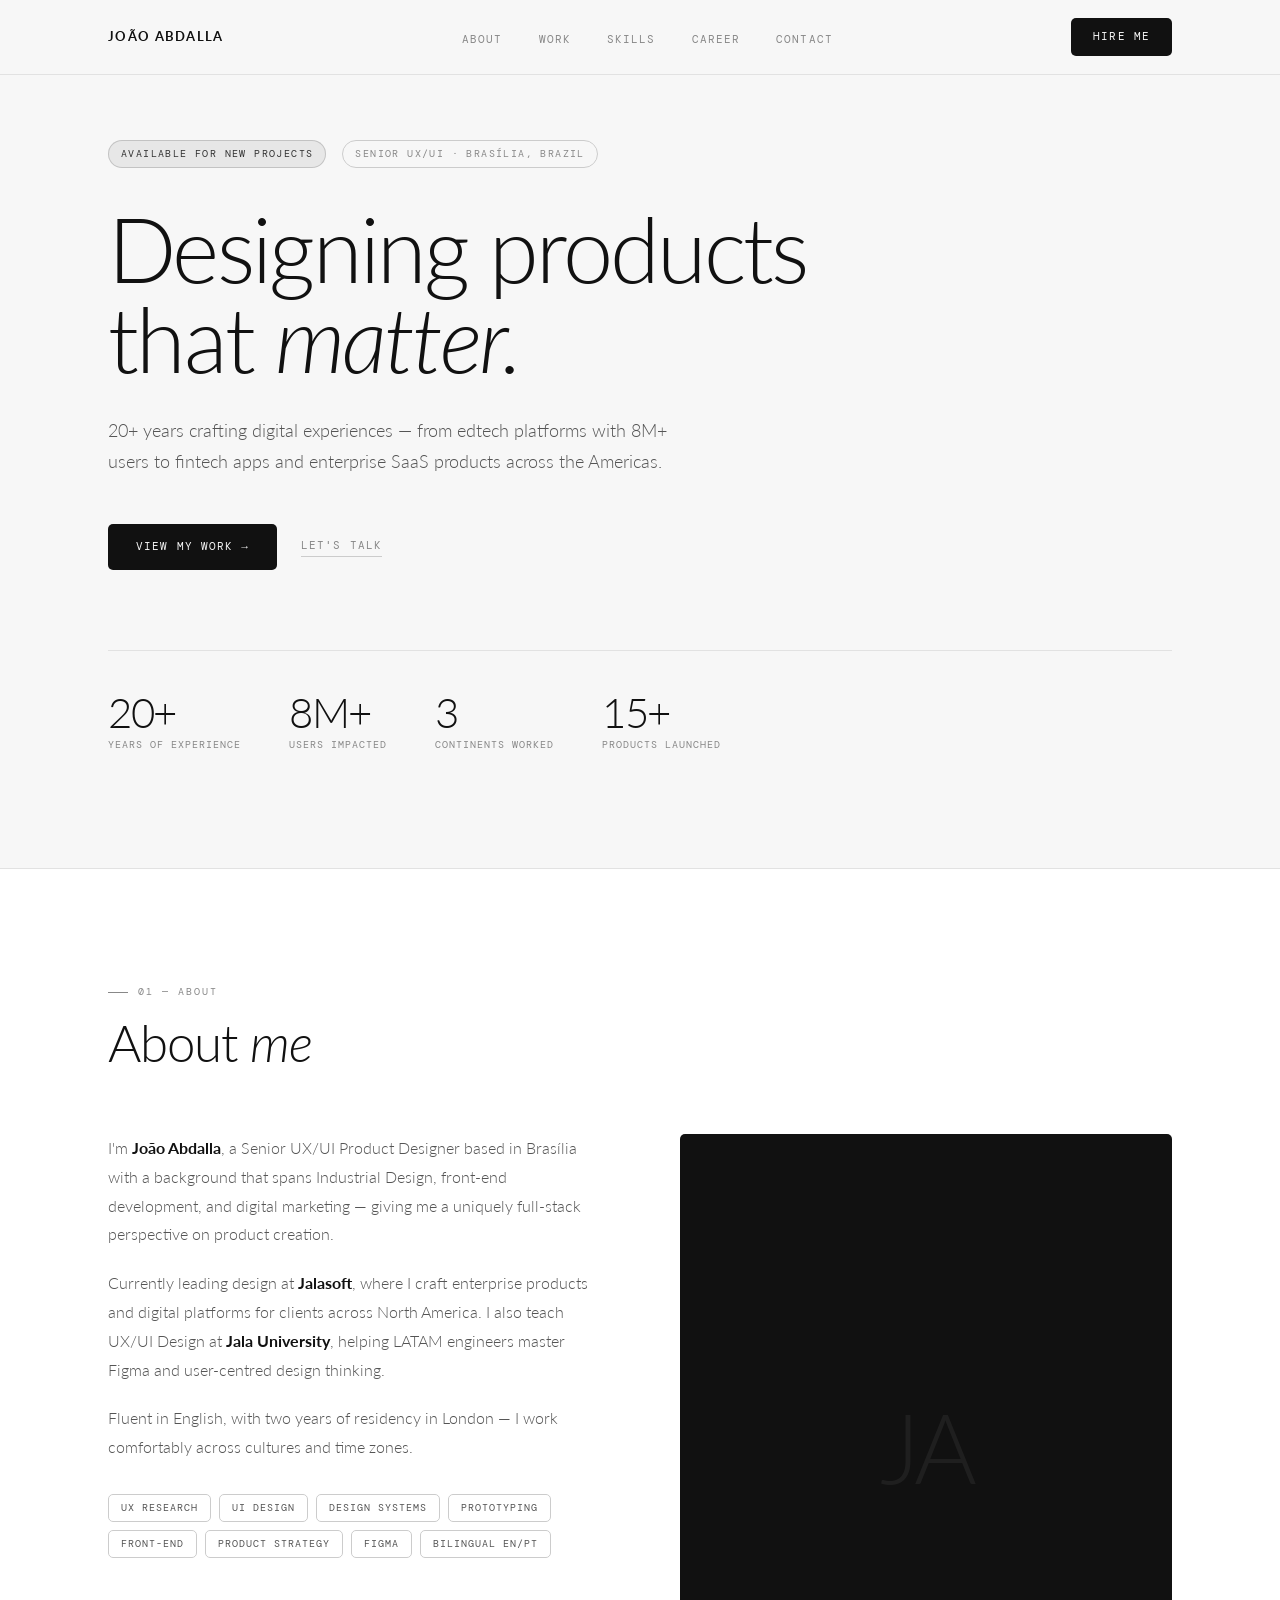
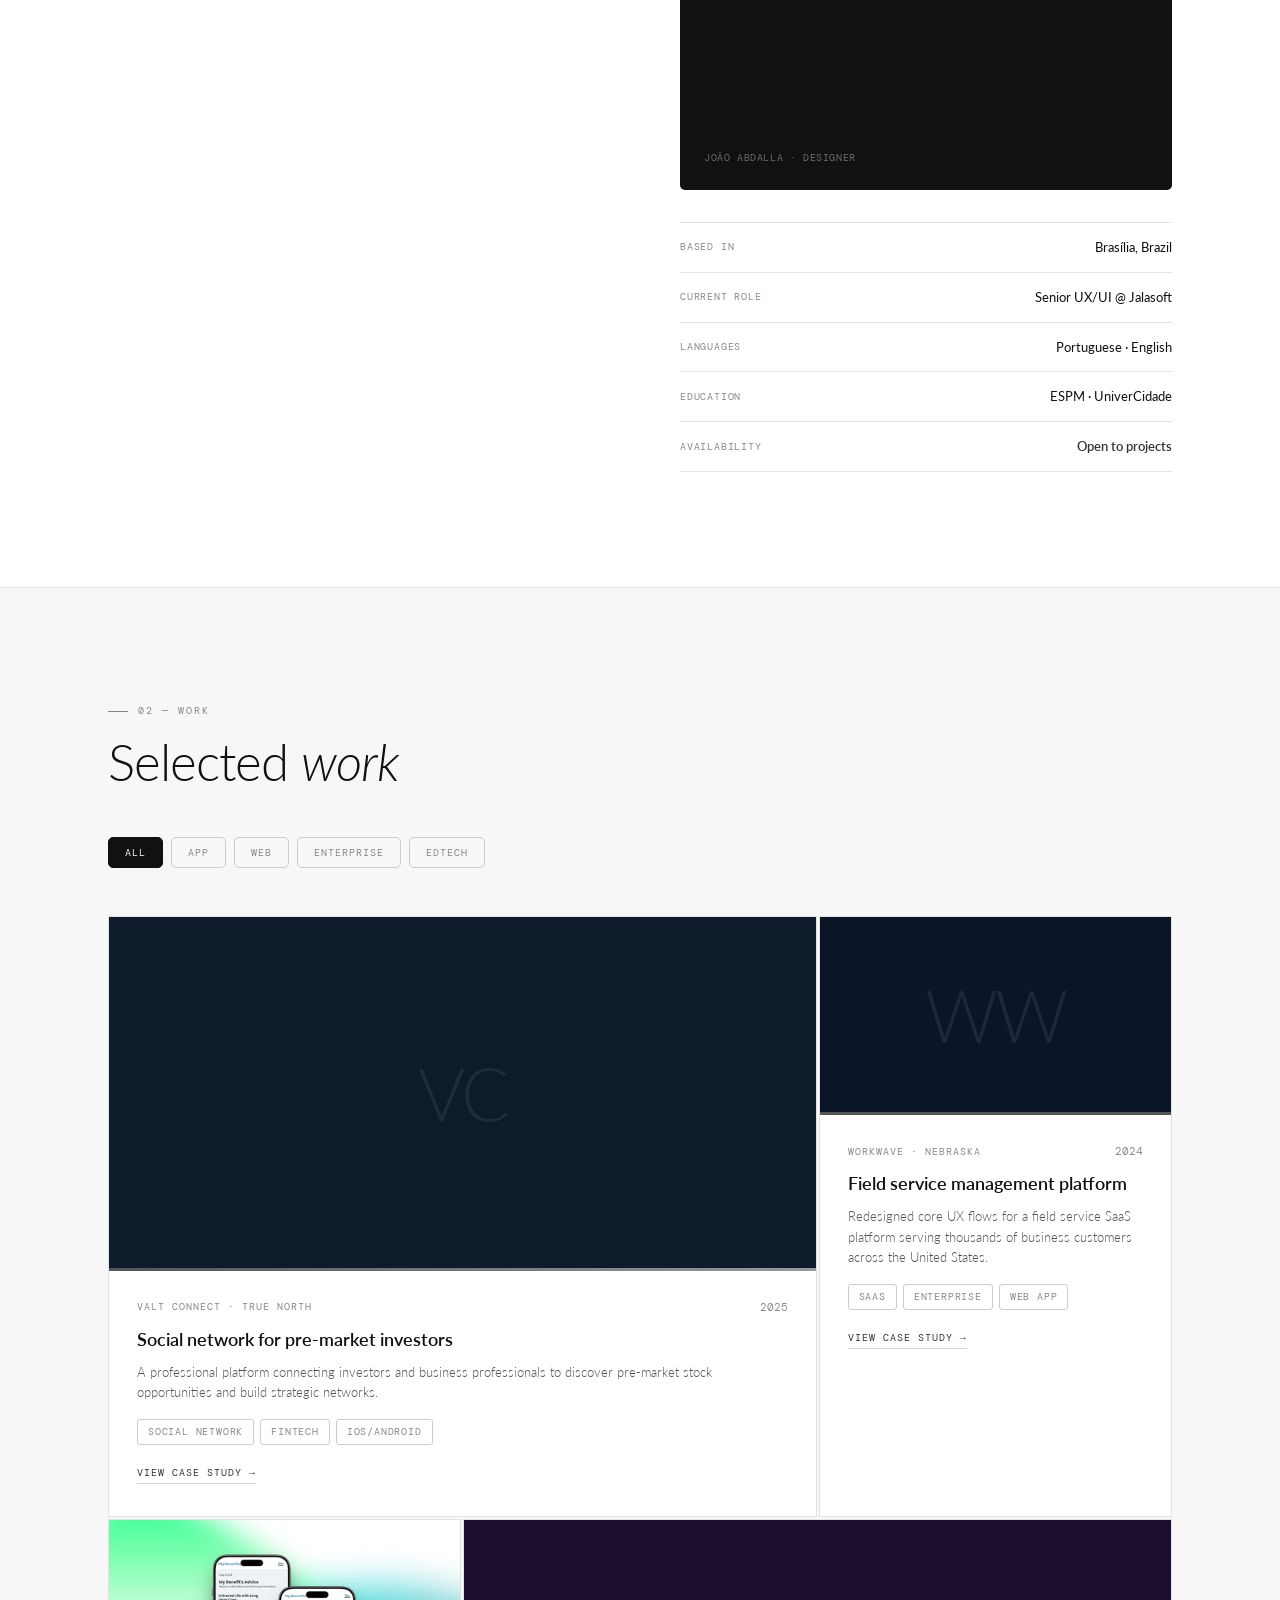
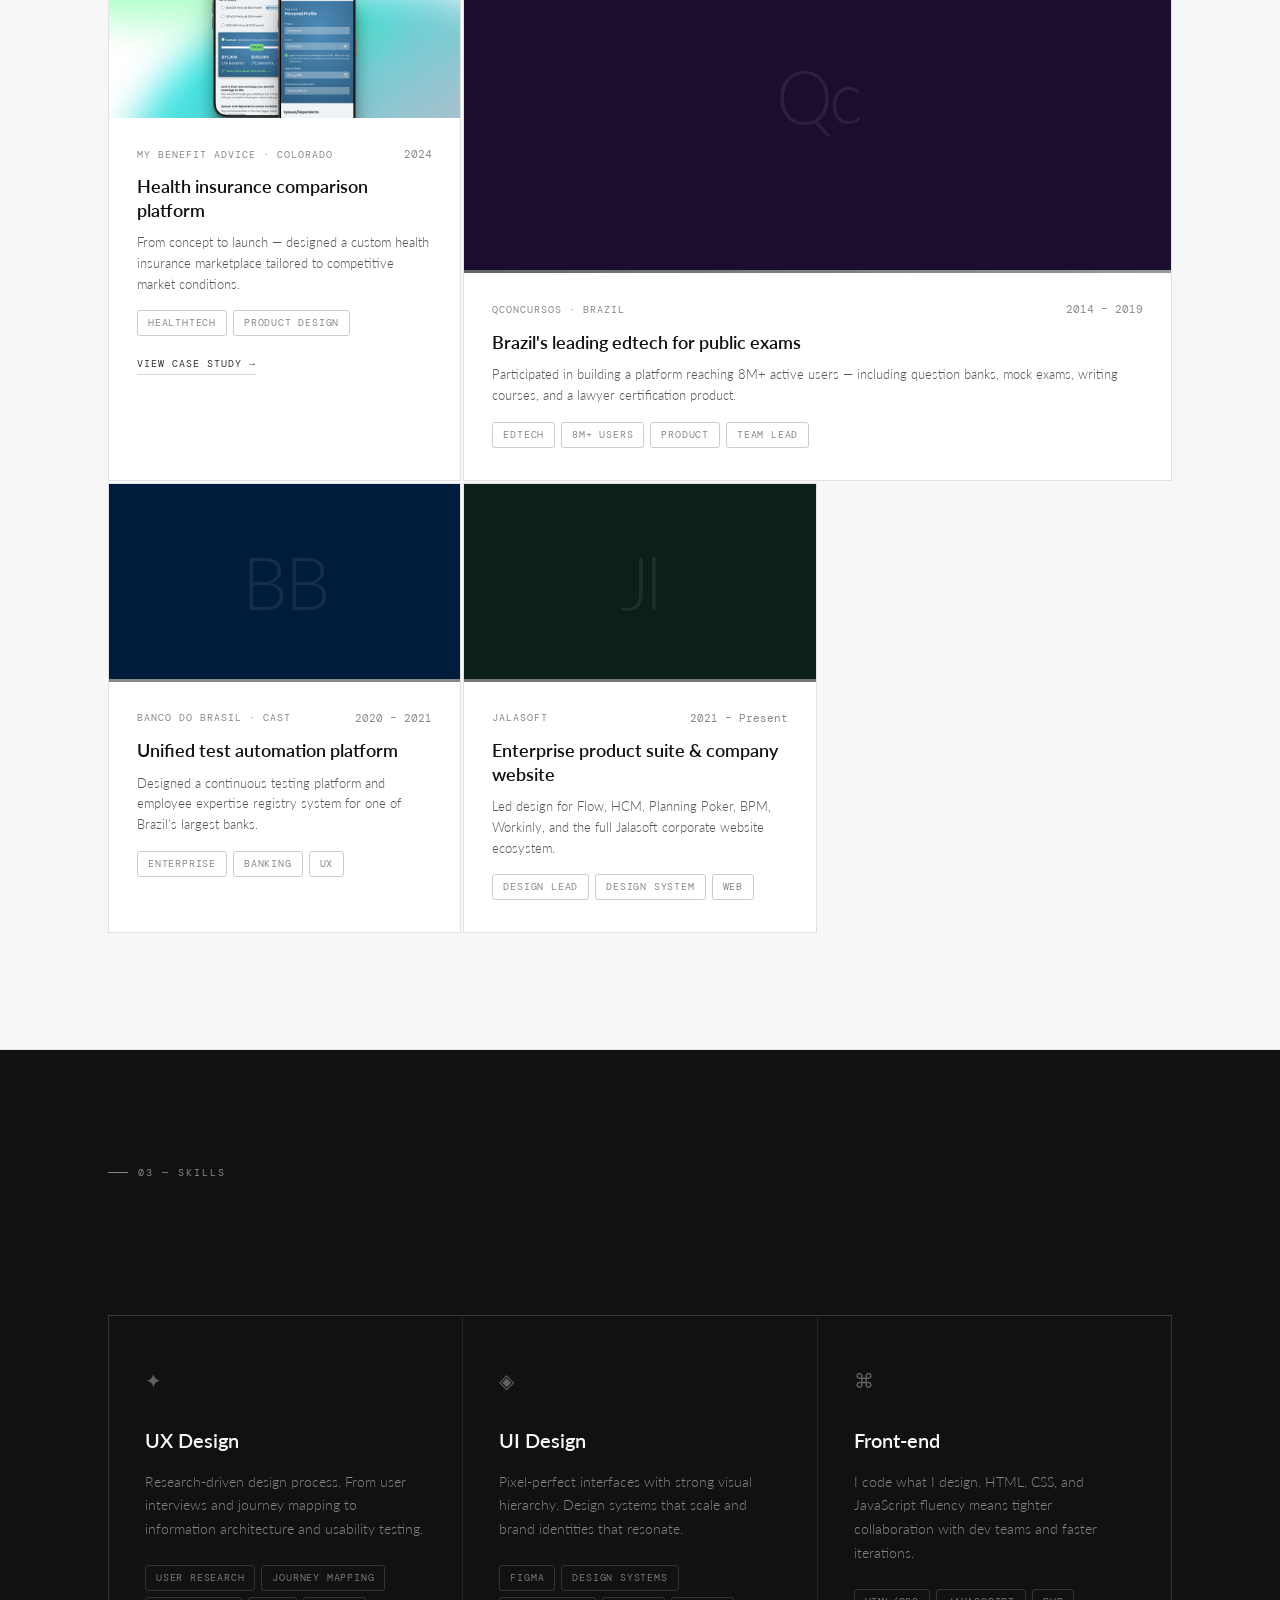
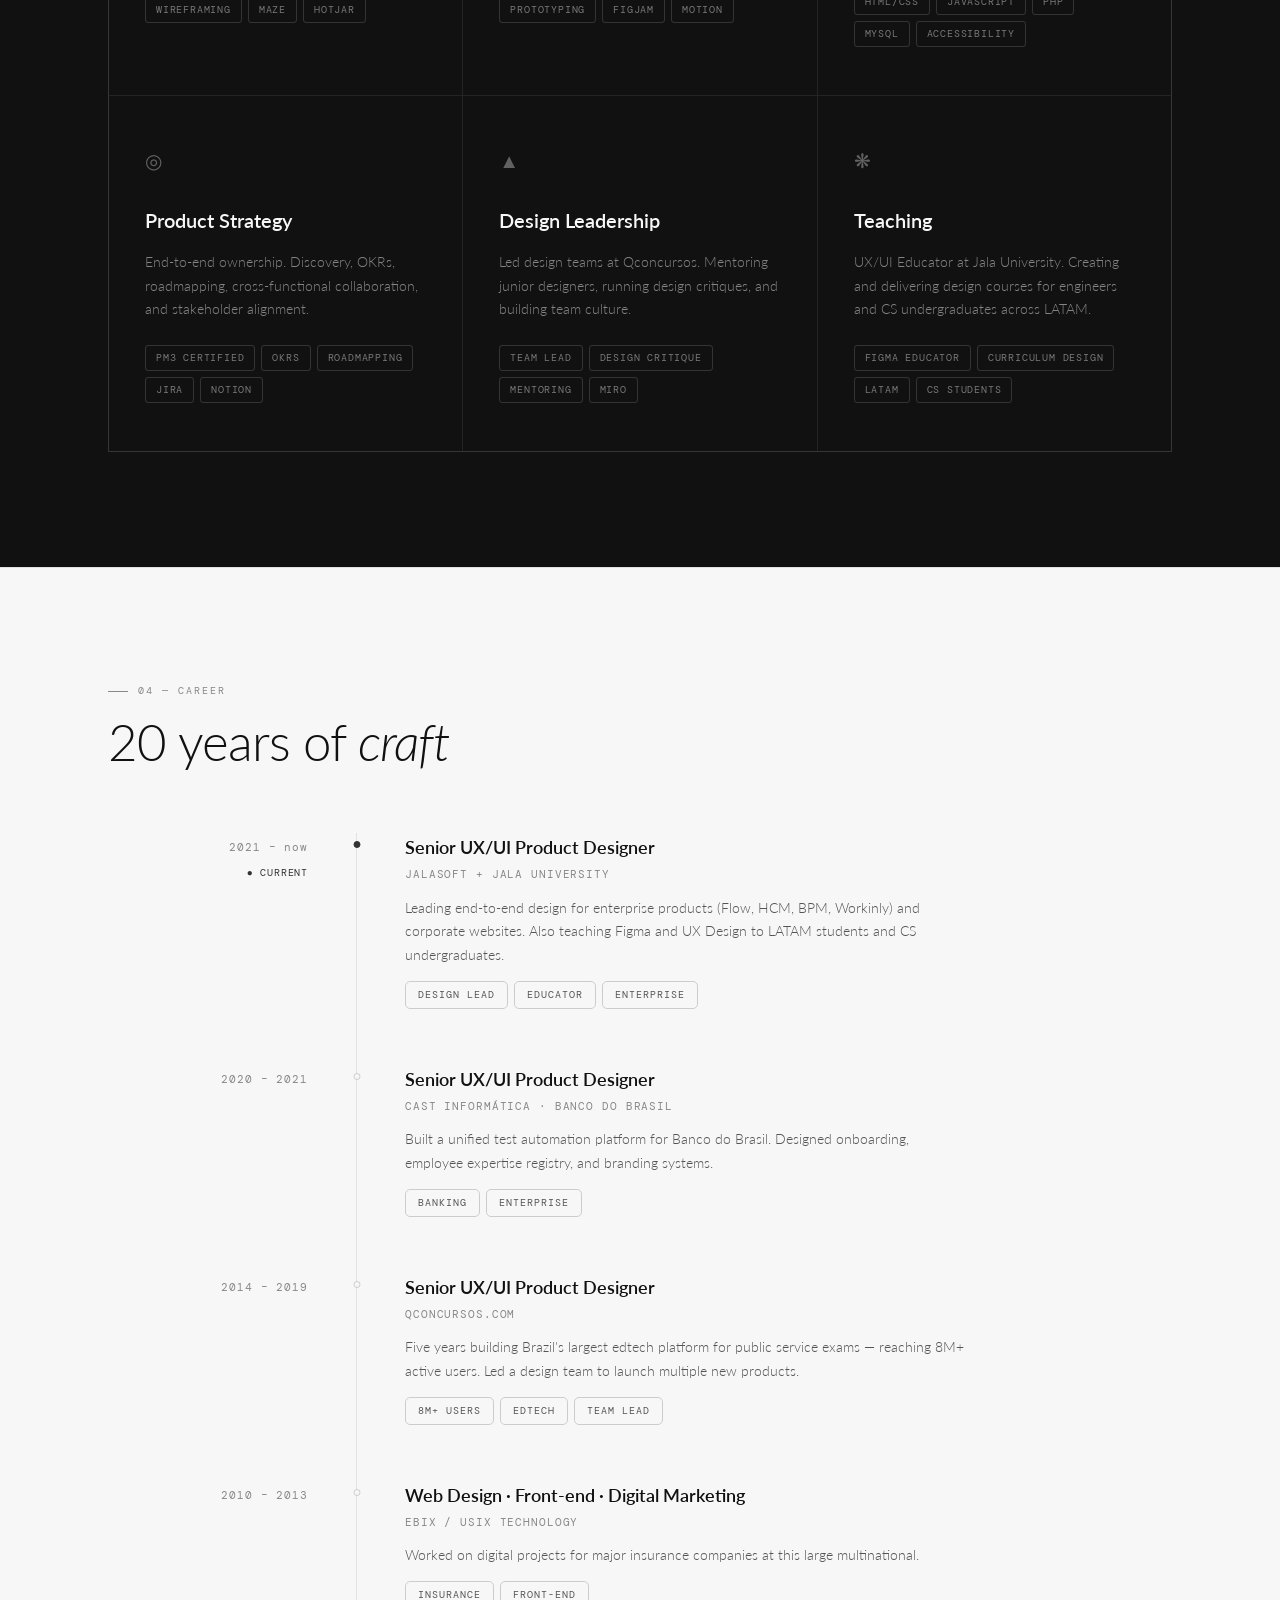
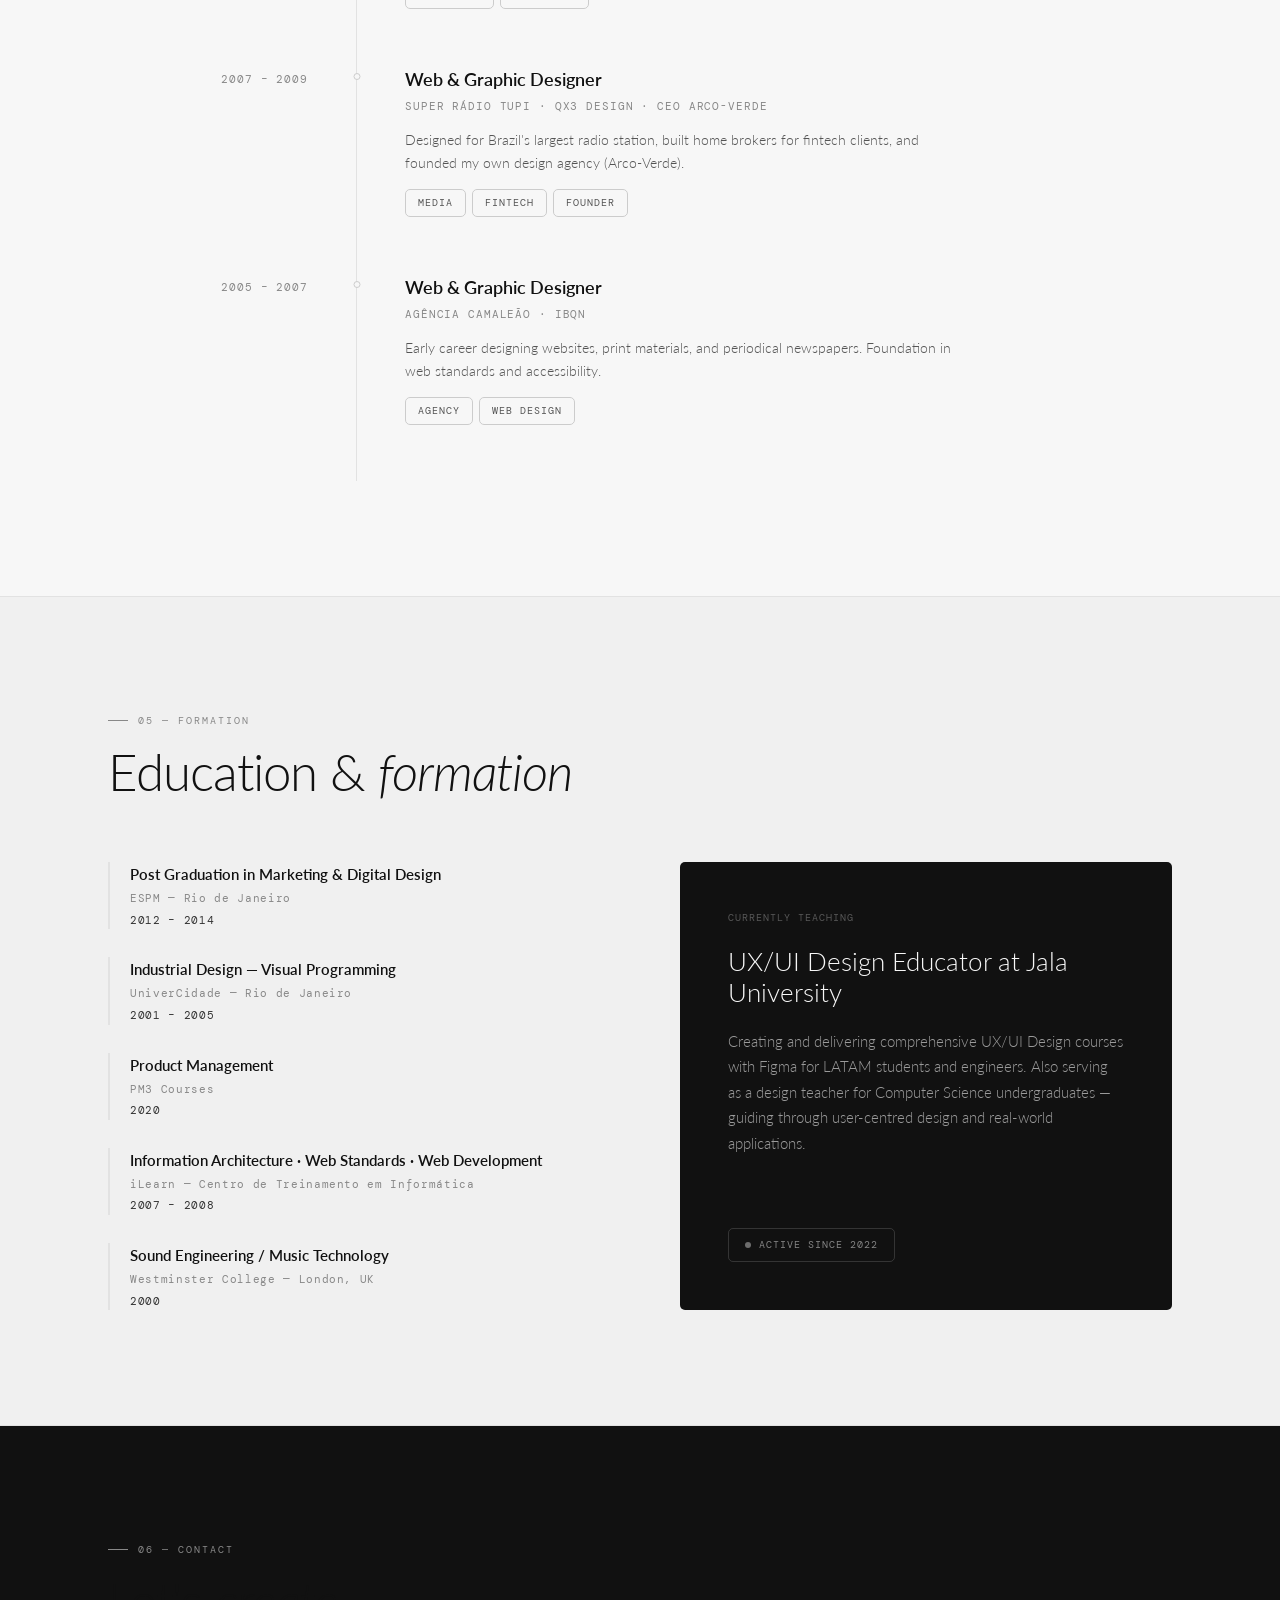
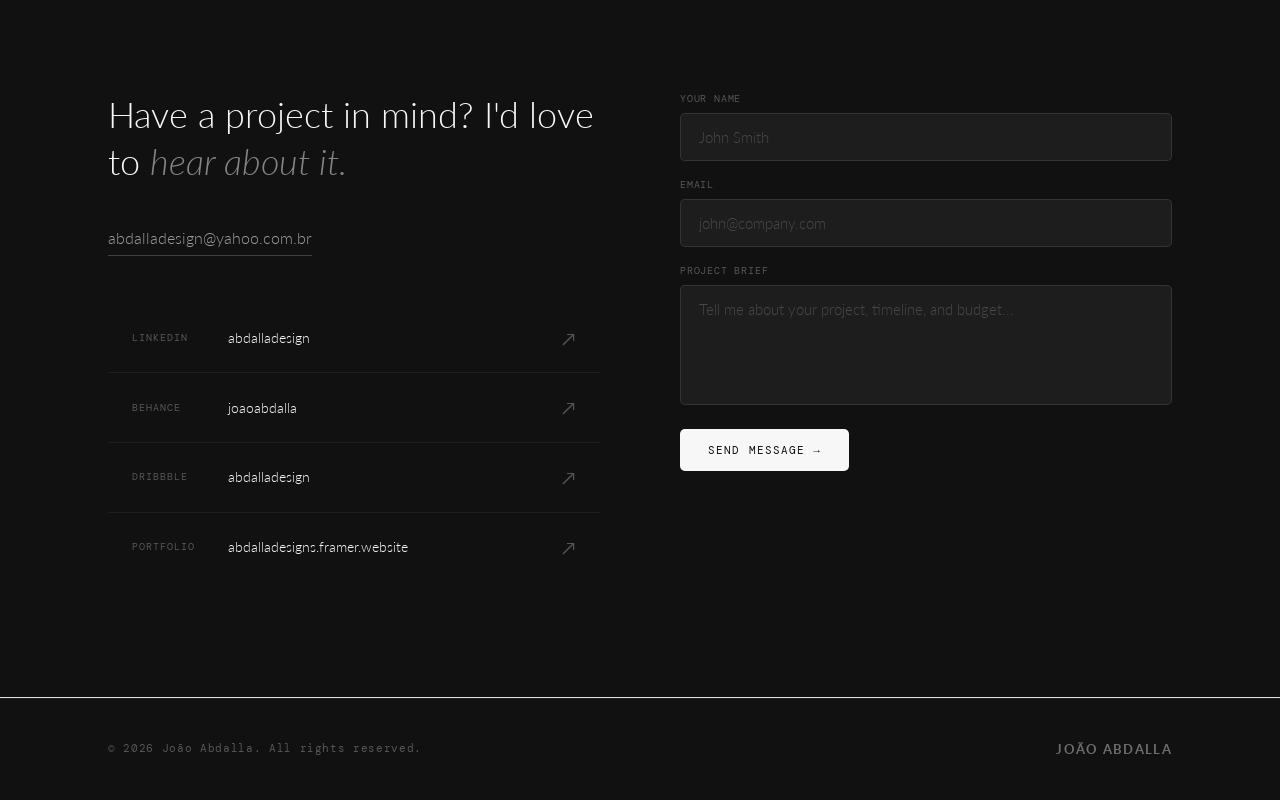
<file: portfolio-v2.html>
<!DOCTYPE html>
<html lang="en">
<head>
<meta charset="UTF-8">
<meta name="viewport" content="width=device-width, initial-scale=1.0">
<title>João Abdalla — Senior UX/UI Product Designer</title>
<link rel="preconnect" href="https://fonts.googleapis.com">
<link rel="preconnect" href="https://fonts.gstatic.com" crossorigin>
<link href="https://fonts.googleapis.com/css2?family=Lato:ital,wght@0,100;0,300;0,400;0,700;0,900;1,100;1,300;1,400;1,700;1,900&family=DM+Mono:wght@300;400&display=swap" rel="stylesheet">
<link rel="stylesheet" href="CSS/main.css">
</head>
<body>

<!-- NAV -->
<nav aria-label="Portfolio navigation">
  <div class="container">
    <a href="#hero" class="nav-logo">João Abdalla</a>
    <ul class="nav-links">
      <li><a href="#about">About</a></li>
      <li><a href="#projects">Work</a></li>
      <li><a href="#expertise">Skills</a></li>
      <li><a href="#timeline">Career</a></li>
      <li><a href="#contact">Contact</a></li>
    </ul>
    <a href="mailto:abdalladesign@yahoo.com.br" class="nav-cta">Hire me</a>
  </div>
</nav>

<!-- HERO -->
<section id="hero">
  <div class="container">
    <div class="hero-eyebrow-row">
      <span class="hero-tag">Available for new projects</span>
      <span class="hero-location">Senior UX/UI · Brasília, Brazil</span>
    </div>

    <h1>Designing products<br>that <em>matter.</em></h1>

    <p class="hero-sub">20+ years crafting digital experiences — from edtech platforms with 8M+ users to fintech apps and enterprise SaaS products across the Americas.</p>

    <div class="hero-actions">
      <a href="#projects" class="btn-primary">View my work →</a>
      <a href="#contact" class="btn-ghost">Let's talk</a>
    </div>

    <div class="hero-stats">
      <div class="stat-item">
        <div class="stat-num">20+</div>
        <div class="stat-desc">Years of experience</div>
      </div>
      <div class="stat-item">
        <div class="stat-num">8M+</div>
        <div class="stat-desc">Users impacted</div>
      </div>
      <div class="stat-item">
        <div class="stat-num">3</div>
        <div class="stat-desc">Continents worked</div>
      </div>
      <div class="stat-item">
        <div class="stat-num">15+</div>
        <div class="stat-desc">Products launched</div>
      </div>
    </div>
  </div>
</section>

<!-- ABOUT -->
<section id="about">
  <div class="container">
    <p class="section-eyebrow">01 — About</p>
    <h2 class="section-title">About <em>me</em></h2>

    <div class="about-grid">
      <div class="about-text reveal">
        <p>I'm <strong>João Abdalla</strong>, a Senior UX/UI Product Designer based in Brasília with a background that spans Industrial Design, front-end development, and digital marketing — giving me a uniquely full-stack perspective on product creation.</p>
        <p>Currently leading design at <strong>Jalasoft</strong>, where I craft enterprise products and digital platforms for clients across North America. I also teach UX/UI Design at <strong>Jala University</strong>, helping LATAM engineers master Figma and user-centred design thinking.</p>
        <p>Fluent in English, with two years of residency in London — I work comfortably across cultures and time zones.</p>

        <div class="about-tags">
          <span class="tag">UX Research</span>
          <span class="tag">UI Design</span>
          <span class="tag">Design Systems</span>
          <span class="tag">Prototyping</span>
          <span class="tag">Front-end</span>
          <span class="tag">Product Strategy</span>
          <span class="tag">Figma</span>
          <span class="tag">Bilingual EN/PT</span>
        </div>
      </div>

      <div class="about-right reveal">
        <div class="about-photo-placeholder">
          <span class="about-photo-caption">João Abdalla · Designer</span>
        </div>

        <div class="info-list">
          <div class="info-row">
            <span class="info-label">Based in</span>
            <span class="info-val">Brasília, Brazil</span>
          </div>
          <div class="info-row">
            <span class="info-label">Current role</span>
            <span class="info-val">Senior UX/UI @ Jalasoft</span>
          </div>
          <div class="info-row">
            <span class="info-label">Languages</span>
            <span class="info-val">Portuguese · English</span>
          </div>
          <div class="info-row">
            <span class="info-label">Education</span>
            <span class="info-val">ESPM · UniverCidade</span>
          </div>
          <div class="info-row">
            <span class="info-label">Availability</span>
            <span class="info-val available">Open to projects</span>
          </div>
        </div>
      </div>
    </div>
  </div>
</section>

<!-- PROJECTS -->
<section id="projects">
  <div class="container">
    <p class="section-eyebrow">02 — Work</p>
    <h2 class="section-title">Selected <em>work</em></h2>

    <div class="filter-bar">
      <button class="filter-btn active" data-filter="all">All</button>
      <button class="filter-btn" data-filter="app">App</button>
      <button class="filter-btn" data-filter="web">Web</button>
      <button class="filter-btn" data-filter="enterprise">Enterprise</button>
      <button class="filter-btn" data-filter="edtech">Edtech</button>
    </div>

    <div class="projects-grid">
      <a href="cases/case-study-vault-network.html" class="project-card reveal" data-tags="app,fintech">
        <div class="project-img" style="background: #0D1B2A;">
          <div class="project-img-inner" style="color: rgba(255,255,255,0.08);">VC</div>
          <div class="project-accent" style="background: linear-gradient(90deg, #555, #999);"></div>
        </div>
        <div class="project-info">
          <div class="project-meta">
            <span class="project-company">Valt Connect · True North</span>
            <span class="project-year">2025</span>
          </div>
          <h3 class="project-title">Social network for pre-market investors</h3>
          <p class="project-desc">A professional platform connecting investors and business professionals to discover pre-market stock opportunities and build strategic networks.</p>
          <div class="project-tags">
            <span class="project-tag">Social Network</span>
            <span class="project-tag">Fintech</span>
            <span class="project-tag">iOS/Android</span>
          </div>
          <span class="project-case-link">View case study →</span>
        </div>
      </a>

      <a href="cases/case-study-winteam-kiosk.html" class="project-card reveal" data-tags="enterprise,web">
        <div class="project-img" style="background: #0A1628;">
          <div class="project-img-inner" style="color: rgba(255,255,255,0.08);">WW</div>
          <div class="project-accent" style="background: #555;"></div>
        </div>
        <div class="project-info">
          <div class="project-meta">
            <span class="project-company">WorkWave · Nebraska</span>
            <span class="project-year">2024</span>
          </div>
          <h3 class="project-title">Field service management platform</h3>
          <p class="project-desc">Redesigned core UX flows for a field service SaaS platform serving thousands of business customers across the United States.</p>
          <div class="project-tags">
            <span class="project-tag">SaaS</span>
            <span class="project-tag">Enterprise</span>
            <span class="project-tag">Web App</span>
          </div>
          <span class="project-case-link">View case study →</span>
        </div>
      </a>

      <a href="cases/case-study-mba-benefits.html" class="project-card reveal" data-tags="app,web">
        <div class="project-img mba-img">
          <img src="img/mba/595shots_so.png" alt="My Benefit Advice — mobile interface" class="mba-mobile">
        </div>
        <div class="project-info">
          <div class="project-meta">
            <span class="project-company">My Benefit Advice · Colorado</span>
            <span class="project-year">2024</span>
          </div>
          <h3 class="project-title">Health insurance comparison platform</h3>
          <p class="project-desc">From concept to launch — designed a custom health insurance marketplace tailored to competitive market conditions.</p>
          <div class="project-tags">
            <span class="project-tag">Healthtech</span>
            <span class="project-tag">Product Design</span>
          </div>
          <span class="project-case-link">View case study →</span>
        </div>
      </a>

      <div class="project-card reveal" data-tags="edtech,web,app">
        <div class="project-img" style="background: #1A0D2E;">
          <div class="project-img-inner" style="color: rgba(255,255,255,0.08);">Qc</div>
          <div class="project-accent" style="background: linear-gradient(90deg, #666, #999);"></div>
        </div>
        <div class="project-info">
          <div class="project-meta">
            <span class="project-company">Qconcursos · Brazil</span>
            <span class="project-year">2014 – 2019</span>
          </div>
          <h3 class="project-title">Brazil's leading edtech for public exams</h3>
          <p class="project-desc">Participated in building a platform reaching 8M+ active users — including question banks, mock exams, writing courses, and a lawyer certification product.</p>
          <div class="project-tags">
            <span class="project-tag">Edtech</span>
            <span class="project-tag">8M+ Users</span>
            <span class="project-tag">Product</span>
            <span class="project-tag">Team Lead</span>
          </div>
        </div>
      </div>

      <div class="project-card reveal" data-tags="enterprise">
        <div class="project-img" style="background: #001C3D;">
          <div class="project-img-inner" style="color: rgba(255,255,255,0.08);">BB</div>
          <div class="project-accent" style="background: #888;"></div>
        </div>
        <div class="project-info">
          <div class="project-meta">
            <span class="project-company">Banco do Brasil · Cast</span>
            <span class="project-year">2020 – 2021</span>
          </div>
          <h3 class="project-title">Unified test automation platform</h3>
          <p class="project-desc">Designed a continuous testing platform and employee expertise registry system for one of Brazil's largest banks.</p>
          <div class="project-tags">
            <span class="project-tag">Enterprise</span>
            <span class="project-tag">Banking</span>
            <span class="project-tag">UX</span>
          </div>
        </div>
      </div>

      <div class="project-card reveal" data-tags="web,enterprise">
        <div class="project-img" style="background: #0D1F1A;">
          <div class="project-img-inner" style="color: rgba(255,255,255,0.08);">Jl</div>
          <div class="project-accent" style="background: #777;"></div>
        </div>
        <div class="project-info">
          <div class="project-meta">
            <span class="project-company">Jalasoft</span>
            <span class="project-year">2021 – Present</span>
          </div>
          <h3 class="project-title">Enterprise product suite & company website</h3>
          <p class="project-desc">Led design for Flow, HCM, Planning Poker, BPM, Workinly, and the full Jalasoft corporate website ecosystem.</p>
          <div class="project-tags">
            <span class="project-tag">Design Lead</span>
            <span class="project-tag">Design System</span>
            <span class="project-tag">Web</span>
          </div>
        </div>
      </div>
    </div>
  </div>
</section>

<!-- EXPERTISE -->
<section id="expertise">
  <div class="container">
    <p class="section-eyebrow">03 — Skills</p>
    <h2 class="section-title">My <em>expertise</em></h2>

    <div class="expertise-grid">
      <div class="expertise-card reveal">
        <span class="expertise-icon">✦</span>
        <h3 class="expertise-title">UX Design</h3>
        <p class="expertise-desc">Research-driven design process. From user interviews and journey mapping to information architecture and usability testing.</p>
        <div class="expertise-tools">
          <span class="tool-tag">User Research</span>
          <span class="tool-tag">Journey Mapping</span>
          <span class="tool-tag">Wireframing</span>
          <span class="tool-tag">Maze</span>
          <span class="tool-tag">Hotjar</span>
        </div>
      </div>

      <div class="expertise-card reveal">
        <span class="expertise-icon">◈</span>
        <h3 class="expertise-title">UI Design</h3>
        <p class="expertise-desc">Pixel-perfect interfaces with strong visual hierarchy. Design systems that scale and brand identities that resonate.</p>
        <div class="expertise-tools">
          <span class="tool-tag">Figma</span>
          <span class="tool-tag">Design Systems</span>
          <span class="tool-tag">Prototyping</span>
          <span class="tool-tag">FigJam</span>
          <span class="tool-tag">Motion</span>
        </div>
      </div>

      <div class="expertise-card reveal">
        <span class="expertise-icon">⌘</span>
        <h3 class="expertise-title">Front-end</h3>
        <p class="expertise-desc">I code what I design. HTML, CSS, and JavaScript fluency means tighter collaboration with dev teams and faster iterations.</p>
        <div class="expertise-tools">
          <span class="tool-tag">HTML/CSS</span>
          <span class="tool-tag">JavaScript</span>
          <span class="tool-tag">PHP</span>
          <span class="tool-tag">MySQL</span>
          <span class="tool-tag">Accessibility</span>
        </div>
      </div>

      <div class="expertise-card reveal">
        <span class="expertise-icon">◎</span>
        <h3 class="expertise-title">Product Strategy</h3>
        <p class="expertise-desc">End-to-end ownership. Discovery, OKRs, roadmapping, cross-functional collaboration, and stakeholder alignment.</p>
        <div class="expertise-tools">
          <span class="tool-tag">PM3 Certified</span>
          <span class="tool-tag">OKRs</span>
          <span class="tool-tag">Roadmapping</span>
          <span class="tool-tag">Jira</span>
          <span class="tool-tag">Notion</span>
        </div>
      </div>

      <div class="expertise-card reveal">
        <span class="expertise-icon">▲</span>
        <h3 class="expertise-title">Design Leadership</h3>
        <p class="expertise-desc">Led design teams at Qconcursos. Mentoring junior designers, running design critiques, and building team culture.</p>
        <div class="expertise-tools">
          <span class="tool-tag">Team Lead</span>
          <span class="tool-tag">Design Critique</span>
          <span class="tool-tag">Mentoring</span>
          <span class="tool-tag">Miro</span>
        </div>
      </div>

      <div class="expertise-card reveal">
        <span class="expertise-icon">❋</span>
        <h3 class="expertise-title">Teaching</h3>
        <p class="expertise-desc">UX/UI Educator at Jala University. Creating and delivering design courses for engineers and CS undergraduates across LATAM.</p>
        <div class="expertise-tools">
          <span class="tool-tag">Figma Educator</span>
          <span class="tool-tag">Curriculum Design</span>
          <span class="tool-tag">LATAM</span>
          <span class="tool-tag">CS Students</span>
        </div>
      </div>
    </div>
  </div>
</section>

<!-- TIMELINE -->
<section id="timeline">
  <div class="container">
    <p class="section-eyebrow">04 — Career</p>
    <h2 class="section-title">20 years of <em>craft</em></h2>

    <div class="timeline-container">
      <div class="tl-item reveal">
        <div class="tl-date-col">
          <span class="tl-period">2021 – now</span>
          <span class="tl-current">● Current</span>
        </div>
        <div class="tl-spine"><div class="tl-dot active"></div></div>
        <div class="tl-content-col">
          <div class="tl-role">Senior UX/UI Product Designer</div>
          <div class="tl-company">Jalasoft + Jala University</div>
          <p class="tl-desc">Leading end-to-end design for enterprise products (Flow, HCM, BPM, Workinly) and corporate websites. Also teaching Figma and UX Design to LATAM students and CS undergraduates.</p>
          <div class="tl-tags">
            <span class="tag">Design Lead</span><span class="tag">Educator</span><span class="tag">Enterprise</span>
          </div>
        </div>
      </div>

      <div class="tl-item reveal">
        <div class="tl-date-col"><span class="tl-period">2020 – 2021</span></div>
        <div class="tl-spine"><div class="tl-dot"></div></div>
        <div class="tl-content-col">
          <div class="tl-role">Senior UX/UI Product Designer</div>
          <div class="tl-company">Cast Informática · Banco do Brasil</div>
          <p class="tl-desc">Built a unified test automation platform for Banco do Brasil. Designed onboarding, employee expertise registry, and branding systems.</p>
          <div class="tl-tags"><span class="tag">Banking</span><span class="tag">Enterprise</span></div>
        </div>
      </div>

      <div class="tl-item reveal">
        <div class="tl-date-col"><span class="tl-period">2014 – 2019</span></div>
        <div class="tl-spine"><div class="tl-dot"></div></div>
        <div class="tl-content-col">
          <div class="tl-role">Senior UX/UI Product Designer</div>
          <div class="tl-company">Qconcursos.com</div>
          <p class="tl-desc">Five years building Brazil's largest edtech platform for public service exams — reaching 8M+ active users. Led a design team to launch multiple new products.</p>
          <div class="tl-tags"><span class="tag">8M+ Users</span><span class="tag">Edtech</span><span class="tag">Team Lead</span></div>
        </div>
      </div>

      <div class="tl-item reveal">
        <div class="tl-date-col"><span class="tl-period">2010 – 2013</span></div>
        <div class="tl-spine"><div class="tl-dot"></div></div>
        <div class="tl-content-col">
          <div class="tl-role">Web Design · Front-end · Digital Marketing</div>
          <div class="tl-company">Ebix / Usix Technology</div>
          <p class="tl-desc">Worked on digital projects for major insurance companies at this large multinational.</p>
          <div class="tl-tags"><span class="tag">Insurance</span><span class="tag">Front-end</span></div>
        </div>
      </div>

      <div class="tl-item reveal">
        <div class="tl-date-col"><span class="tl-period">2007 – 2009</span></div>
        <div class="tl-spine"><div class="tl-dot"></div></div>
        <div class="tl-content-col">
          <div class="tl-role">Web & Graphic Designer</div>
          <div class="tl-company">Super Rádio Tupi · Qx3 Design · CEO Arco-Verde</div>
          <p class="tl-desc">Designed for Brazil's largest radio station, built home brokers for fintech clients, and founded my own design agency (Arco-Verde).</p>
          <div class="tl-tags"><span class="tag">Media</span><span class="tag">Fintech</span><span class="tag">Founder</span></div>
        </div>
      </div>

      <div class="tl-item reveal">
        <div class="tl-date-col"><span class="tl-period">2005 – 2007</span></div>
        <div class="tl-spine"><div class="tl-dot"></div></div>
        <div class="tl-content-col">
          <div class="tl-role">Web & Graphic Designer</div>
          <div class="tl-company">Agência Camaleão · IBQN</div>
          <p class="tl-desc">Early career designing websites, print materials, and periodical newspapers. Foundation in web standards and accessibility.</p>
          <div class="tl-tags"><span class="tag">Agency</span><span class="tag">Web Design</span></div>
        </div>
      </div>
    </div>
  </div>
</section>

<!-- EDUCATION -->
<section id="education">
  <div class="container">
    <p class="section-eyebrow">05 — Formation</p>
    <h2 class="section-title">Education &amp; <em>formation</em></h2>

    <div class="edu-grid">
      <div>
        <div class="edu-list">
          <div class="edu-item reveal">
            <div class="edu-degree">Post Graduation in Marketing &amp; Digital Design</div>
            <div class="edu-school">ESPM — Rio de Janeiro</div>
            <div class="edu-year">2012 – 2014</div>
          </div>
          <div class="edu-item reveal">
            <div class="edu-degree">Industrial Design — Visual Programming</div>
            <div class="edu-school">UniverCidade — Rio de Janeiro</div>
            <div class="edu-year">2001 – 2005</div>
          </div>
          <div class="edu-item reveal">
            <div class="edu-degree">Product Management</div>
            <div class="edu-school">PM3 Courses</div>
            <div class="edu-year">2020</div>
          </div>
          <div class="edu-item reveal">
            <div class="edu-degree">Information Architecture · Web Standards · Web Development</div>
            <div class="edu-school">iLearn — Centro de Treinamento em Informática</div>
            <div class="edu-year">2007 – 2008</div>
          </div>
          <div class="edu-item reveal">
            <div class="edu-degree">Sound Engineering / Music Technology</div>
            <div class="edu-school">Westminster College — London, UK</div>
            <div class="edu-year">2000</div>
          </div>
        </div>
      </div>

      <div class="reveal">
        <div class="teaching-card">
          <div>
            <div class="teaching-label">Currently teaching</div>
            <div class="teaching-title">UX/UI Design Educator at Jala University</div>
            <p class="teaching-desc">Creating and delivering comprehensive UX/UI Design courses with Figma for LATAM students and engineers. Also serving as a design teacher for Computer Science undergraduates — guiding through user-centred design and real-world applications.</p>
          </div>
          <div>
            <span class="teaching-badge">Active since 2022</span>
          </div>
        </div>
      </div>
    </div>
  </div>
</section>

<!-- CONTACT -->
<section id="contact">
  <div class="container">
    <p class="section-eyebrow">06 — Contact</p>
    <h2 class="section-title">Let's <em>create</em></h2>

    <div class="contact-grid">
      <div>
        <p class="contact-intro">Have a project in mind? I'd love to <em>hear about it.</em></p>
        <a href="mailto:abdalladesign@yahoo.com.br" class="contact-email">abdalladesign@yahoo.com.br</a>

        <div class="social-grid">
          <a href="https://www.linkedin.com/in/abdalladesign/" class="social-item" target="_blank" rel="noopener">
            <div class="social-left">
              <span class="social-platform">LinkedIn</span>
              <span class="social-handle">abdalladesign</span>
            </div>
            <span class="social-arrow">↗</span>
          </a>
          <a href="https://www.behance.net/joaoabdalla" class="social-item" target="_blank" rel="noopener">
            <div class="social-left">
              <span class="social-platform">Behance</span>
              <span class="social-handle">joaoabdalla</span>
            </div>
            <span class="social-arrow">↗</span>
          </a>
          <a href="https://dribbble.com/abdalladesign" class="social-item" target="_blank" rel="noopener">
            <div class="social-left">
              <span class="social-platform">Dribbble</span>
              <span class="social-handle">abdalladesign</span>
            </div>
            <span class="social-arrow">↗</span>
          </a>
          <a href="https://abdalladesigns.framer.website/" class="social-item" target="_blank" rel="noopener">
            <div class="social-left">
              <span class="social-platform">Portfolio</span>
              <span class="social-handle">abdalladesigns.framer.website</span>
            </div>
            <span class="social-arrow">↗</span>
          </a>
        </div>
      </div>

      <div class="contact-form-side reveal">
        <div class="form-group">
          <label>Your name</label>
          <input type="text" placeholder="John Smith">
        </div>
        <div class="form-group">
          <label>Email</label>
          <input type="email" placeholder="john@company.com">
        </div>
        <div class="form-group">
          <label>Project brief</label>
          <textarea rows="5" placeholder="Tell me about your project, timeline, and budget..."></textarea>
        </div>
        <button class="form-submit">Send message →</button>
      </div>
    </div>
  </div>
</section>

<!-- FOOTER -->
<footer>
  <div class="container">
    <span class="footer-copy">© 2026 João Abdalla. All rights reserved.</span>
    <a href="#hero" class="footer-logo">João Abdalla</a>
  </div>
</footer>

<script>
  // Filter projects
  document.querySelectorAll('.filter-btn').forEach(btn => {
    btn.addEventListener('click', () => {
      document.querySelectorAll('.filter-btn').forEach(b => b.classList.remove('active'));
      btn.classList.add('active');
      const filter = btn.dataset.filter;
      document.querySelectorAll('.project-card').forEach(card => {
        const tags = card.dataset.tags || '';
        if (filter === 'all' || tags.includes(filter)) {
          card.style.opacity = '1';
          card.style.transform = 'scale(1)';
        } else {
          card.style.opacity = '0.25';
          card.style.transform = 'scale(0.97)';
        }
        card.style.transition = 'opacity 0.3s, transform 0.3s';
      });
    });
  });

  // Scroll reveal
  const observer = new IntersectionObserver((entries) => {
    entries.forEach(entry => {
      if (entry.isIntersecting) {
        entry.target.classList.add('visible');
      }
    });
  }, { threshold: 0.1 });

  document.querySelectorAll('.reveal').forEach(el => observer.observe(el));

  // Nav shrink on scroll
  window.addEventListener('scroll', () => {
    const nav = document.querySelector('nav');
    nav.style.padding = window.scrollY > 60 ? '12px 0' : '18px 0';
  });

  // Form submit
  document.querySelector('.form-submit').addEventListener('click', () => {
    const btn = document.querySelector('.form-submit');
    btn.textContent = 'Message sent ✓';
    btn.style.background = 'rgba(247,247,247,0.7)';
    setTimeout(() => {
      btn.textContent = 'Send message →';
      btn.style.background = '';
    }, 3000);
  });
</script>

</body>
</html>
</file>
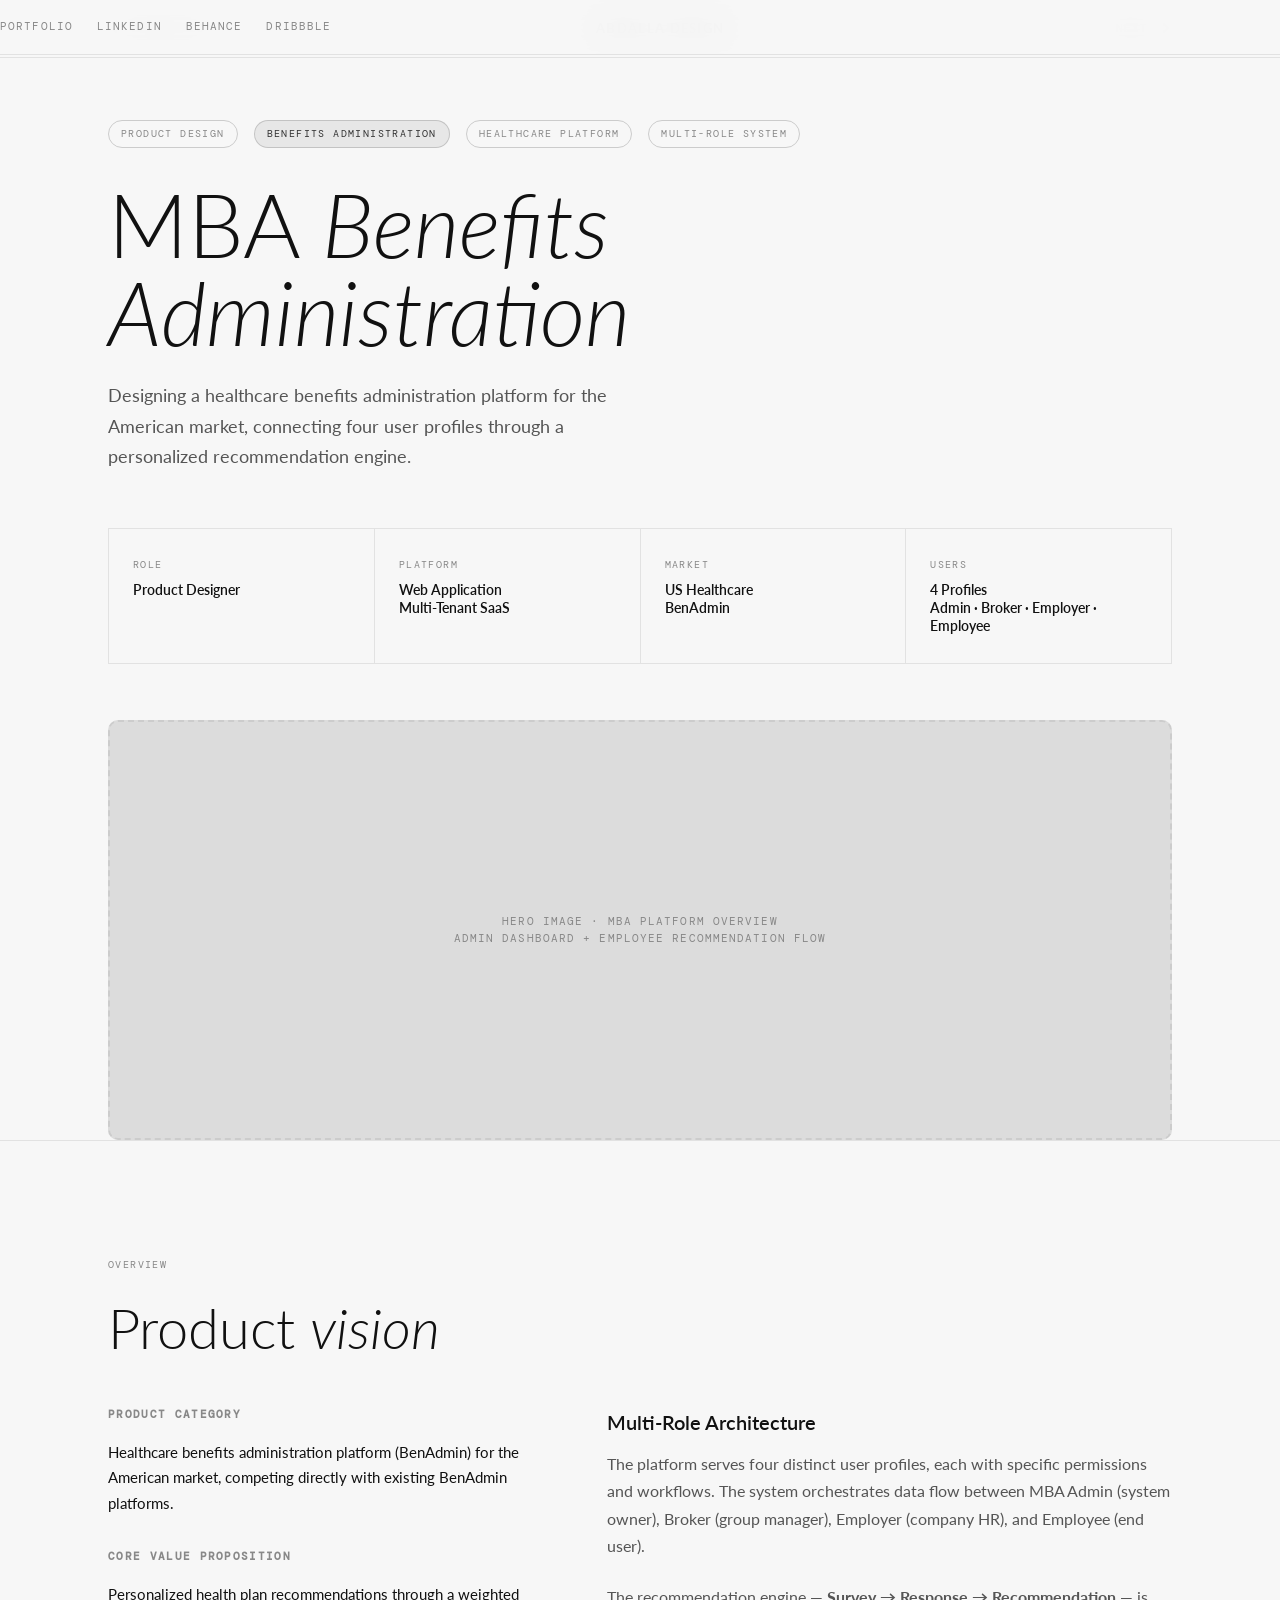
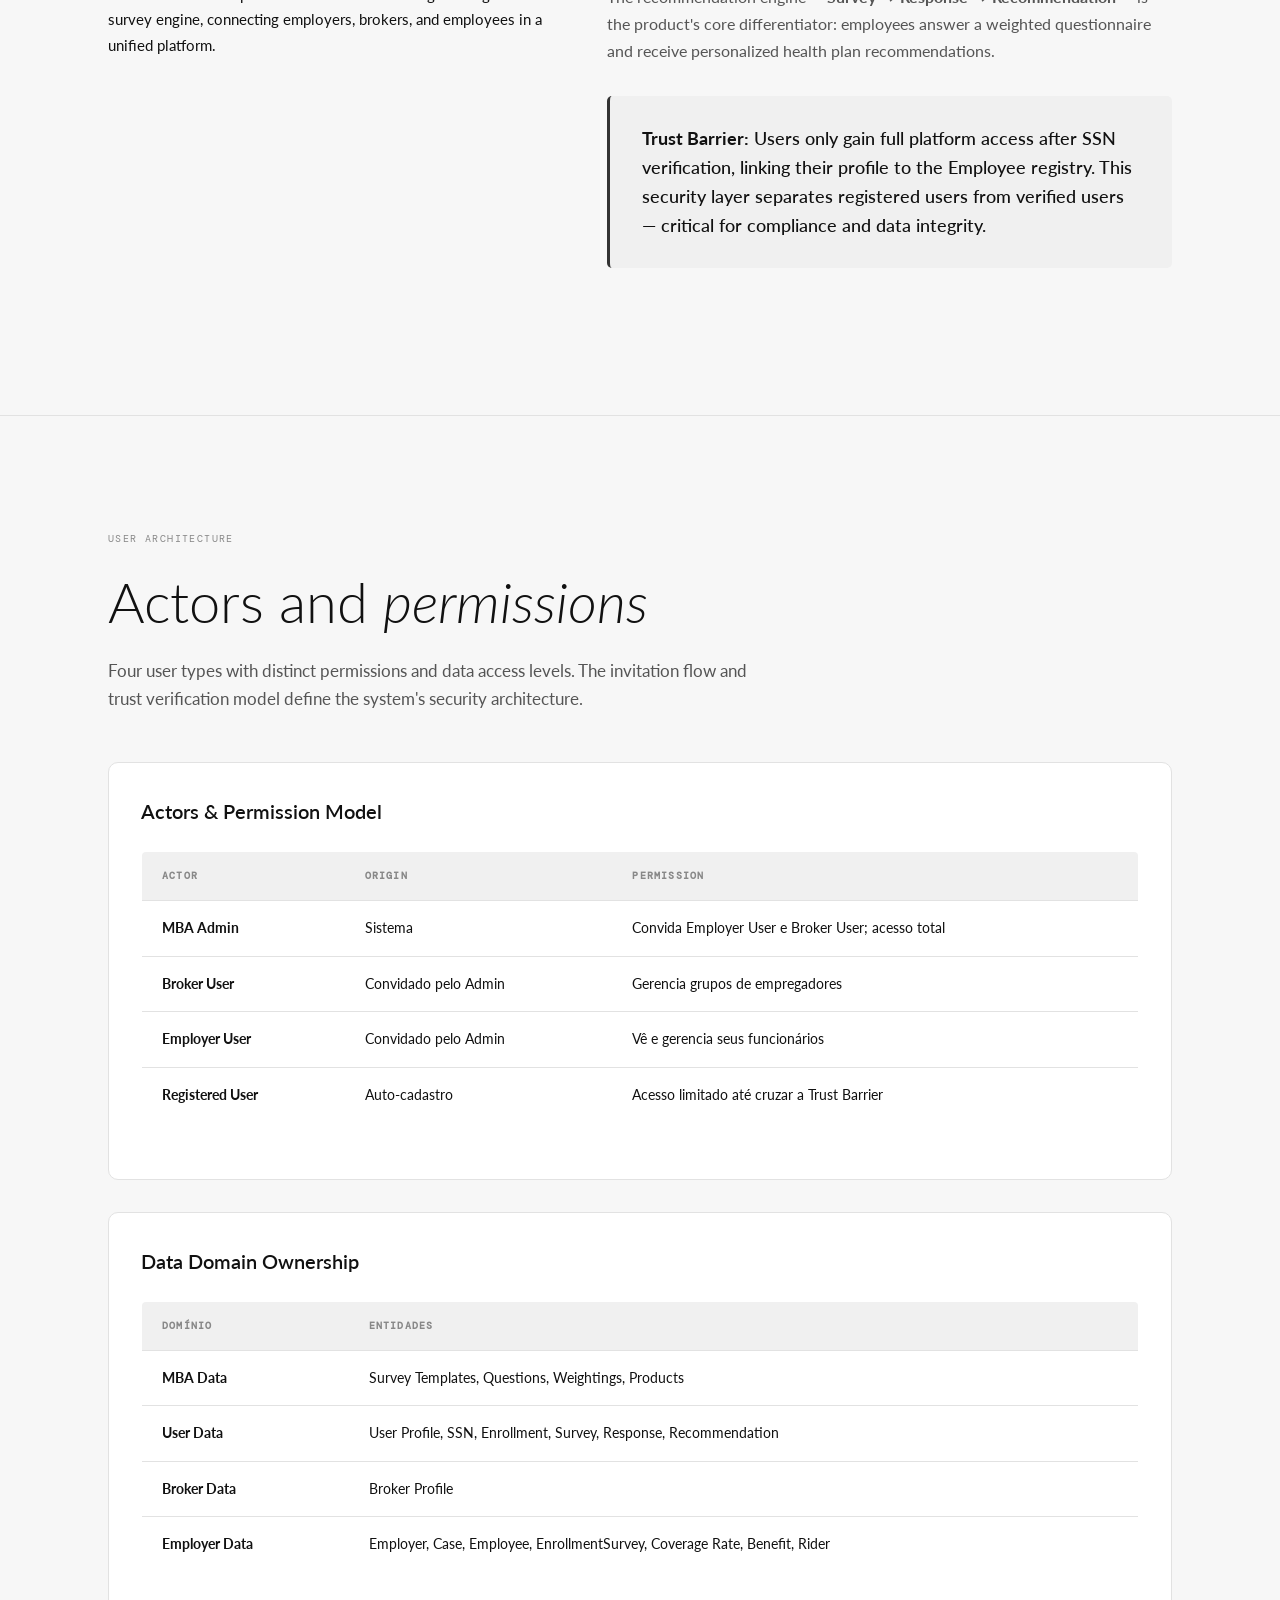
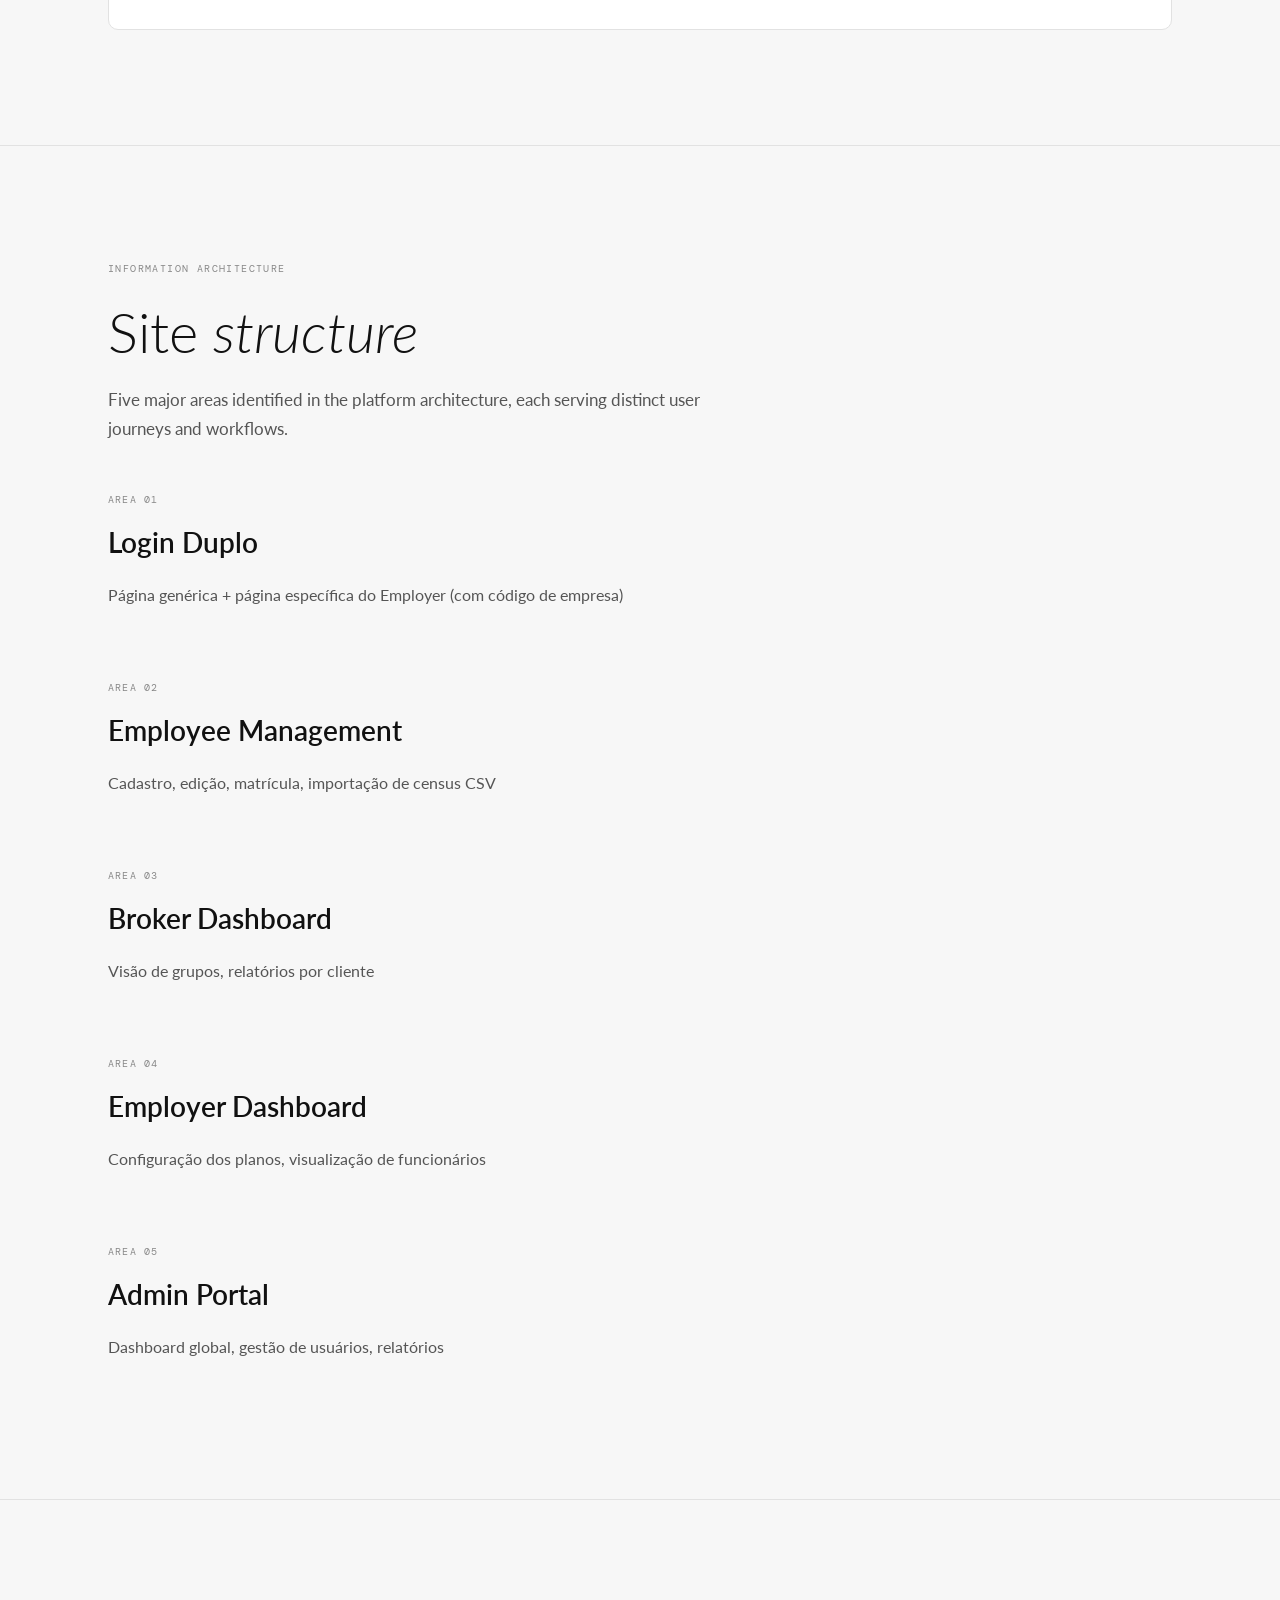
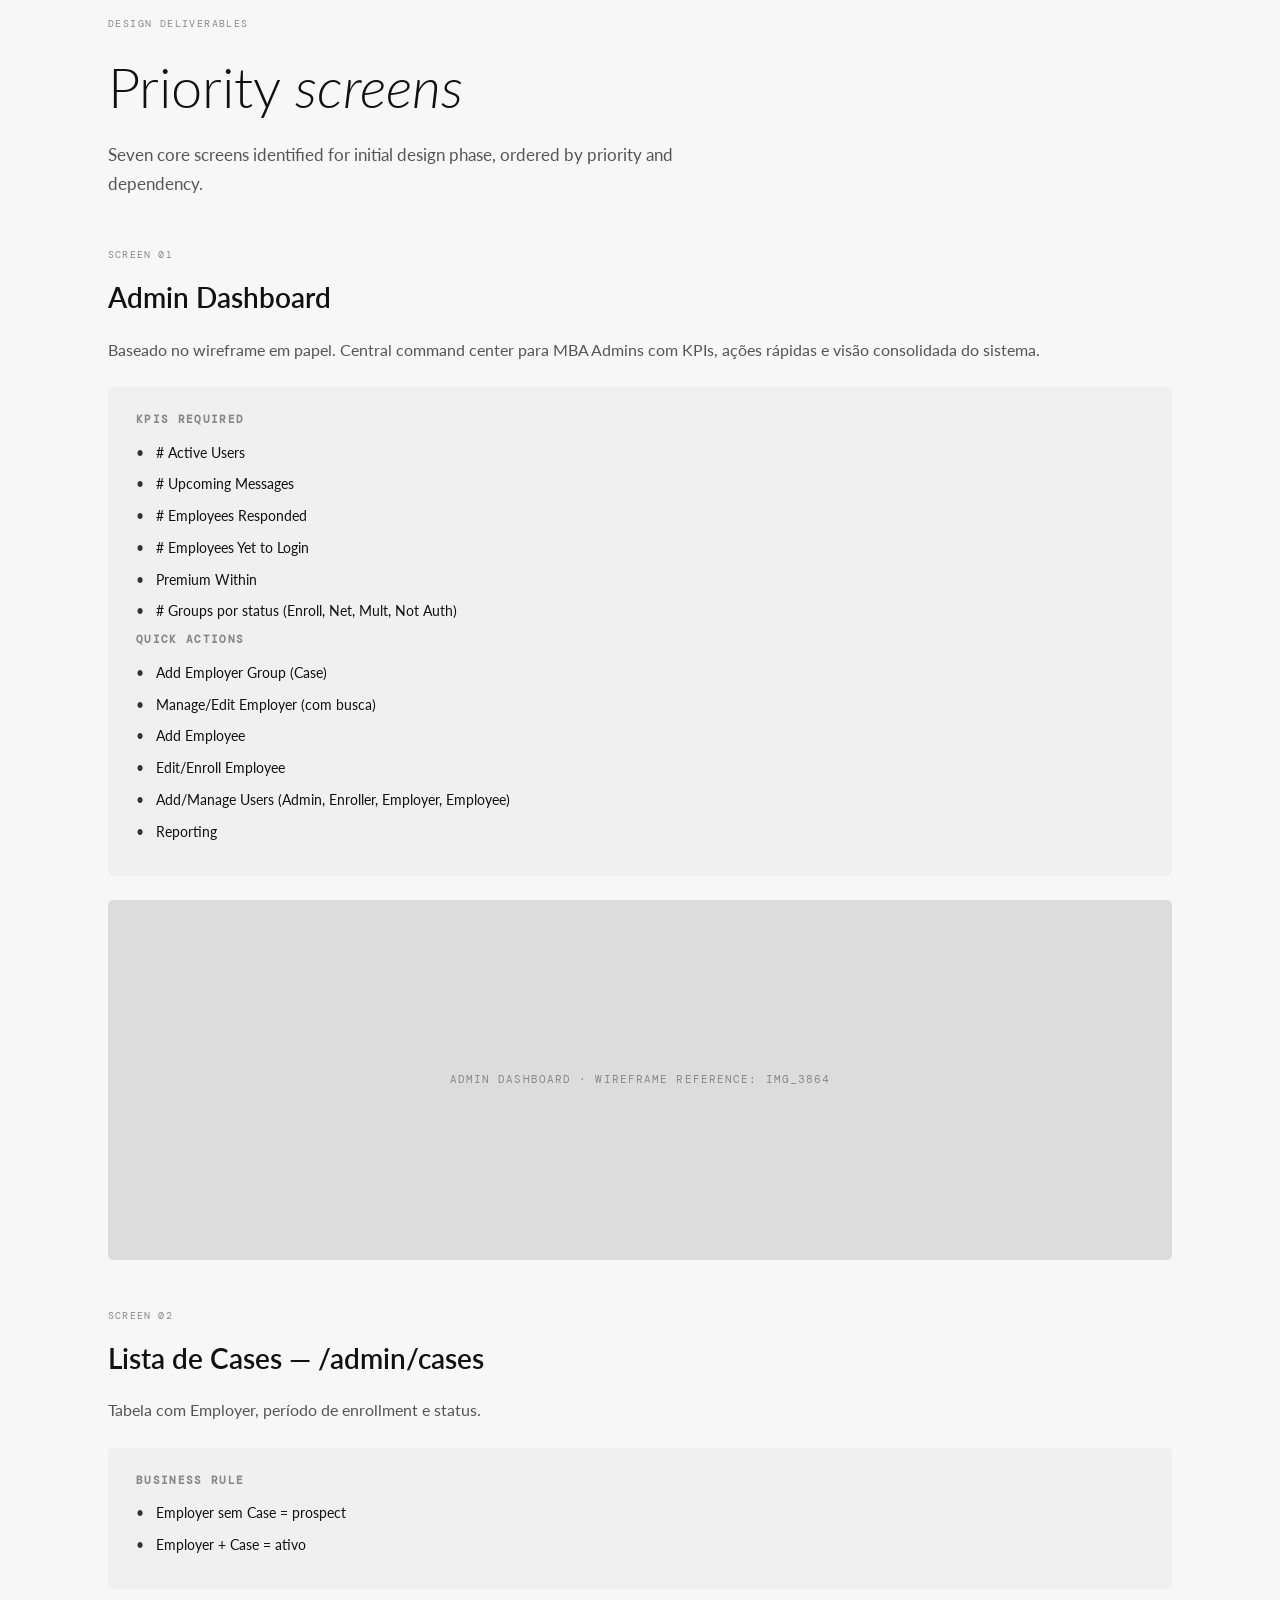
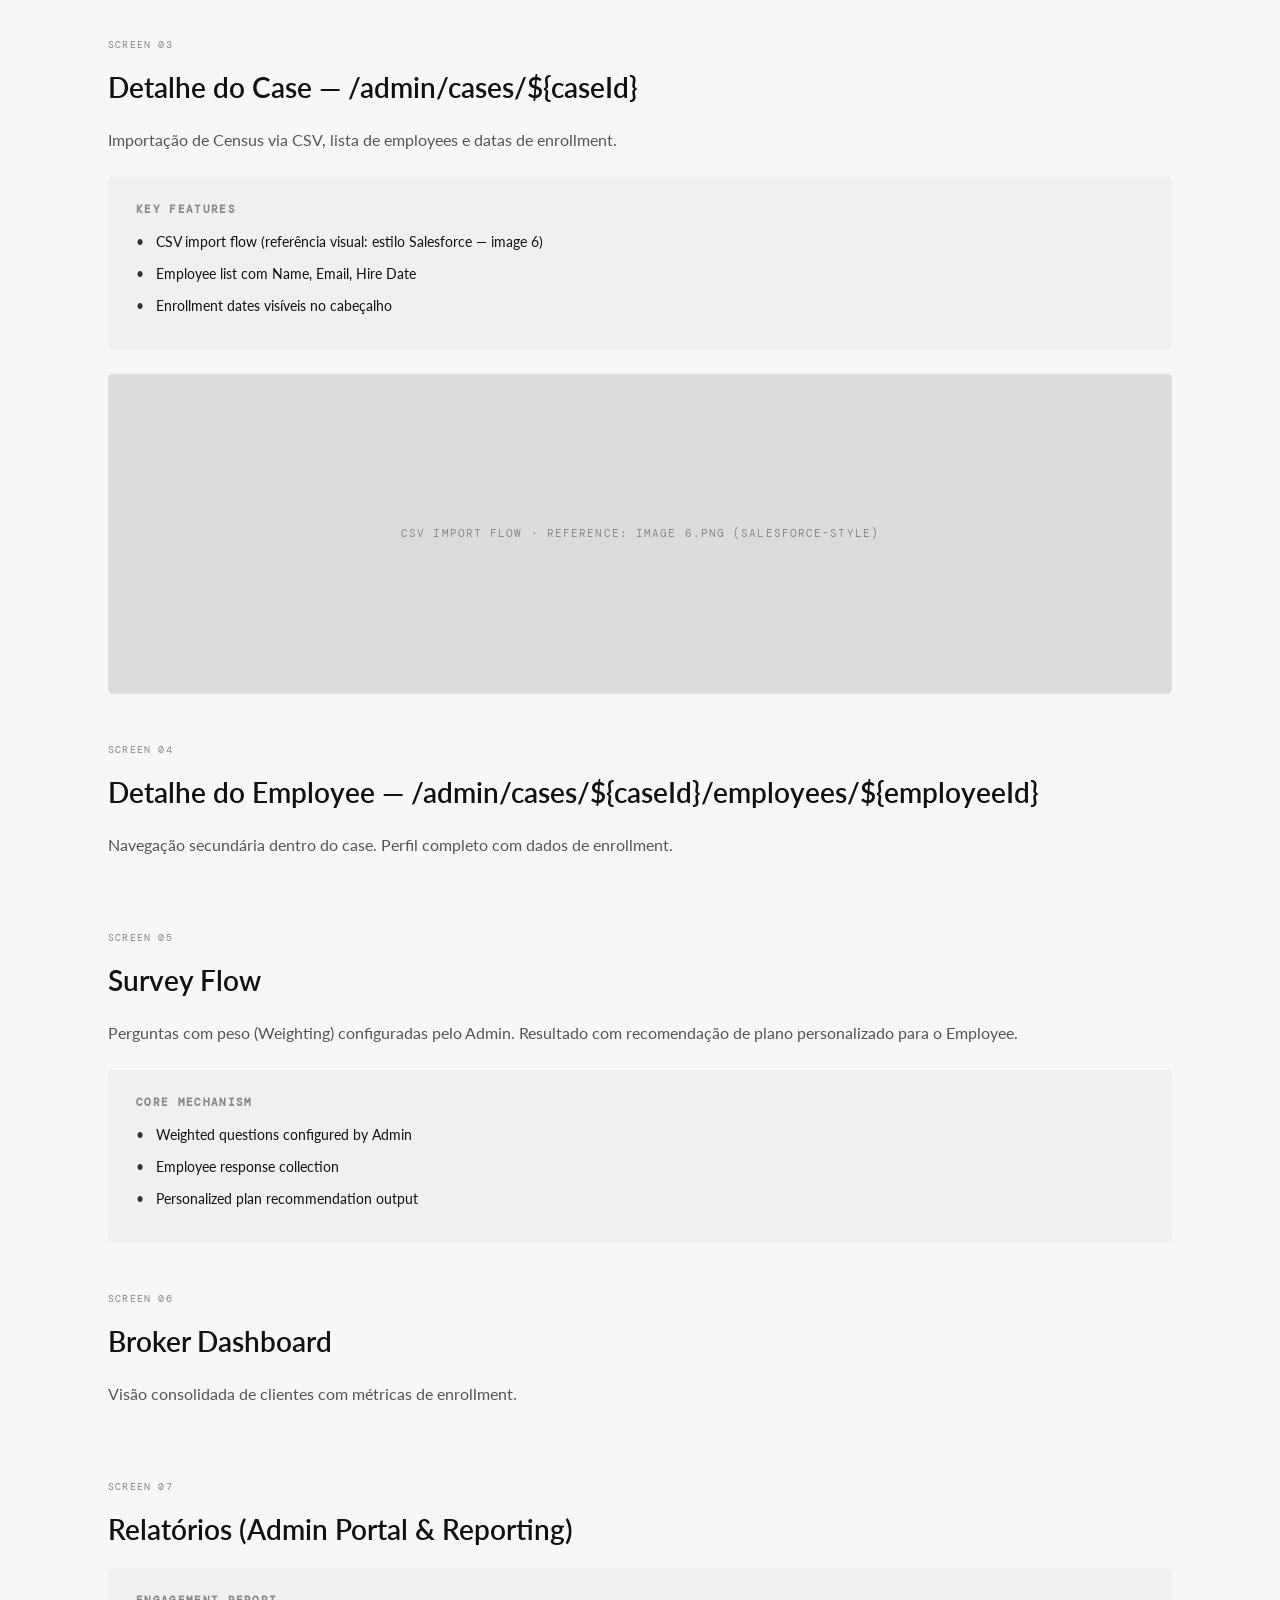
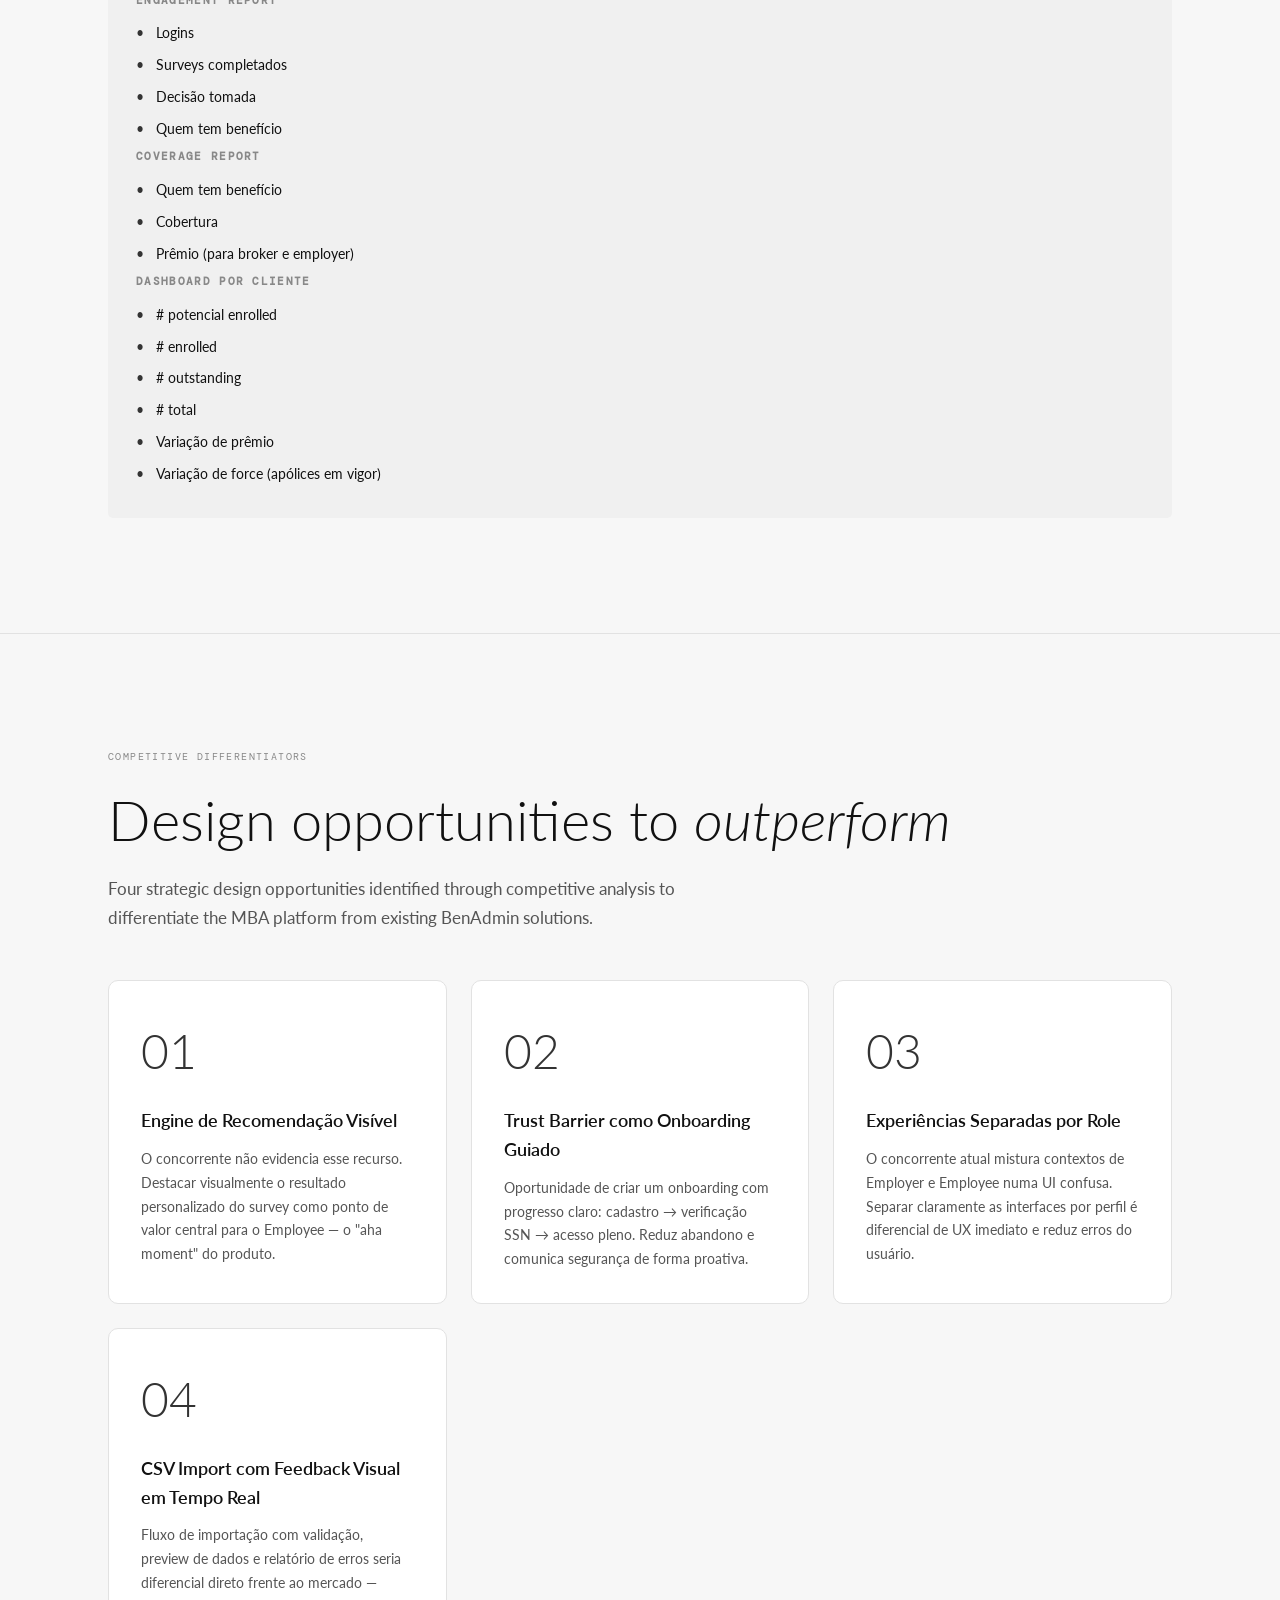
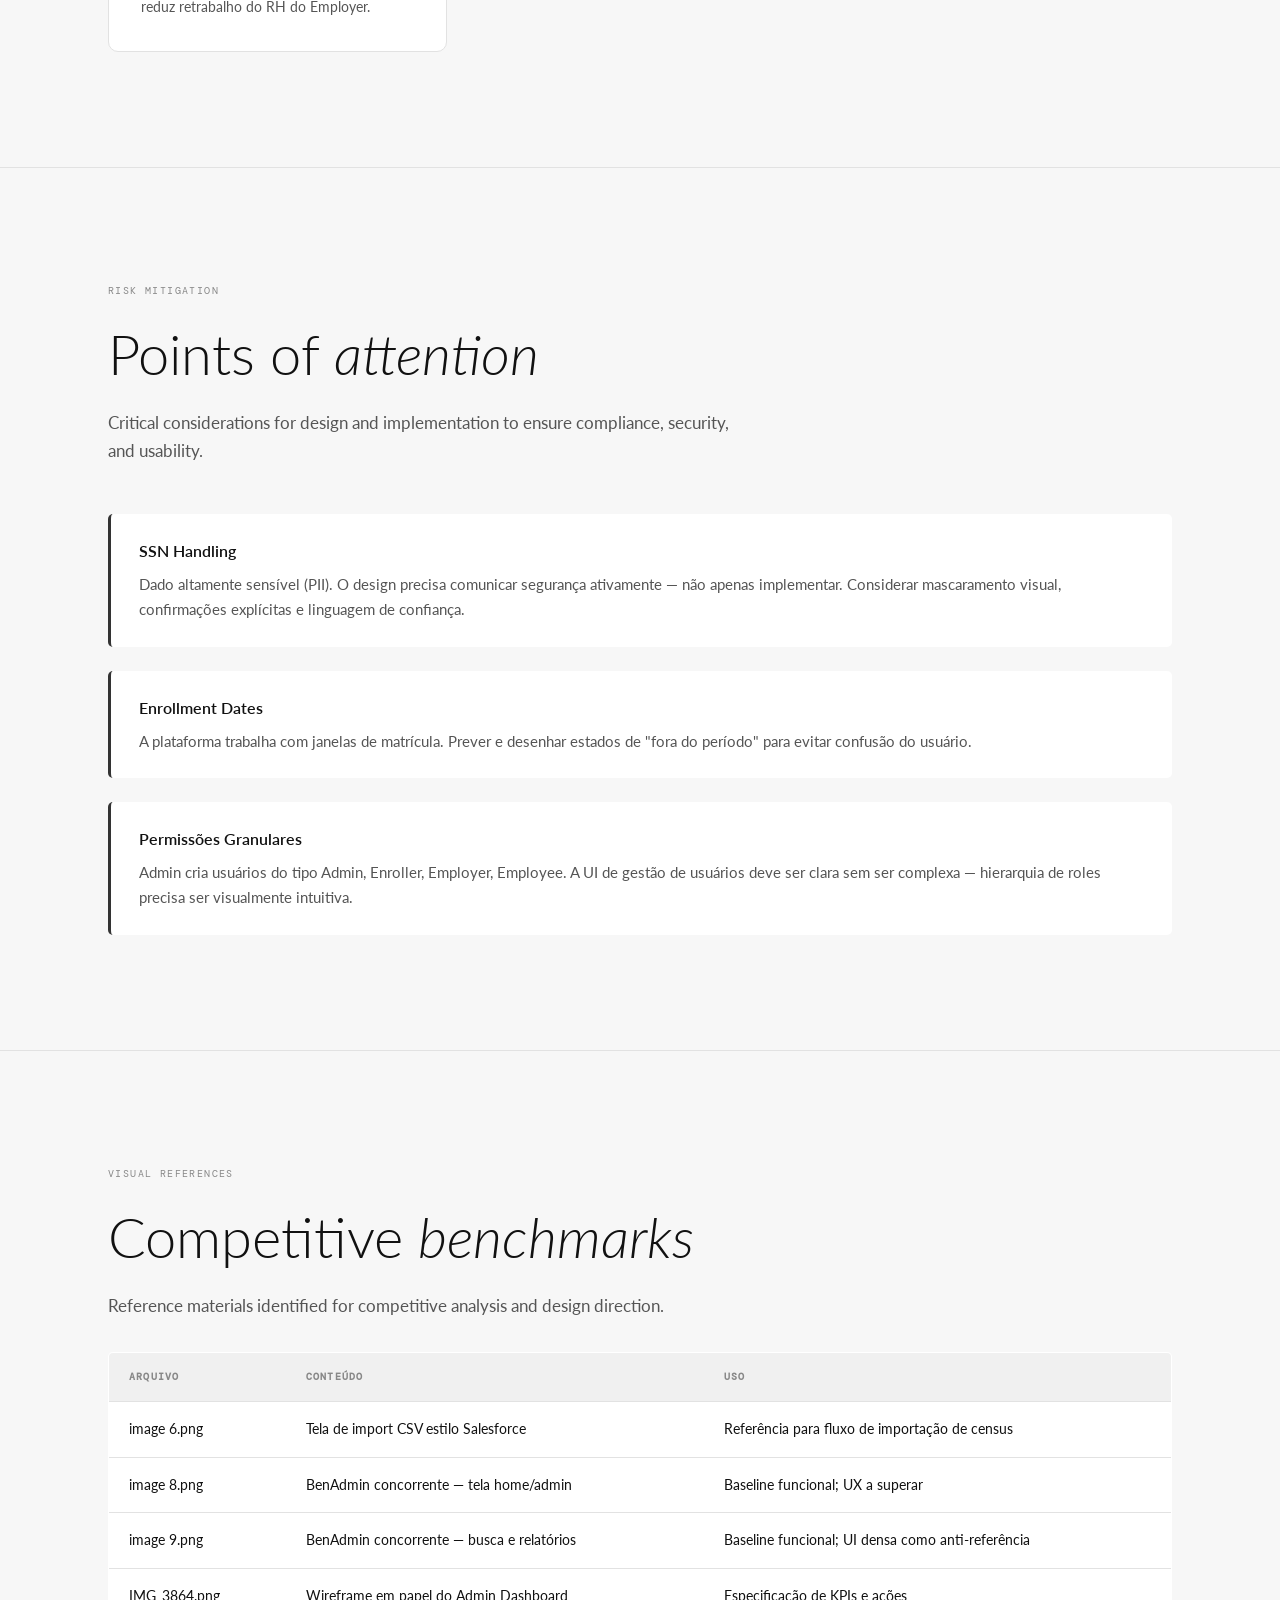
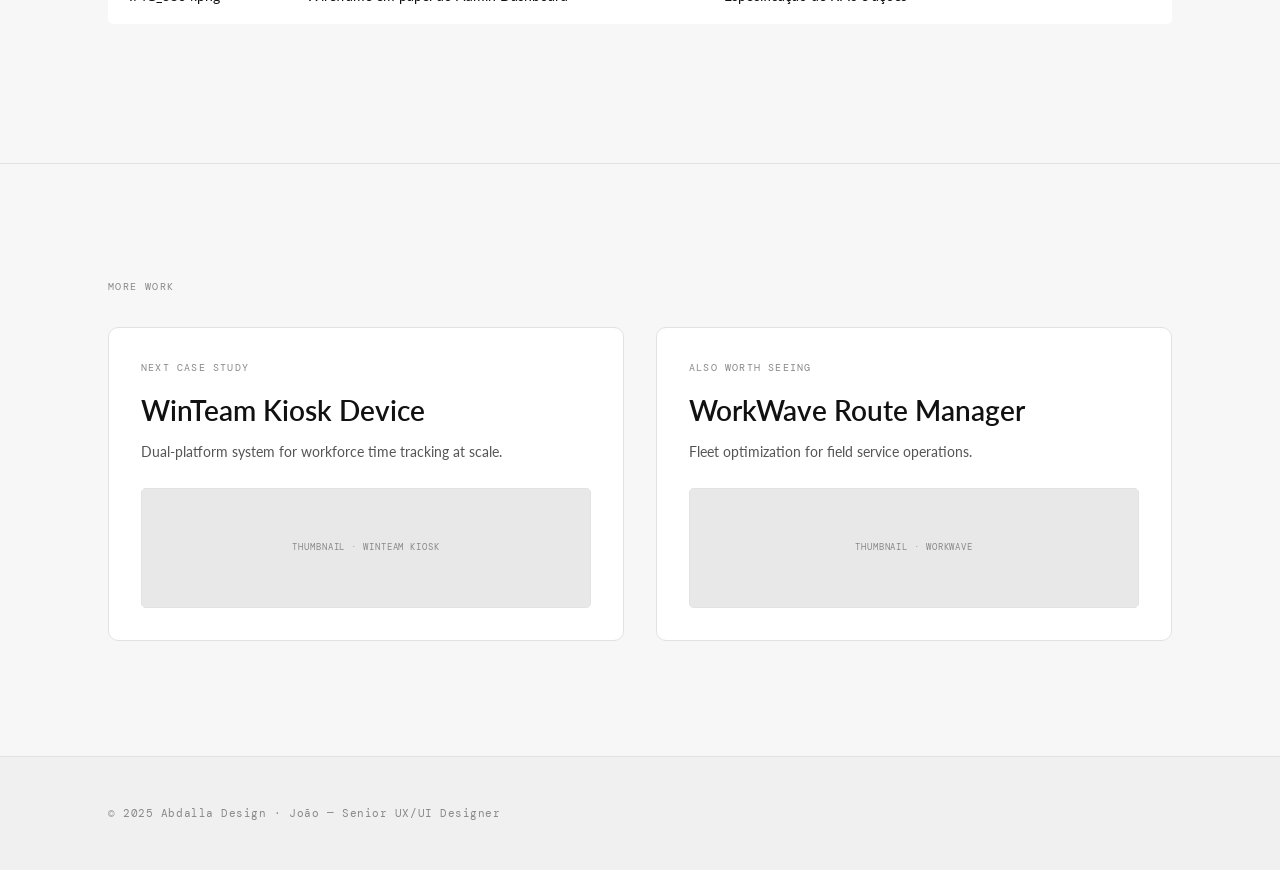
<file: cases/case-study-mba-benefits.html>
<!DOCTYPE html>
<html lang="en">
<head>
  <meta charset="UTF-8" />
  <meta name="viewport" content="width=device-width, initial-scale=1.0" />
  <title>MBA Benefits Administration Platform — Case Study · Abdalla Design</title>

  <link rel="preconnect" href="https://fonts.googleapis.com" />
  <link rel="preconnect" href="https://fonts.gstatic.com" crossorigin />
  <link href="https://fonts.googleapis.com/css2?family=Lato:ital,wght@0,100;0,300;0,400;0,700;0,900;1,100;1,300;1,400;1,700;1,900&family=DM+Mono:wght@300;400&display=swap" rel="stylesheet" />

  <link rel="stylesheet" href="../CSS/main.css" />
</head>

<body>

<!-- ═══ NAVIGATION ═══ -->
<nav role="navigation" aria-label="Main navigation">
  <div class="container">
    <a href="#" class="nav-back" aria-label="Back to portfolio">
      <svg viewBox="0 0 16 16" fill="none" stroke="currentColor" stroke-width="2">
        <path d="M10 3L5 8l5 5"/>
      </svg>
      Portfolio
    </a>
    
    <a href="#" class="nav-brand" aria-label="Abdalla Design home">
      Abdalla Design
    </a>
    
    <a href="#" class="nav-next" aria-label="Next case study">
      Next
      <svg viewBox="0 0 16 16" fill="none" stroke="currentColor" stroke-width="2">
        <path d="M6 3l5 5-5 5"/>
      </svg>
    </a>
  </div>
</nav>

<main>

  <!-- ═══ HERO ═══ -->
  <section id="hero" aria-labelledby="hero-title">
    <div class="container">
      <div class="hero-meta" role="list">
        <span class="meta-tag" role="listitem">Product Design</span>
        <span class="meta-tag highlight" role="listitem">Benefits Administration</span>
        <span class="meta-tag" role="listitem">Healthcare Platform</span>
        <span class="meta-tag" role="listitem">Multi-Role System</span>
      </div>

      <h1 class="hero-title" id="hero-title">
        MBA <em>Benefits Administration</em>
      </h1>

      <p class="hero-subtitle">
        Designing a healthcare benefits administration platform for the American market, connecting four user profiles through a personalized recommendation engine.
      </p>

      <div class="hero-specs" role="list">
        <div class="spec-item" role="listitem">
          <p class="spec-label">Role</p>
          <p class="spec-value">Product Designer</p>
        </div>
        <div class="spec-item" role="listitem">
          <p class="spec-label">Platform</p>
          <p class="spec-value">Web Application<br/>Multi-Tenant SaaS</p>
        </div>
        <div class="spec-item" role="listitem">
          <p class="spec-label">Market</p>
          <p class="spec-value">US Healthcare<br/>BenAdmin</p>
        </div>
        <div class="spec-item" role="listitem">
          <p class="spec-label">Users</p>
          <p class="spec-value">4 Profiles<br/>Admin · Broker · Employer · Employee</p>
        </div>
      </div>

      <div class="hero-cover">
        <div class="img-placeholder" role="img" aria-label="Placeholder: MBA Platform hero image">
          <span class="img-placeholder-label">Hero Image · MBA Platform Overview<br/>Admin Dashboard + Employee Recommendation Flow</span>
        </div>
      </div>
    </div>
  </section>

  <!-- ═══ OVERVIEW ═══ -->
  <section id="overview" aria-labelledby="overview-title">
    <div class="container">
      <p class="section-eyebrow">Overview</p>
      <h2 class="section-title" id="overview-title">Product <em>vision</em></h2>

      <div class="overview-layout">
        <div class="overview-sidebar">
          <h3>Product Category</h3>
          <p>Healthcare benefits administration platform (BenAdmin) for the American market, competing directly with existing BenAdmin platforms.</p>

          <h3>Core Value Proposition</h3>
          <p>Personalized health plan recommendations through a weighted survey engine, connecting employers, brokers, and employees in a unified platform.</p>
        </div>

        <div class="overview-content">
          <h3>Multi-Role Architecture</h3>
          <p>The platform serves four distinct user profiles, each with specific permissions and workflows. The system orchestrates data flow between MBA Admin (system owner), Broker (group manager), Employer (company HR), and Employee (end user).</p>
          
          <p>The recommendation engine — <strong>Survey → Response → Recommendation</strong> — is the product's core differentiator: employees answer a weighted questionnaire and receive personalized health plan recommendations.</p>

          <div class="challenge-quote">
            <p><strong>Trust Barrier:</strong> Users only gain full platform access after SSN verification, linking their profile to the Employee registry. This security layer separates registered users from verified users — critical for compliance and data integrity.</p>
          </div>
        </div>
      </div>
    </div>
  </section>

  <!-- ═══ USER ARCHITECTURE ═══ -->
  <section id="architecture" aria-labelledby="architecture-title">
    <div class="container">
      <p class="section-eyebrow">User Architecture</p>
      <h2 class="section-title" id="architecture-title">Actors and <em>permissions</em></h2>
      <p class="section-body" style="margin-top: 24px;">
        Four user types with distinct permissions and data access levels. The invitation flow and trust verification model define the system's security architecture.
      </p>

      <div class="architecture-grid">
        <div class="architecture-card animate-in">
          <h3>Actors & Permission Model</h3>
          
          <table class="data-table">
            <thead>
              <tr>
                <th>Actor</th>
                <th>Origin</th>
                <th>Permission</th>
              </tr>
            </thead>
            <tbody>
              <tr>
                <td><strong>MBA Admin</strong></td>
                <td>Sistema</td>
                <td>Convida Employer User e Broker User; acesso total</td>
              </tr>
              <tr>
                <td><strong>Broker User</strong></td>
                <td>Convidado pelo Admin</td>
                <td>Gerencia grupos de empregadores</td>
              </tr>
              <tr>
                <td><strong>Employer User</strong></td>
                <td>Convidado pelo Admin</td>
                <td>Vê e gerencia seus funcionários</td>
              </tr>
              <tr>
                <td><strong>Registered User</strong></td>
                <td>Auto-cadastro</td>
                <td>Acesso limitado até cruzar a Trust Barrier</td>
              </tr>
            </tbody>
          </table>
        </div>

        <div class="architecture-card animate-in">
          <h3>Data Domain Ownership</h3>
          
          <table class="data-table">
            <thead>
              <tr>
                <th>Domínio</th>
                <th>Entidades</th>
              </tr>
            </thead>
            <tbody>
              <tr>
                <td><strong>MBA Data</strong></td>
                <td>Survey Templates, Questions, Weightings, Products</td>
              </tr>
              <tr>
                <td><strong>User Data</strong></td>
                <td>User Profile, SSN, Enrollment, Survey, Response, Recommendation</td>
              </tr>
              <tr>
                <td><strong>Broker Data</strong></td>
                <td>Broker Profile</td>
              </tr>
              <tr>
                <td><strong>Employer Data</strong></td>
                <td>Employer, Case, Employee, EnrollmentSurvey, Coverage Rate, Benefit, Rider</td>
              </tr>
            </tbody>
          </table>
        </div>
      </div>
    </div>
  </section>

  <!-- ═══ SITE MAP ═══ -->
  <section id="sitemap" aria-labelledby="sitemap-title">
    <div class="container">
      <p class="section-eyebrow">Information Architecture</p>
      <h2 class="section-title" id="sitemap-title">Site <em>structure</em></h2>
      <p class="section-body" style="margin-top: 24px;">
        Five major areas identified in the platform architecture, each serving distinct user journeys and workflows.
      </p>

      <div class="features-list">
        <div class="feature-item animate-in">
          <p class="feature-number">Area 01</p>
          <h3 class="feature-title">Login Duplo</h3>
          <p class="feature-desc">Página genérica + página específica do Employer (com código de empresa)</p>
        </div>

        <div class="feature-item animate-in">
          <p class="feature-number">Area 02</p>
          <h3 class="feature-title">Employee Management</h3>
          <p class="feature-desc">Cadastro, edição, matrícula, importação de census CSV</p>
        </div>

        <div class="feature-item animate-in">
          <p class="feature-number">Area 03</p>
          <h3 class="feature-title">Broker Dashboard</h3>
          <p class="feature-desc">Visão de grupos, relatórios por cliente</p>
        </div>

        <div class="feature-item animate-in">
          <p class="feature-number">Area 04</p>
          <h3 class="feature-title">Employer Dashboard</h3>
          <p class="feature-desc">Configuração dos planos, visualização de funcionários</p>
        </div>

        <div class="feature-item animate-in">
          <p class="feature-number">Area 05</p>
          <h3 class="feature-title">Admin Portal</h3>
          <p class="feature-desc">Dashboard global, gestão de usuários, relatórios</p>
        </div>
      </div>
    </div>
  </section>

  <!-- ═══ PRIORITY SCREENS ═══ -->
  <section id="deliverables" aria-labelledby="deliverables-title">
    <div class="container">
      <p class="section-eyebrow">Design Deliverables</p>
      <h2 class="section-title" id="deliverables-title">Priority <em>screens</em></h2>
      <p class="section-body" style="margin-top: 24px;">
        Seven core screens identified for initial design phase, ordered by priority and dependency.
      </p>

      <div class="features-list">
        <!-- Screen 1 -->
        <div class="feature-item animate-in">
          <p class="feature-number">Screen 01</p>
          <h3 class="feature-title">Admin Dashboard</h3>
          <p class="feature-desc">Baseado no wireframe em papel. Central command center para MBA Admins com KPIs, ações rápidas e visão consolidada do sistema.</p>
          
          <div class="feature-details">
            <h4>KPIs Required</h4>
            <ul>
              <li># Active Users</li>
              <li># Upcoming Messages</li>
              <li># Employees Responded</li>
              <li># Employees Yet to Login</li>
              <li>Premium Within</li>
              <li># Groups por status (Enroll, Net, Mult, Not Auth)</li>
            </ul>

            <h4>Quick Actions</h4>
            <ul>
              <li>Add Employer Group (Case)</li>
              <li>Manage/Edit Employer (com busca)</li>
              <li>Add Employee</li>
              <li>Edit/Enroll Employee</li>
              <li>Add/Manage Users (Admin, Enroller, Employer, Employee)</li>
              <li>Reporting</li>
            </ul>
          </div>

          <div class="feature-visual">
            <div class="img-placeholder" style="min-height: 360px;" role="img">
              <span class="img-placeholder-label">Admin Dashboard · Wireframe Reference: IMG_3864</span>
            </div>
          </div>
        </div>

        <!-- Screen 2 -->
        <div class="feature-item animate-in">
          <p class="feature-number">Screen 02</p>
          <h3 class="feature-title">Lista de Cases — /admin/cases</h3>
          <p class="feature-desc">Tabela com Employer, período de enrollment e status.</p>
          
          <div class="feature-details">
            <h4>Business Rule</h4>
            <ul>
              <li>Employer sem Case = prospect</li>
              <li>Employer + Case = ativo</li>
            </ul>
          </div>
        </div>

        <!-- Screen 3 -->
        <div class="feature-item animate-in">
          <p class="feature-number">Screen 03</p>
          <h3 class="feature-title">Detalhe do Case — /admin/cases/${caseId}</h3>
          <p class="feature-desc">Importação de Census via CSV, lista de employees e datas de enrollment.</p>
          
          <div class="feature-details">
            <h4>Key Features</h4>
            <ul>
              <li>CSV import flow (referência visual: estilo Salesforce — image 6)</li>
              <li>Employee list com Name, Email, Hire Date</li>
              <li>Enrollment dates visíveis no cabeçalho</li>
            </ul>
          </div>

          <div class="feature-visual">
            <div class="img-placeholder" style="min-height: 320px;" role="img">
              <span class="img-placeholder-label">CSV Import Flow · Reference: image 6.png (Salesforce-style)</span>
            </div>
          </div>
        </div>

        <!-- Screen 4 -->
        <div class="feature-item animate-in">
          <p class="feature-number">Screen 04</p>
          <h3 class="feature-title">Detalhe do Employee — /admin/cases/${caseId}/employees/${employeeId}</h3>
          <p class="feature-desc">Navegação secundária dentro do case. Perfil completo com dados de enrollment.</p>
        </div>

        <!-- Screen 5 -->
        <div class="feature-item animate-in">
          <p class="feature-number">Screen 05</p>
          <h3 class="feature-title">Survey Flow</h3>
          <p class="feature-desc">Perguntas com peso (Weighting) configuradas pelo Admin. Resultado com recomendação de plano personalizado para o Employee.</p>
          
          <div class="feature-details">
            <h4>Core Mechanism</h4>
            <ul>
              <li>Weighted questions configured by Admin</li>
              <li>Employee response collection</li>
              <li>Personalized plan recommendation output</li>
            </ul>
          </div>
        </div>

        <!-- Screen 6 -->
        <div class="feature-item animate-in">
          <p class="feature-number">Screen 06</p>
          <h3 class="feature-title">Broker Dashboard</h3>
          <p class="feature-desc">Visão consolidada de clientes com métricas de enrollment.</p>
        </div>

        <!-- Screen 7 -->
        <div class="feature-item animate-in">
          <p class="feature-number">Screen 07</p>
          <h3 class="feature-title">Relatórios (Admin Portal & Reporting)</h3>
          
          <div class="feature-details">
            <h4>Engagement Report</h4>
            <ul>
              <li>Logins</li>
              <li>Surveys completados</li>
              <li>Decisão tomada</li>
              <li>Quem tem benefício</li>
            </ul>

            <h4>Coverage Report</h4>
            <ul>
              <li>Quem tem benefício</li>
              <li>Cobertura</li>
              <li>Prêmio (para broker e employer)</li>
            </ul>

            <h4>Dashboard por Cliente</h4>
            <ul>
              <li># potencial enrolled</li>
              <li># enrolled</li>
              <li># outstanding</li>
              <li># total</li>
              <li>Variação de prêmio</li>
              <li>Variação de force (apólices em vigor)</li>
            </ul>
          </div>
        </div>
      </div>
    </div>
  </section>

  <!-- ═══ COMPETITIVE ADVANTAGE ═══ -->
  <section id="advantage" aria-labelledby="advantage-title">
    <div class="container">
      <p class="section-eyebrow">Competitive Differentiators</p>
      <h2 class="section-title" id="advantage-title">Design opportunities to <em>outperform</em></h2>
      <p class="section-body" style="margin-top: 24px;">
        Four strategic design opportunities identified through competitive analysis to differentiate the MBA platform from existing BenAdmin solutions.
      </p>

      <div class="advantage-grid">
        <div class="advantage-card animate-in">
          <div class="advantage-num">01</div>
          <h3 class="advantage-title">Engine de Recomendação Visível</h3>
          <p class="advantage-desc">O concorrente não evidencia esse recurso. Destacar visualmente o resultado personalizado do survey como ponto de valor central para o Employee — o "aha moment" do produto.</p>
        </div>

        <div class="advantage-card animate-in">
          <div class="advantage-num">02</div>
          <h3 class="advantage-title">Trust Barrier como Onboarding Guiado</h3>
          <p class="advantage-desc">Oportunidade de criar um onboarding com progresso claro: cadastro → verificação SSN → acesso pleno. Reduz abandono e comunica segurança de forma proativa.</p>
        </div>

        <div class="advantage-card animate-in">
          <div class="advantage-num">03</div>
          <h3 class="advantage-title">Experiências Separadas por Role</h3>
          <p class="advantage-desc">O concorrente atual mistura contextos de Employer e Employee numa UI confusa. Separar claramente as interfaces por perfil é diferencial de UX imediato e reduz erros do usuário.</p>
        </div>

        <div class="advantage-card animate-in">
          <div class="advantage-num">04</div>
          <h3 class="advantage-title">CSV Import com Feedback Visual em Tempo Real</h3>
          <p class="advantage-desc">Fluxo de importação com validação, preview de dados e relatório de erros seria diferencial direto frente ao mercado — reduz retrabalho do RH do Employer.</p>
        </div>
      </div>
    </div>
  </section>

  <!-- ═══ RISKS / ATTENTION POINTS ═══ -->
  <section id="risks" aria-labelledby="risks-title">
    <div class="container">
      <p class="section-eyebrow">Risk Mitigation</p>
      <h2 class="section-title" id="risks-title">Points of <em>attention</em></h2>
      <p class="section-body" style="margin-top: 24px;">
        Critical considerations for design and implementation to ensure compliance, security, and usability.
      </p>

      <div class="risk-list">
        <div class="risk-item animate-in">
          <h4>SSN Handling</h4>
          <p>Dado altamente sensível (PII). O design precisa comunicar segurança ativamente — não apenas implementar. Considerar mascaramento visual, confirmações explícitas e linguagem de confiança.</p>
        </div>

        <div class="risk-item animate-in">
          <h4>Enrollment Dates</h4>
          <p>A plataforma trabalha com janelas de matrícula. Prever e desenhar estados de "fora do período" para evitar confusão do usuário.</p>
        </div>

        <div class="risk-item animate-in">
          <h4>Permissões Granulares</h4>
          <p>Admin cria usuários do tipo Admin, Enroller, Employer, Employee. A UI de gestão de usuários deve ser clara sem ser complexa — hierarquia de roles precisa ser visualmente intuitiva.</p>
        </div>
      </div>
    </div>
  </section>

  <!-- ═══ VISUAL REFERENCES ═══ -->
  <section id="references" aria-labelledby="references-title">
    <div class="container">
      <p class="section-eyebrow">Visual References</p>
      <h2 class="section-title" id="references-title">Competitive <em>benchmarks</em></h2>
      <p class="section-body" style="margin-top: 24px;">
        Reference materials identified for competitive analysis and design direction.
      </p>

      <table class="data-table" style="margin-top: 32px;">
        <thead>
          <tr>
            <th>Arquivo</th>
            <th>Conteúdo</th>
            <th>Uso</th>
          </tr>
        </thead>
        <tbody>
          <tr>
            <td>image 6.png</td>
            <td>Tela de import CSV estilo Salesforce</td>
            <td>Referência para fluxo de importação de census</td>
          </tr>
          <tr>
            <td>image 8.png</td>
            <td>BenAdmin concorrente — tela home/admin</td>
            <td>Baseline funcional; UX a superar</td>
          </tr>
          <tr>
            <td>image 9.png</td>
            <td>BenAdmin concorrente — busca e relatórios</td>
            <td>Baseline funcional; UI densa como anti-referência</td>
          </tr>
          <tr>
            <td>IMG_3864.png</td>
            <td>Wireframe em papel do Admin Dashboard</td>
            <td>Especificação de KPIs e ações</td>
          </tr>
        </tbody>
      </table>
    </div>
  </section>

  <!-- ═══ NEXT PROJECT ═══ -->
  <section id="next-project" aria-labelledby="next-title">
    <div class="container">
      <p class="section-eyebrow" style="margin-bottom: 32px;">More Work</p>

      <div class="next-inner" role="list" aria-labelledby="next-title">
        <h2 class="sr-only" id="next-title">Other case studies</h2>

        <a href="#" class="next-card" role="listitem" aria-label="Next case study: WinTeam Kiosk">
          <p class="next-label">Next Case Study</p>
          <h3 class="next-title">WinTeam Kiosk Device</h3>
          <p class="next-desc">Dual-platform system for workforce time tracking at scale.</p>
          <div class="next-img" aria-label="WinTeam Kiosk preview placeholder">
            <div class="img-placeholder" role="img" aria-label="Placeholder: Thumbnail WinTeam Kiosk">
              <span class="img-placeholder-label" style="font-size:9px">Thumbnail · WinTeam Kiosk</span>
            </div>
          </div>
        </a>

        <a href="#" class="next-card" role="listitem" aria-label="Case study: WorkWave">
          <p class="next-label">Also Worth Seeing</p>
          <h3 class="next-title">WorkWave Route Manager</h3>
          <p class="next-desc">Fleet optimization for field service operations.</p>
          <div class="next-img" aria-label="WorkWave preview placeholder">
            <div class="img-placeholder" role="img" aria-label="Placeholder: Thumbnail WorkWave">
              <span class="img-placeholder-label" style="font-size:9px">Thumbnail · WorkWave</span>
            </div>
          </div>
        </a>
      </div>
    </div>
  </section>

</main>

<!-- ═══ FOOTER ═══ -->
<footer role="contentinfo">
  <div class="container">
    <p class="footer-copy">© 2025 Abdalla Design · João — Senior UX/UI Designer</p>
    <nav class="footer-socials" aria-label="Social media links">
      <a href="https://abdalladesigns.framer.website" target="_blank" rel="noopener">Portfolio</a>
      <a href="#" target="_blank" rel="noopener">LinkedIn</a>
      <a href="#" target="_blank" rel="noopener">Behance</a>
      <a href="#" target="_blank" rel="noopener">Dribbble</a>
    </nav>
  </div>
</footer>

<script>
(function() {
  'use strict';

  /* ── Scroll animations ── */
  const observer = new IntersectionObserver(function(entries) {
    entries.forEach(function(entry) {
      if (entry.isIntersecting) {
        entry.target.classList.add('visible');
        observer.unobserve(entry.target);
      }
    });
  }, { threshold: 0.12 });

  document.querySelectorAll('.animate-in').forEach(function(el) {
    observer.observe(el);
  });

})();
</script>
</body>
</html>
</file>
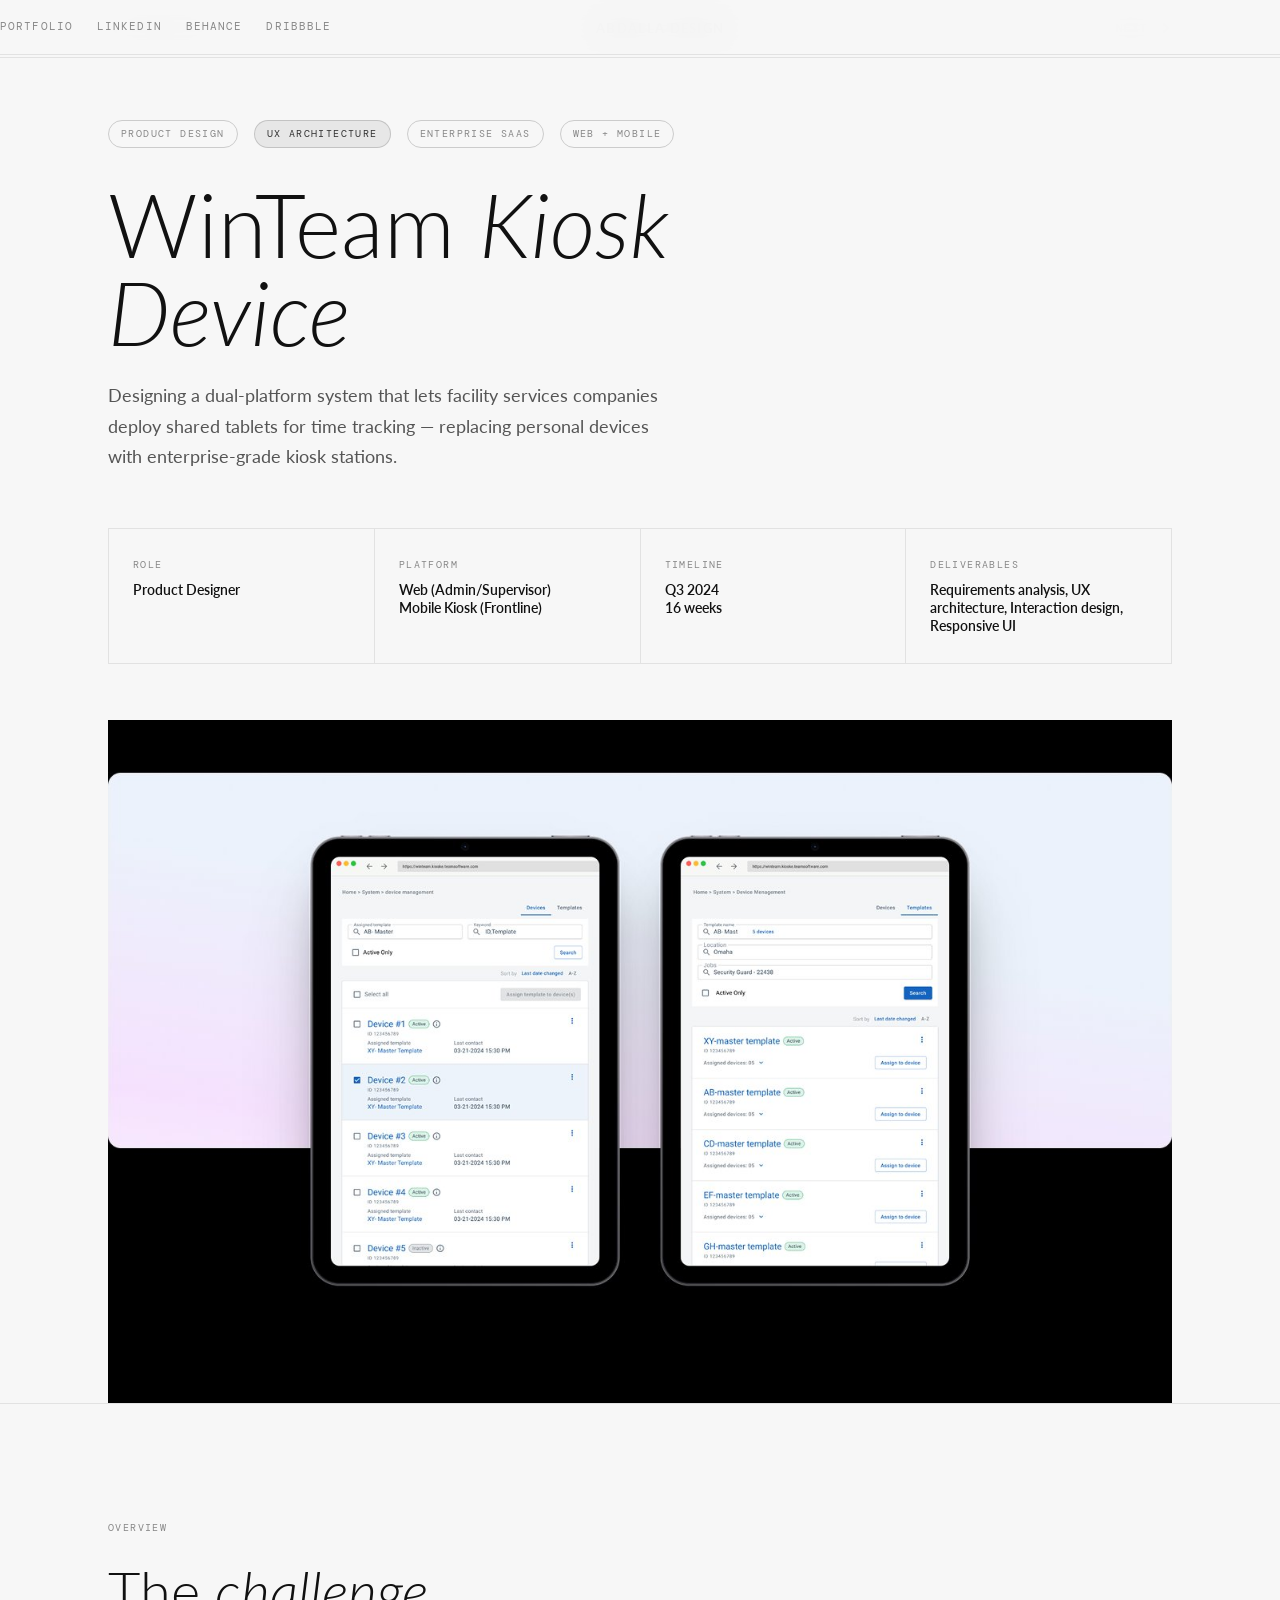
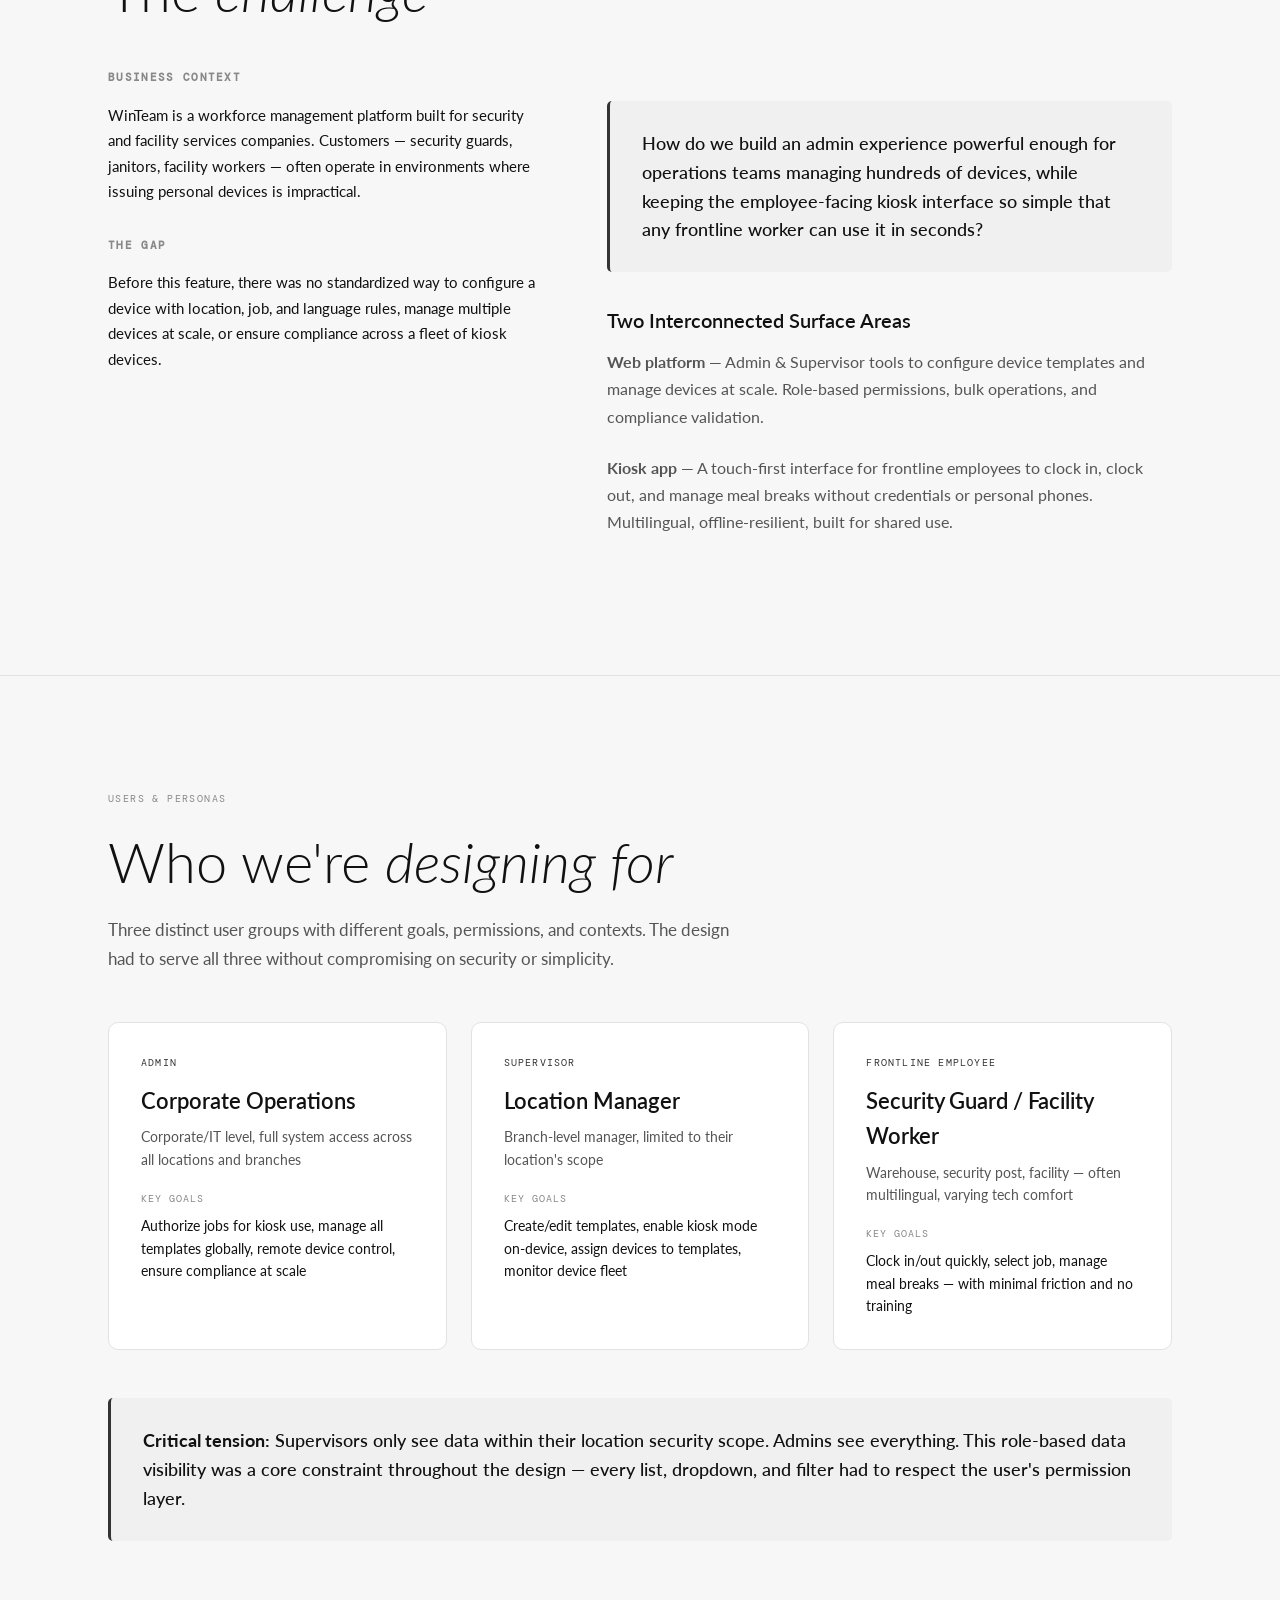
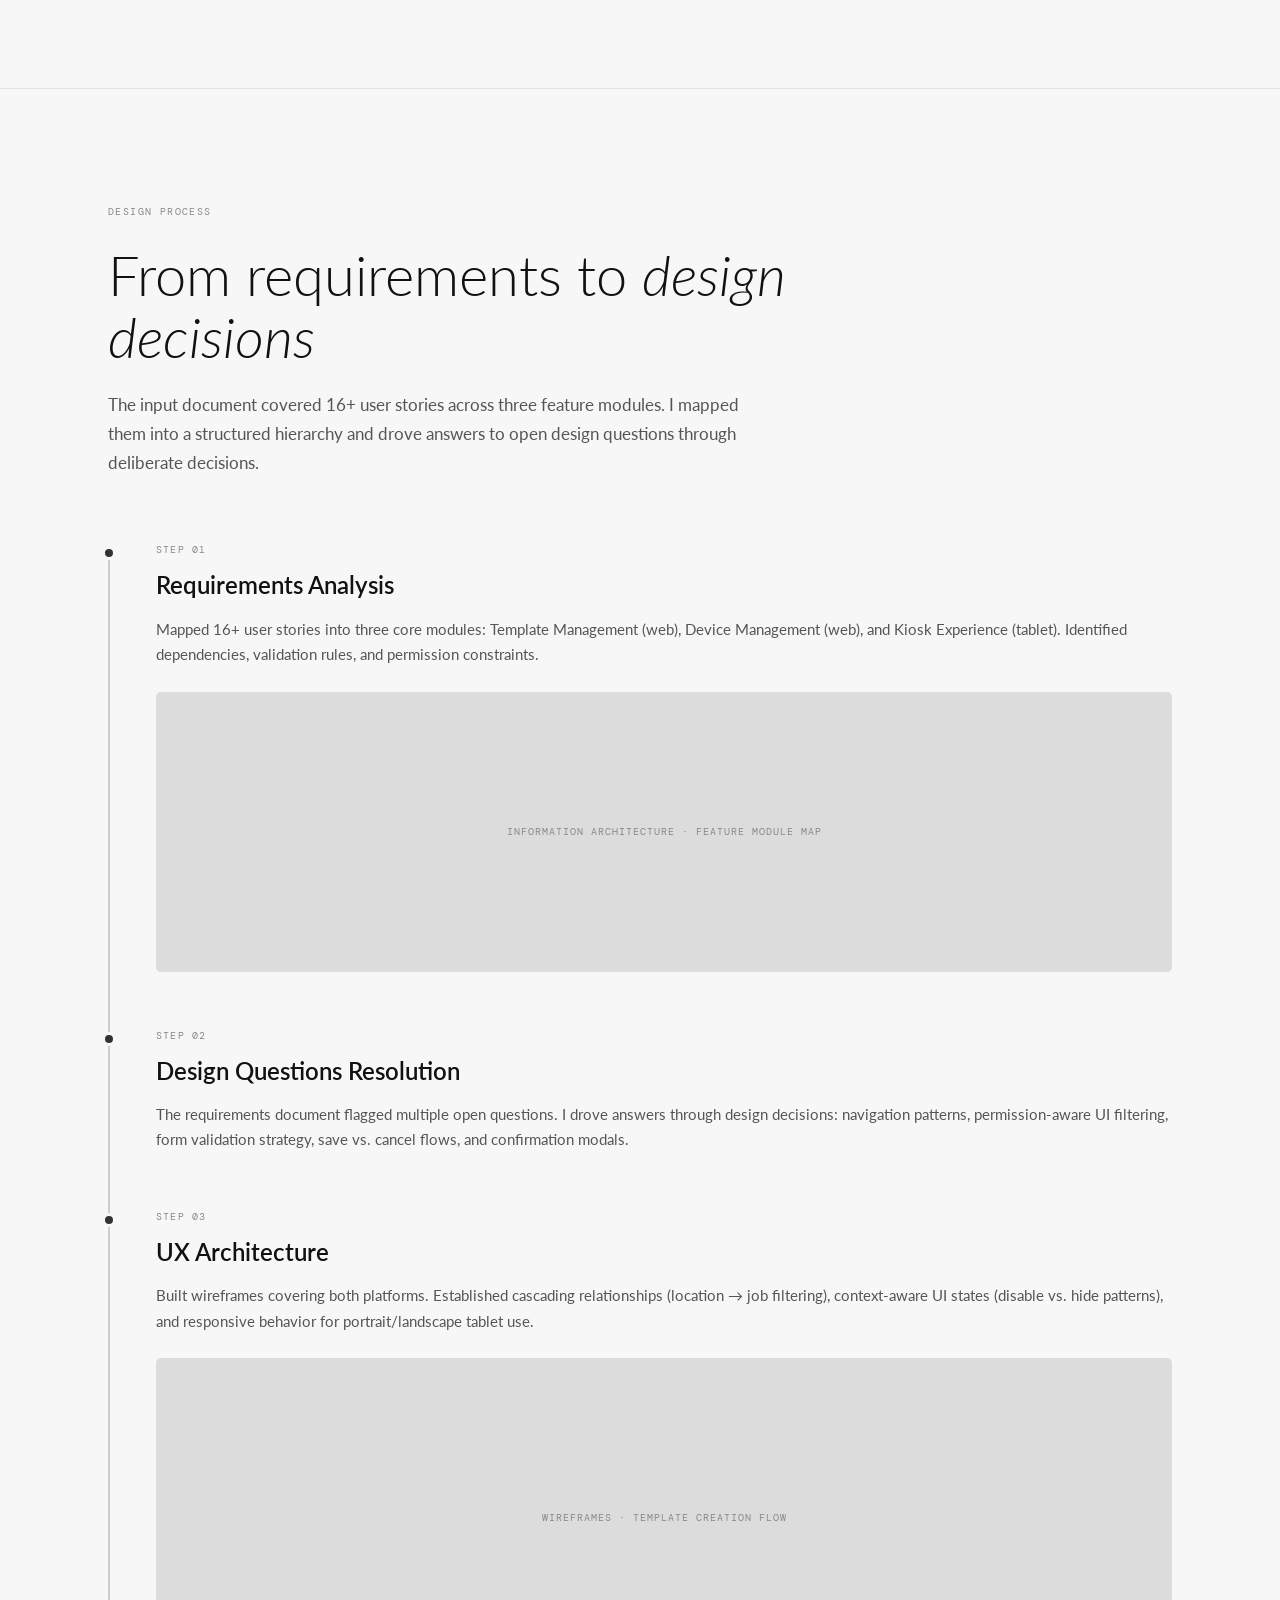
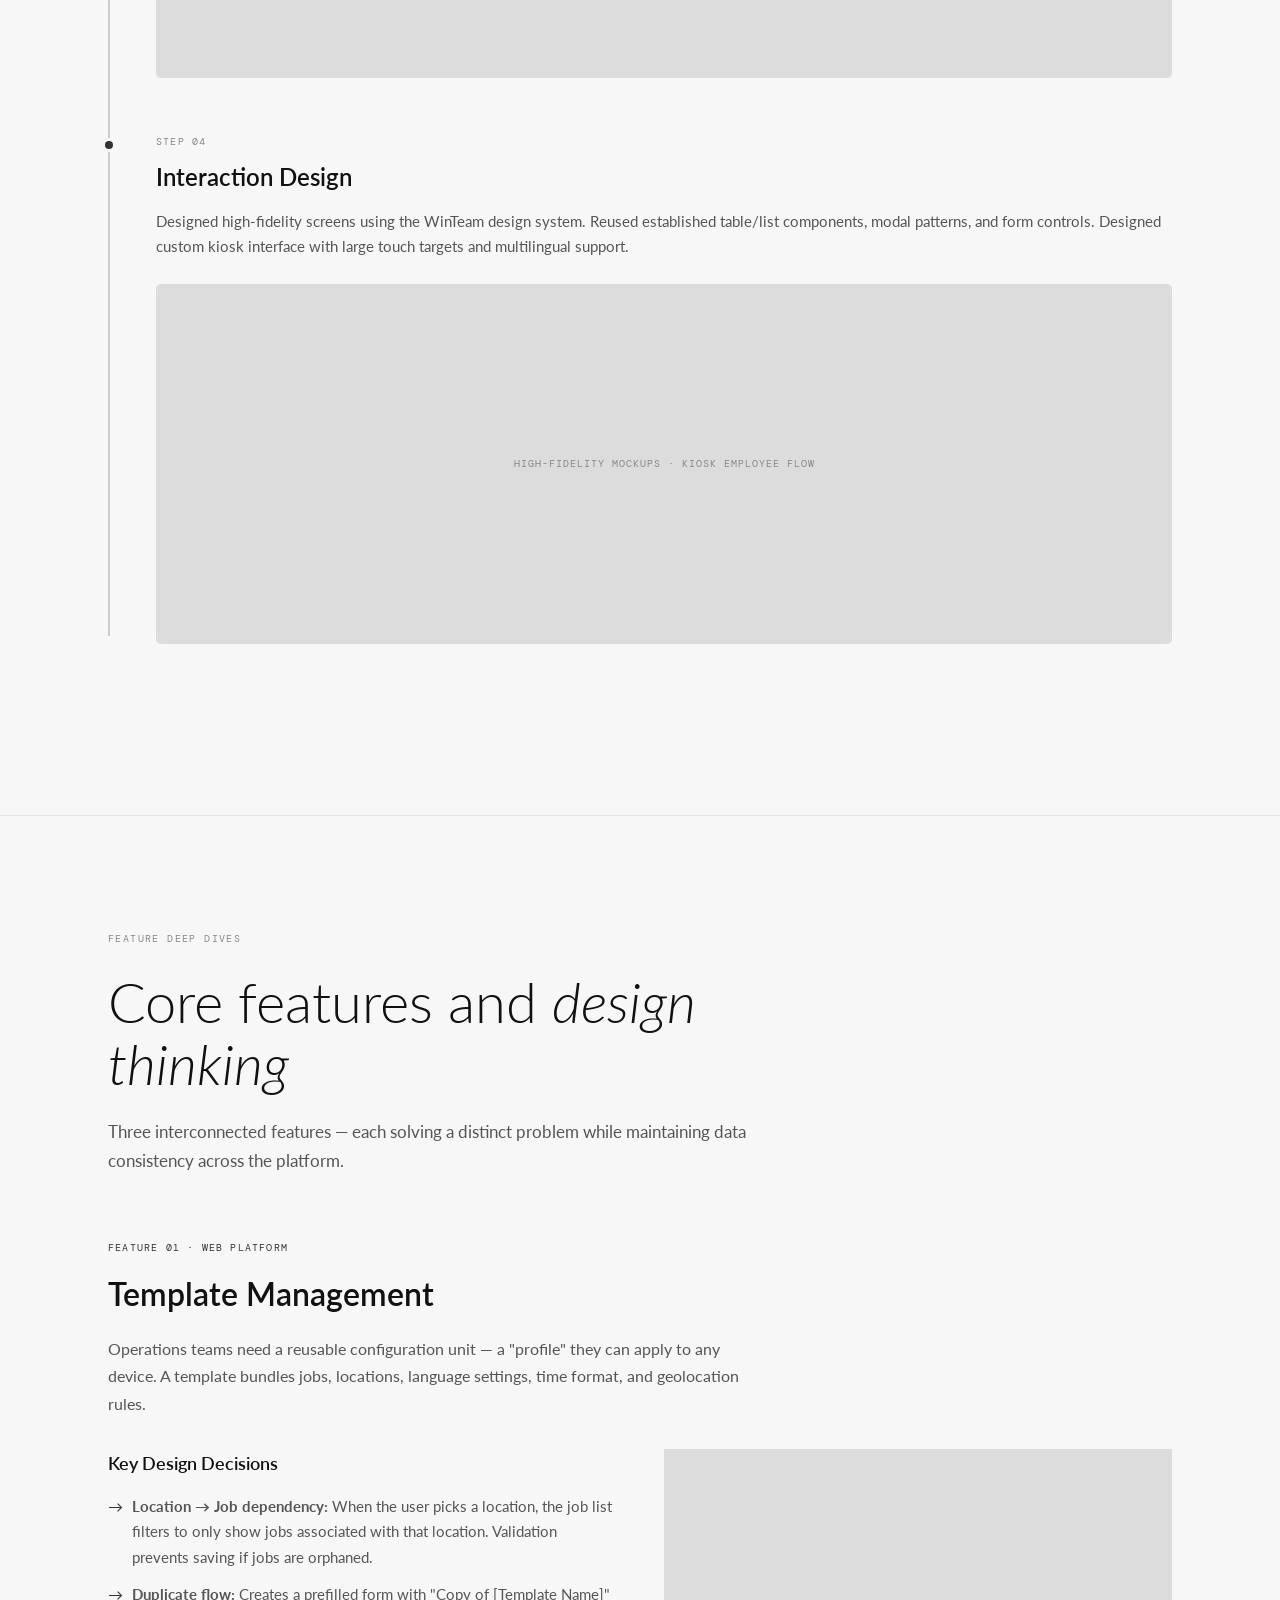
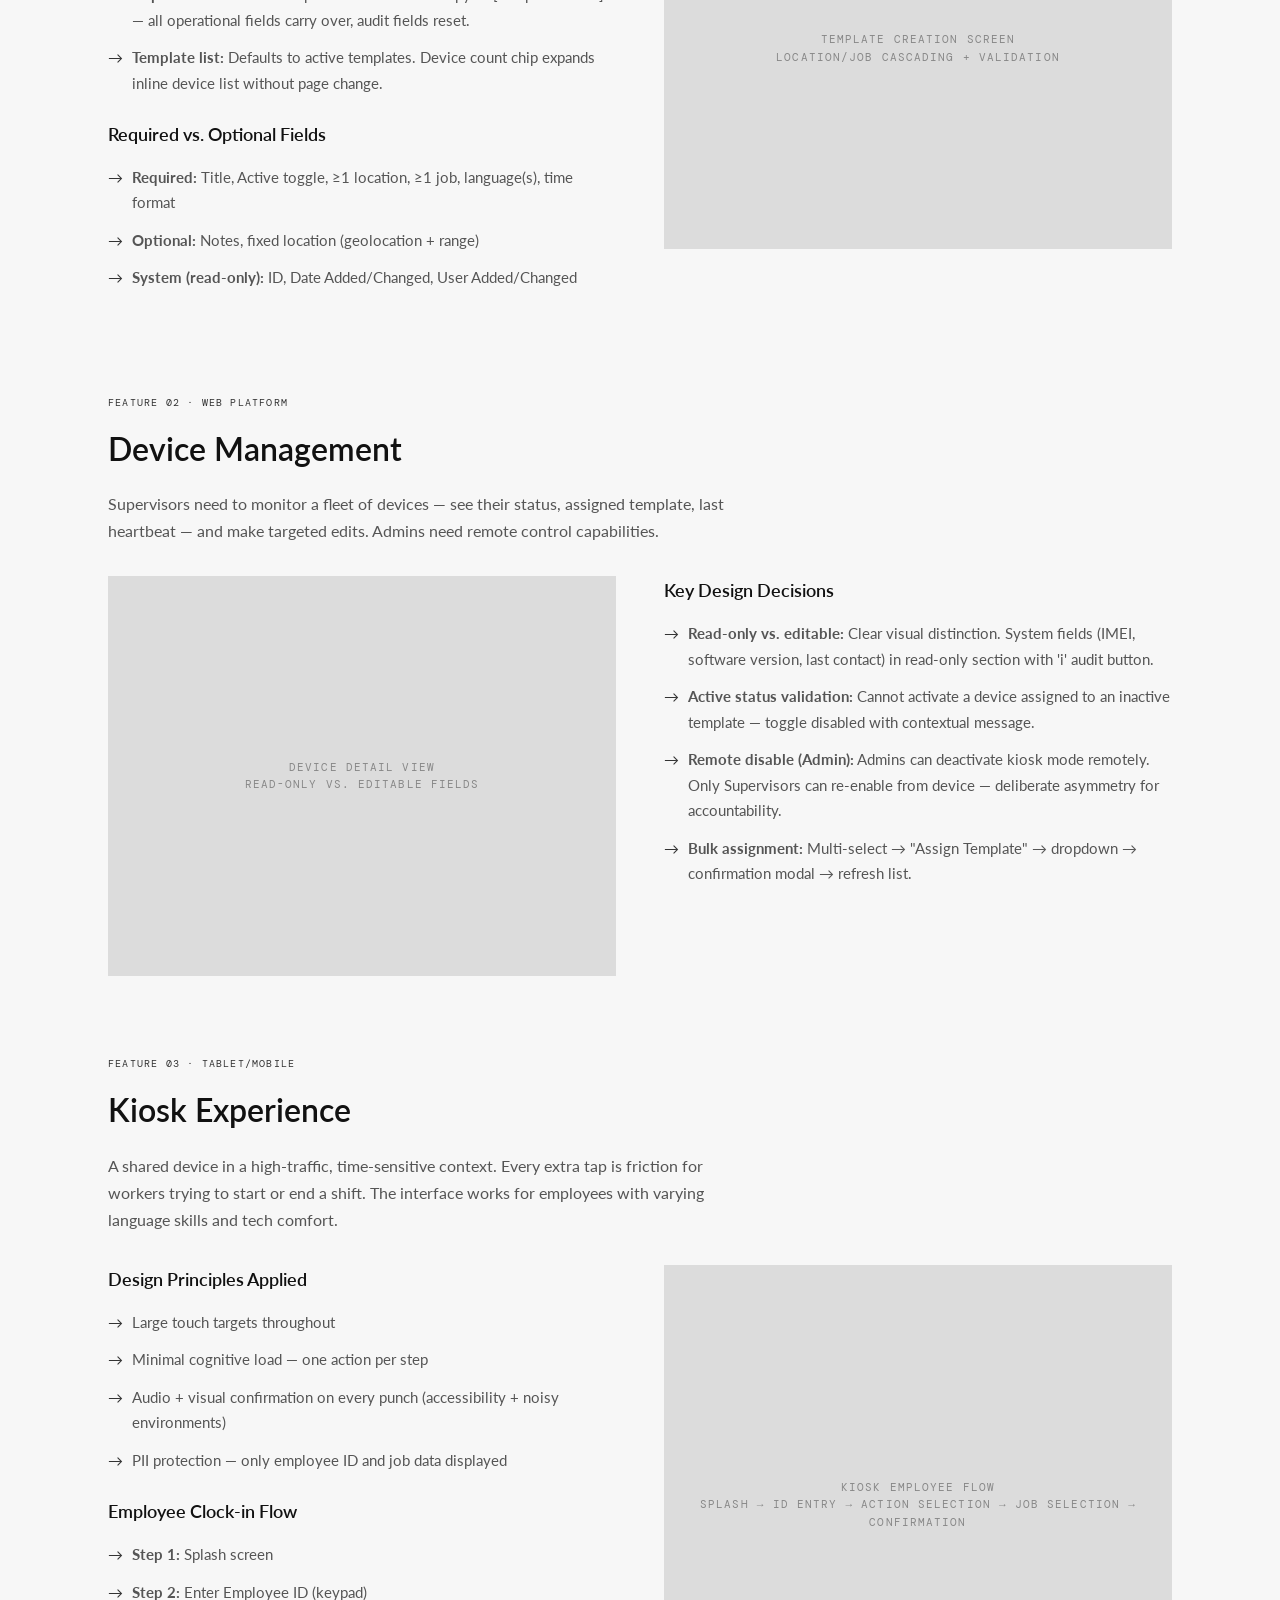
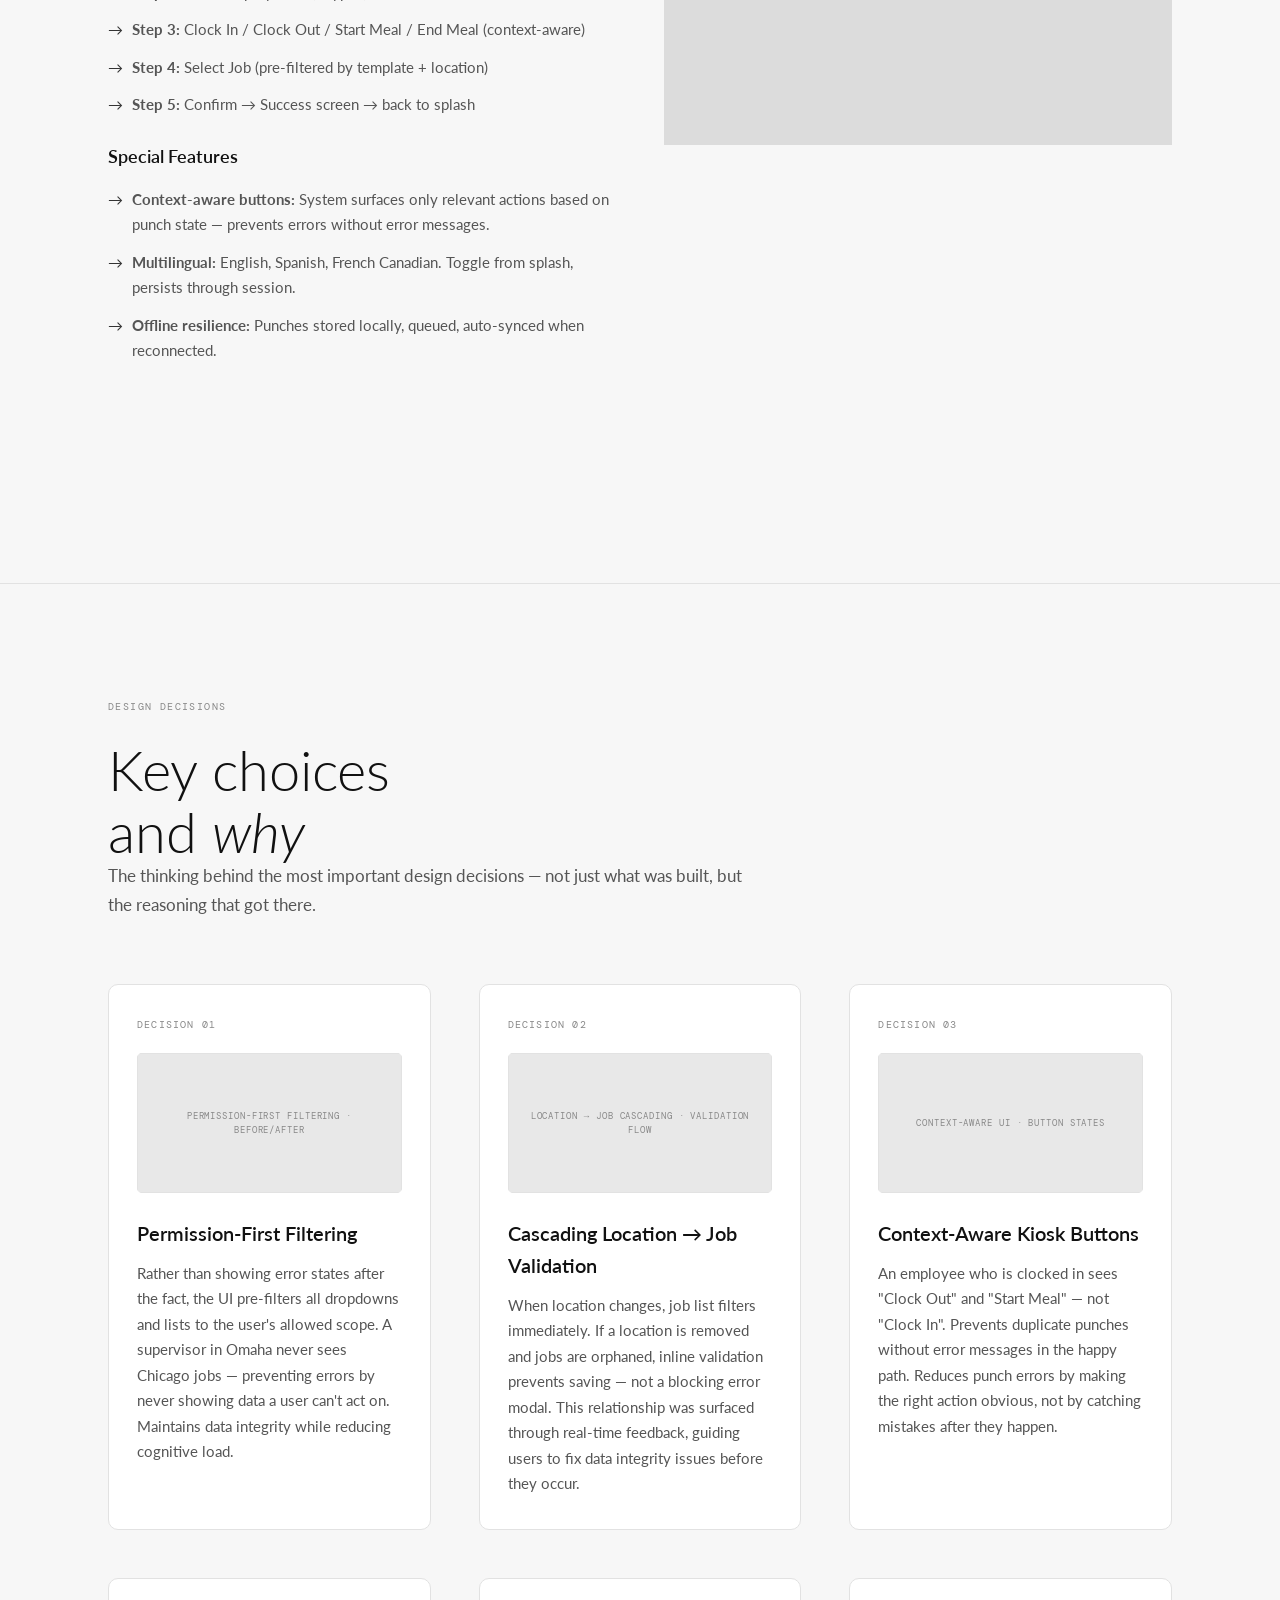
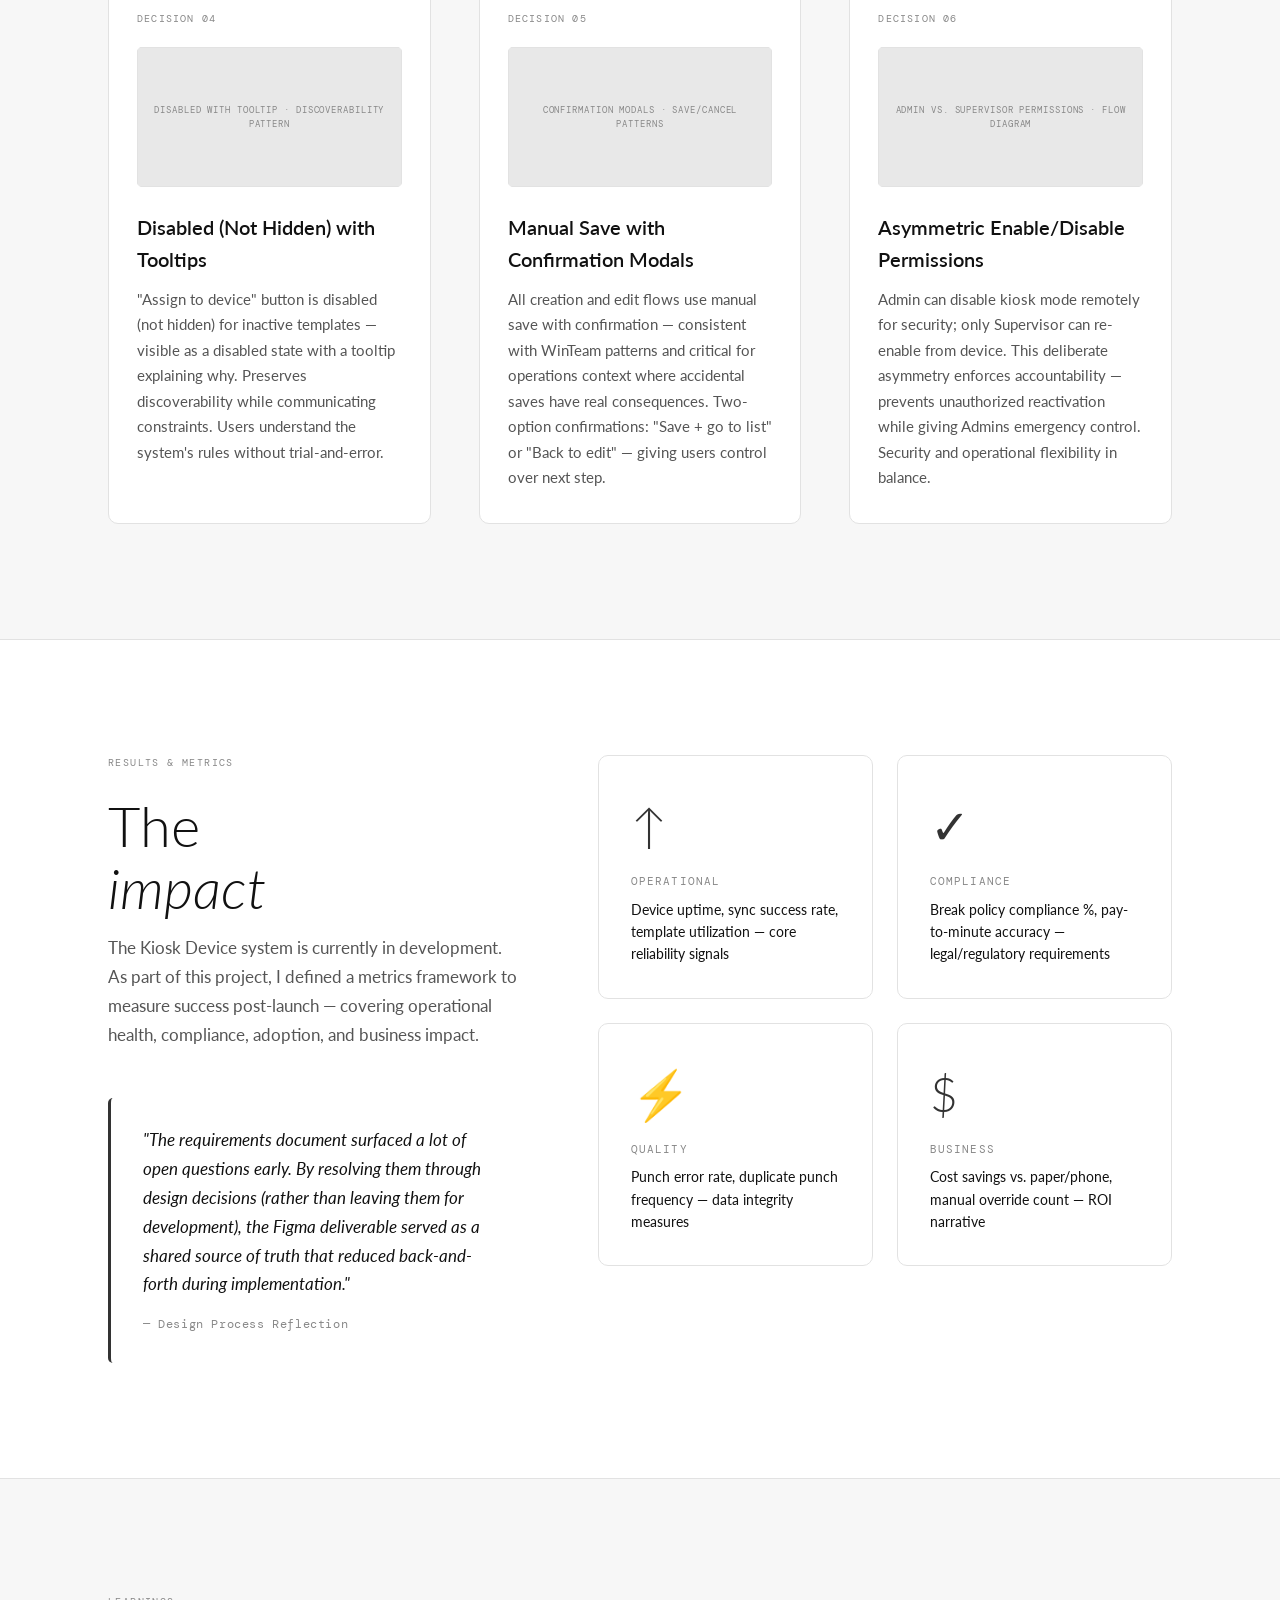
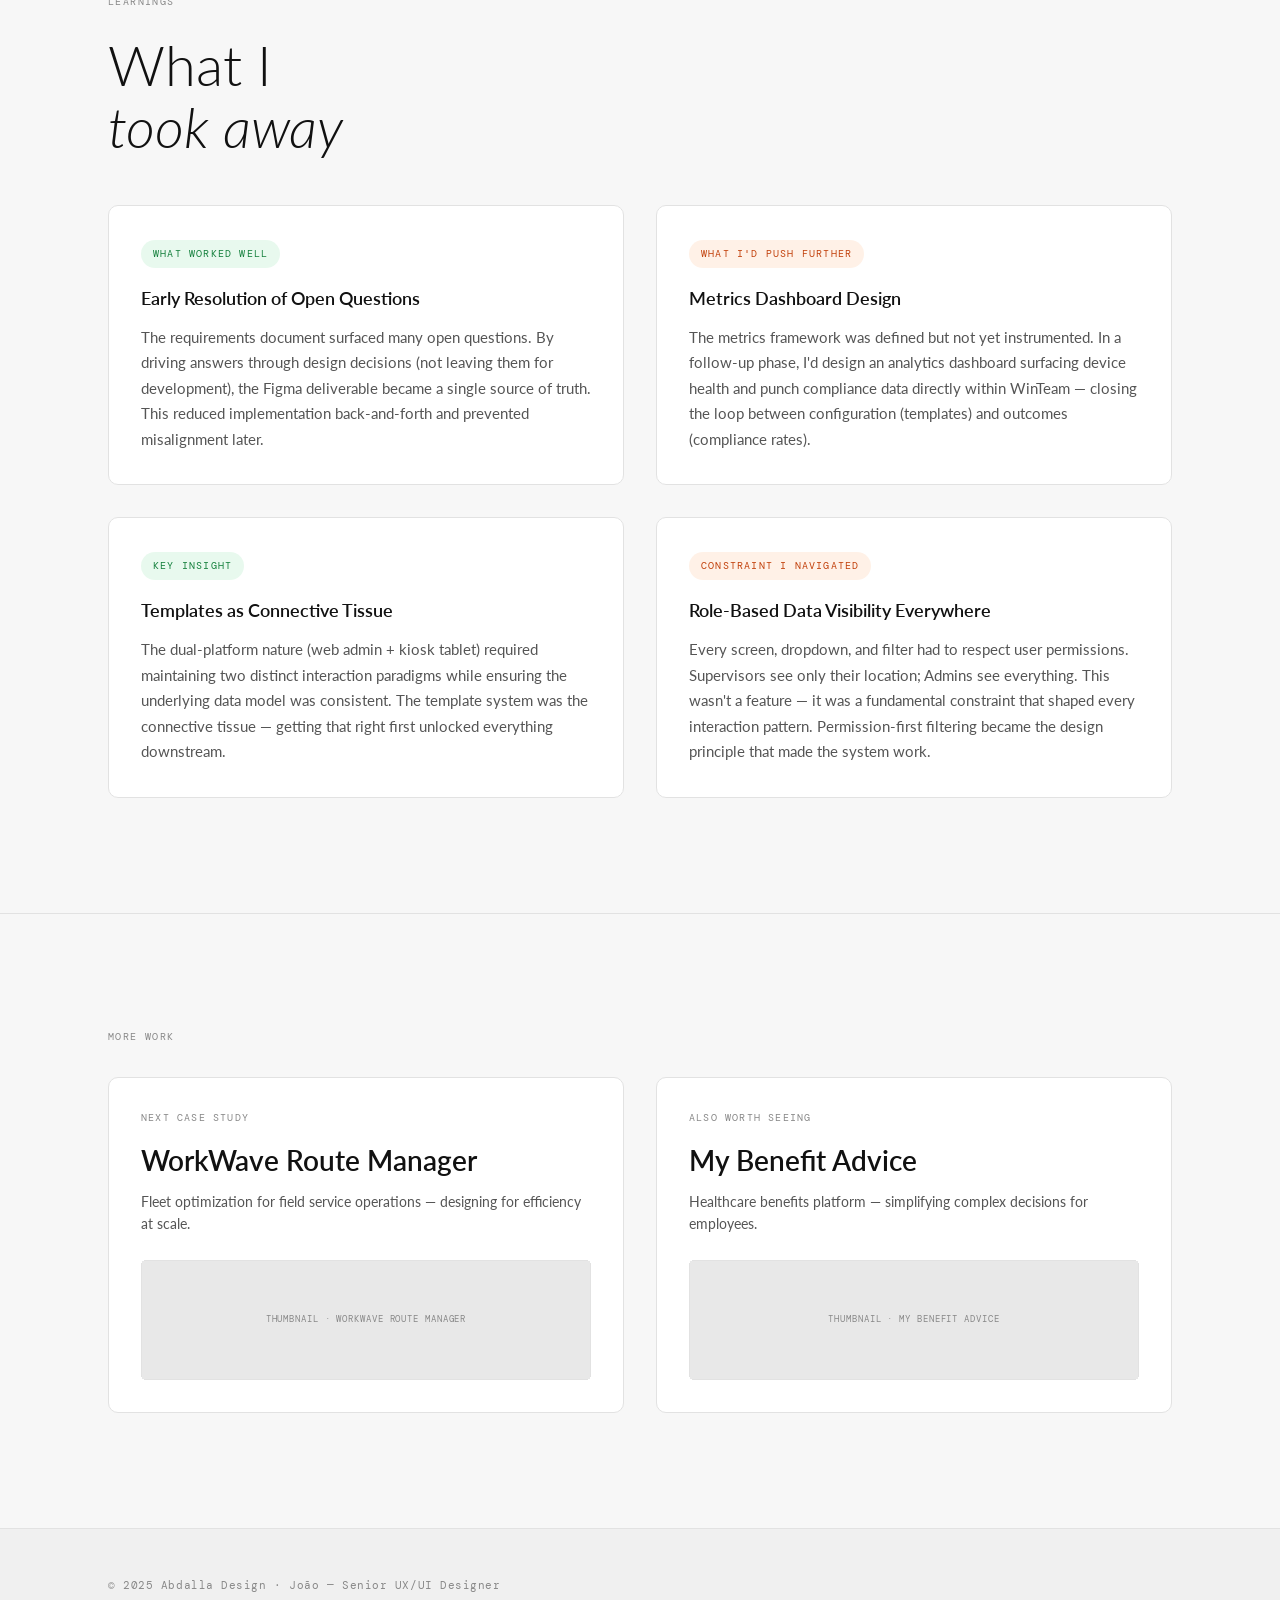
<file: cases/case-study-winteam-kiosk.html>
<!DOCTYPE html>
<html lang="en">
<head>
  <meta charset="UTF-8" />
  <meta name="viewport" content="width=device-width, initial-scale=1.0" />
  <title>WinTeam Kiosk Device — Case Study · Abdalla Design</title>

  <link rel="preconnect" href="https://fonts.googleapis.com" />
  <link rel="preconnect" href="https://fonts.gstatic.com" crossorigin />
  <link href="https://fonts.googleapis.com/css2?family=Lato:ital,wght@0,100;0,300;0,400;0,700;0,900;1,100;1,300;1,400;1,700;1,900&family=DM+Mono:wght@300;400&display=swap" rel="stylesheet" />

  <link rel="stylesheet" href="../CSS/main.css" />
</head>

<body>

<!-- ═══ NAVIGATION ═══ -->
<nav role="navigation" aria-label="Main navigation">
  <div class="container">
    <a href="#" class="nav-back" aria-label="Back to portfolio">
      <svg viewBox="0 0 16 16" fill="none" stroke="currentColor" stroke-width="2">
        <path d="M10 3L5 8l5 5"/>
      </svg>
      Portfolio
    </a>
    
    <a href="#" class="nav-brand" aria-label="Abdalla Design home">
      Abdalla Design
    </a>
    
    <a href="#" class="nav-next" aria-label="Next case study">
      Next
      <svg viewBox="0 0 16 16" fill="none" stroke="currentColor" stroke-width="2">
        <path d="M6 3l5 5-5 5"/>
      </svg>
    </a>
  </div>
</nav>

<main>

  <!-- ═══ HERO ═══ -->
  <section id="hero" aria-labelledby="hero-title">
    <div class="container">
      <div class="hero-meta" role="list">
        <span class="meta-tag" role="listitem">Product Design</span>
        <span class="meta-tag highlight" role="listitem">UX Architecture</span>
        <span class="meta-tag" role="listitem">Enterprise SaaS</span>
        <span class="meta-tag" role="listitem">Web + Mobile</span>
      </div>

      <h1 class="hero-title" id="hero-title">
        WinTeam <em>Kiosk Device</em>
      </h1>

      <p class="hero-subtitle">
        Designing a dual-platform system that lets facility services companies deploy shared tablets for time tracking — replacing personal devices with enterprise-grade kiosk stations.
      </p>

      <div class="hero-specs" role="list">
        <div class="spec-item" role="listitem">
          <p class="spec-label">Role</p>
          <p class="spec-value">Product Designer</p>
        </div>
        <div class="spec-item" role="listitem">
          <p class="spec-label">Platform</p>
          <p class="spec-value">Web (Admin/Supervisor)<br/>Mobile Kiosk (Frontline)</p>
        </div>
        <div class="spec-item" role="listitem">
          <p class="spec-label">Timeline</p>
          <p class="spec-value">Q3 2024<br/>16 weeks</p>
        </div>
        <div class="spec-item" role="listitem">
          <p class="spec-label">Deliverables</p>
          <p class="spec-value">Requirements analysis, UX architecture, Interaction design, Responsive UI</p>
        </div>
      </div>

      <div class="hero-cover">
        <img src="../img/woorkwave/capa kioske.png" alt="Hero Image · WinTeam Kiosk Interface Overview — Template Management + Device Management + Kiosk App" style="width:100%; display:block;" />
      </div>
    </div>
  </section>

  <!-- ═══ OVERVIEW ═══ -->
  <section id="overview" aria-labelledby="overview-title">
    <div class="container">
      <p class="section-eyebrow">Overview</p>
      <h2 class="section-title" id="overview-title">The <em>challenge</em></h2>

      <div class="overview-layout">
        <div class="overview-sidebar">
          <h3>Business Context</h3>
          <p>WinTeam is a workforce management platform built for security and facility services companies. Customers — security guards, janitors, facility workers — often operate in environments where issuing personal devices is impractical.</p>

          <h3>The Gap</h3>
          <p>Before this feature, there was no standardized way to configure a device with location, job, and language rules, manage multiple devices at scale, or ensure compliance across a fleet of kiosk devices.</p>
        </div>

        <div class="overview-content">
          <div class="challenge-quote">
            <p>How do we build an admin experience powerful enough for operations teams managing hundreds of devices, while keeping the employee-facing kiosk interface so simple that any frontline worker can use it in seconds?</p>
          </div>

          <h3>Two Interconnected Surface Areas</h3>
          <p><strong>Web platform</strong> — Admin & Supervisor tools to configure device templates and manage devices at scale. Role-based permissions, bulk operations, and compliance validation.</p>
          
          <p><strong>Kiosk app</strong> — A touch-first interface for frontline employees to clock in, clock out, and manage meal breaks without credentials or personal phones. Multilingual, offline-resilient, built for shared use.</p>
        </div>
      </div>
    </div>
  </section>

  <!-- ═══ USERS & PERSONAS ═══ -->
  <section id="research" aria-labelledby="research-title">
    <div class="container">
      <p class="section-eyebrow">Users & Personas</p>
      <h2 class="section-title" id="research-title">Who we're <em>designing for</em></h2>
      <p class="section-body" style="margin-top: 24px;">
        Three distinct user groups with different goals, permissions, and contexts. The design had to serve all three without compromising on security or simplicity.
      </p>

      <div class="personas-grid">
        <div class="persona-card animate-in">
          <p class="persona-role">Admin</p>
          <h3 class="persona-name">Corporate Operations</h3>
          <p class="persona-context">Corporate/IT level, full system access across all locations and branches</p>
          <p class="persona-goals-label">Key Goals</p>
          <p class="persona-goals">Authorize jobs for kiosk use, manage all templates globally, remote device control, ensure compliance at scale</p>
        </div>

        <div class="persona-card animate-in">
          <p class="persona-role">Supervisor</p>
          <h3 class="persona-name">Location Manager</h3>
          <p class="persona-context">Branch-level manager, limited to their location's scope</p>
          <p class="persona-goals-label">Key Goals</p>
          <p class="persona-goals">Create/edit templates, enable kiosk mode on-device, assign devices to templates, monitor device fleet</p>
        </div>

        <div class="persona-card animate-in">
          <p class="persona-role">Frontline Employee</p>
          <h3 class="persona-name">Security Guard / Facility Worker</h3>
          <p class="persona-context">Warehouse, security post, facility — often multilingual, varying tech comfort</p>
          <p class="persona-goals-label">Key Goals</p>
          <p class="persona-goals">Clock in/out quickly, select job, manage meal breaks — with minimal friction and no training</p>
        </div>
      </div>

      <div class="challenge-quote" style="margin-top: 48px;">
        <p><strong>Critical tension:</strong> Supervisors only see data within their location security scope. Admins see everything. This role-based data visibility was a core constraint throughout the design — every list, dropdown, and filter had to respect the user's permission layer.</p>
      </div>
    </div>
  </section>

  <!-- ═══ PROCESS ═══ -->
  <section id="process" aria-labelledby="process-title">
    <div class="container">
      <div class="process-header">
        <p class="section-eyebrow">Design Process</p>
        <h2 class="section-title" id="process-title">From requirements to <em>design decisions</em></h2>
        <p class="section-body" style="margin-top: 24px;">
          The input document covered 16+ user stories across three feature modules. I mapped them into a structured hierarchy and drove answers to open design questions through deliberate decisions.
        </p>
      </div>

      <div class="process-timeline">
        <div class="process-step animate-in">
          <p class="process-num">Step 01</p>
          <h3 class="process-title">Requirements Analysis</h3>
          <p class="process-desc">Mapped 16+ user stories into three core modules: Template Management (web), Device Management (web), and Kiosk Experience (tablet). Identified dependencies, validation rules, and permission constraints.</p>
          <div class="process-img">
            <div class="img-placeholder" style="min-height: 280px;" role="img">
              <span class="img-placeholder-label" style="font-size:10px">Information Architecture · Feature Module Map</span>
            </div>
          </div>
        </div>

        <div class="process-step animate-in">
          <p class="process-num">Step 02</p>
          <h3 class="process-title">Design Questions Resolution</h3>
          <p class="process-desc">The requirements document flagged multiple open questions. I drove answers through design decisions: navigation patterns, permission-aware UI filtering, form validation strategy, save vs. cancel flows, and confirmation modals.</p>
        </div>

        <div class="process-step animate-in">
          <p class="process-num">Step 03</p>
          <h3 class="process-title">UX Architecture</h3>
          <p class="process-desc">Built wireframes covering both platforms. Established cascading relationships (location → job filtering), context-aware UI states (disable vs. hide patterns), and responsive behavior for portrait/landscape tablet use.</p>
          <div class="process-img">
            <div class="img-placeholder" style="min-height: 320px;" role="img">
              <span class="img-placeholder-label" style="font-size:10px">Wireframes · Template Creation Flow</span>
            </div>
          </div>
        </div>

        <div class="process-step animate-in">
          <p class="process-num">Step 04</p>
          <h3 class="process-title">Interaction Design</h3>
          <p class="process-desc">Designed high-fidelity screens using the WinTeam design system. Reused established table/list components, modal patterns, and form controls. Designed custom kiosk interface with large touch targets and multilingual support.</p>
          <div class="process-img">
            <div class="img-placeholder" style="min-height: 360px;" role="img">
              <span class="img-placeholder-label" style="font-size:10px">High-Fidelity Mockups · Kiosk Employee Flow</span>
            </div>
          </div>
        </div>
      </div>
    </div>
  </section>

  <!-- ═══ FEATURES ═══ -->
  <section id="features" aria-labelledby="features-title">
    <div class="container">
      <div class="features-header">
        <p class="section-eyebrow">Feature Deep Dives</p>
        <h2 class="section-title" id="features-title">Core features and <em>design thinking</em></h2>
        <p class="section-body" style="margin-top: 24px;">
          Three interconnected features — each solving a distinct problem while maintaining data consistency across the platform.
        </p>
      </div>

      <!-- Feature 1: Template Management -->
      <div class="feature-block animate-in">
          <p class="feature-tag">Feature 01 · Web Platform</p>
          <h3 class="feature-title">Template Management</h3>
          <p class="feature-desc">
            Operations teams need a reusable configuration unit — a "profile" they can apply to any device. A template bundles jobs, locations, language settings, time format, and geolocation rules.
          </p>

        <div class="feature-content">
          <div class="feature-details">
            <h4>Key Design Decisions</h4>
            <ul>
              <li><strong>Location → Job dependency:</strong> When the user picks a location, the job list filters to only show jobs associated with that location. Validation prevents saving if jobs are orphaned.</li>
              <li><strong>Duplicate flow:</strong> Creates a prefilled form with "Copy of [Template Name]" — all operational fields carry over, audit fields reset.</li>
              <li><strong>Template list:</strong> Defaults to active templates. Device count chip expands inline device list without page change.</li>
            </ul>

            <h4>Required vs. Optional Fields</h4>
            <ul>
              <li><strong>Required:</strong> Title, Active toggle, ≥1 location, ≥1 job, language(s), time format</li>
              <li><strong>Optional:</strong> Notes, fixed location (geolocation + range)</li>
              <li><strong>System (read-only):</strong> ID, Date Added/Changed, User Added/Changed</li>
            </ul>
          </div>

          <div class="feature-visual">
            <div class="img-placeholder" style="width:100%; height:100%; min-height:400px;" role="img">
              <span class="img-placeholder-label">Template Creation Screen<br/>Location/Job Cascading + Validation</span>
            </div>
          </div>
        </div>
      </div>

      <!-- Feature 2: Device Management -->
      <div class="feature-block animate-in">
          <p class="feature-tag">Feature 02 · Web Platform</p>
          <h3 class="feature-title">Device Management</h3>
          <p class="feature-desc">
            Supervisors need to monitor a fleet of devices — see their status, assigned template, last heartbeat — and make targeted edits. Admins need remote control capabilities.
          </p>

        <div class="feature-content">
          <div class="feature-visual">
            <div class="img-placeholder" style="width:100%; height:100%; min-height:400px;" role="img">
              <span class="img-placeholder-label">Device Detail View<br/>Read-only vs. Editable Fields</span>
            </div>
          </div>

          <div class="feature-details">
            <h4>Key Design Decisions</h4>
            <ul>
              <li><strong>Read-only vs. editable:</strong> Clear visual distinction. System fields (IMEI, software version, last contact) in read-only section with 'i' audit button.</li>
              <li><strong>Active status validation:</strong> Cannot activate a device assigned to an inactive template — toggle disabled with contextual message.</li>
              <li><strong>Remote disable (Admin):</strong> Admins can deactivate kiosk mode remotely. Only Supervisors can re-enable from device — deliberate asymmetry for accountability.</li>
              <li><strong>Bulk assignment:</strong> Multi-select → "Assign Template" → dropdown → confirmation modal → refresh list.</li>
            </ul>
          </div>
        </div>
      </div>

      <!-- Feature 3: Kiosk Experience -->
      <div class="feature-block animate-in">
          <p class="feature-tag">Feature 03 · Tablet/Mobile</p>
          <h3 class="feature-title">Kiosk Experience</h3>
          <p class="feature-desc">
            A shared device in a high-traffic, time-sensitive context. Every extra tap is friction for workers trying to start or end a shift. The interface works for employees with varying language skills and tech comfort.
          </p>

        <div class="feature-content">
          <div class="feature-details">
            <h4>Design Principles Applied</h4>
            <ul>
              <li>Large touch targets throughout</li>
              <li>Minimal cognitive load — one action per step</li>
              <li>Audio + visual confirmation on every punch (accessibility + noisy environments)</li>
              <li>PII protection — only employee ID and job data displayed</li>
            </ul>

            <h4>Employee Clock-in Flow</h4>
            <ul>
              <li><strong>Step 1:</strong> Splash screen</li>
              <li><strong>Step 2:</strong> Enter Employee ID (keypad)</li>
              <li><strong>Step 3:</strong> Clock In / Clock Out / Start Meal / End Meal (context-aware)</li>
              <li><strong>Step 4:</strong> Select Job (pre-filtered by template + location)</li>
              <li><strong>Step 5:</strong> Confirm → Success screen → back to splash</li>
            </ul>

            <h4>Special Features</h4>
            <ul>
              <li><strong>Context-aware buttons:</strong> System surfaces only relevant actions based on punch state — prevents errors without error messages.</li>
              <li><strong>Multilingual:</strong> English, Spanish, French Canadian. Toggle from splash, persists through session.</li>
              <li><strong>Offline resilience:</strong> Punches stored locally, queued, auto-synced when reconnected.</li>
            </ul>
          </div>

          <div class="feature-visual">
            <div class="img-placeholder" style="width:100%; height:100%; min-height:480px;" role="img">
              <span class="img-placeholder-label">Kiosk Employee Flow<br/>Splash → ID Entry → Action Selection → Job Selection → Confirmation</span>
            </div>
          </div>
        </div>
      </div>
    </div>
  </section>

  <!-- ═══ DESIGN DECISIONS ═══ -->
  <section id="decisions" aria-labelledby="decisions-title">
    <div class="container">
      <div class="decisions-header">
        <p class="section-eyebrow">Design Decisions</p>
        <h2 class="section-title" id="decisions-title">Key choices<br/>and <em>why</em></h2>
        <p class="section-body">The thinking behind the most important design decisions — not just what was built, but the reasoning that got there.</p>
      </div>

      <div class="decisions-grid" role="list">
        <div class="decision-card animate-in" role="listitem">
          <p class="decision-num">Decision 01</p>
          <div class="decision-img" aria-label="Decision visual placeholder">
            <div class="img-placeholder" role="img" aria-label="Comparison: Pre-filter vs. Error-after-save">
              <span class="img-placeholder-label" style="font-size:9px">Permission-First Filtering · Before/After</span>
            </div>
          </div>
          <h3 class="decision-title">Permission-First Filtering</h3>
          <p class="decision-body">Rather than showing error states after the fact, the UI pre-filters all dropdowns and lists to the user's allowed scope. A supervisor in Omaha never sees Chicago jobs — preventing errors by never showing data a user can't act on. Maintains data integrity while reducing cognitive load.</p>
        </div>

        <div class="decision-card animate-in" role="listitem">
          <p class="decision-num">Decision 02</p>
          <div class="decision-img" aria-label="Decision visual placeholder">
            <div class="img-placeholder" role="img" aria-label="Cascading validation pattern">
              <span class="img-placeholder-label" style="font-size:9px">Location → Job Cascading · Validation Flow</span>
            </div>
          </div>
          <h3 class="decision-title">Cascading Location → Job Validation</h3>
          <p class="decision-body">When location changes, job list filters immediately. If a location is removed and jobs are orphaned, inline validation prevents saving — not a blocking error modal. This relationship was surfaced through real-time feedback, guiding users to fix data integrity issues before they occur.</p>
        </div>

        <div class="decision-card animate-in" role="listitem">
          <p class="decision-num">Decision 03</p>
          <div class="decision-img" aria-label="Decision visual placeholder">
            <div class="img-placeholder" role="img" aria-label="Context-aware kiosk buttons">
              <span class="img-placeholder-label" style="font-size:9px">Context-Aware UI · Button States</span>
            </div>
          </div>
          <h3 class="decision-title">Context-Aware Kiosk Buttons</h3>
          <p class="decision-body">An employee who is clocked in sees "Clock Out" and "Start Meal" — not "Clock In". Prevents duplicate punches without error messages in the happy path. Reduces punch errors by making the right action obvious, not by catching mistakes after they happen.</p>
        </div>

        <div class="decision-card animate-in" role="listitem">
          <p class="decision-num">Decision 04</p>
          <div class="decision-img" aria-label="Decision visual placeholder">
            <div class="img-placeholder" role="img" aria-label="Disabled vs. hidden pattern">
              <span class="img-placeholder-label" style="font-size:9px">Disabled with Tooltip · Discoverability Pattern</span>
            </div>
          </div>
          <h3 class="decision-title">Disabled (Not Hidden) with Tooltips</h3>
          <p class="decision-body">"Assign to device" button is disabled (not hidden) for inactive templates — visible as a disabled state with a tooltip explaining why. Preserves discoverability while communicating constraints. Users understand the system's rules without trial-and-error.</p>
        </div>

        <div class="decision-card animate-in" role="listitem">
          <p class="decision-num">Decision 05</p>
          <div class="decision-img" aria-label="Decision visual placeholder">
            <div class="img-placeholder" role="img" aria-label="Manual save confirmation flow">
              <span class="img-placeholder-label" style="font-size:9px">Confirmation Modals · Save/Cancel Patterns</span>
            </div>
          </div>
          <h3 class="decision-title">Manual Save with Confirmation Modals</h3>
          <p class="decision-body">All creation and edit flows use manual save with confirmation — consistent with WinTeam patterns and critical for operations context where accidental saves have real consequences. Two-option confirmations: "Save + go to list" or "Back to edit" — giving users control over next step.</p>
        </div>

        <div class="decision-card animate-in" role="listitem">
          <p class="decision-num">Decision 06</p>
          <div class="decision-img" aria-label="Decision visual placeholder">
            <div class="img-placeholder" role="img" aria-label="Asymmetric permissions model">
              <span class="img-placeholder-label" style="font-size:9px">Admin vs. Supervisor Permissions · Flow Diagram</span>
            </div>
          </div>
          <h3 class="decision-title">Asymmetric Enable/Disable Permissions</h3>
          <p class="decision-body">Admin can disable kiosk mode remotely for security; only Supervisor can re-enable from device. This deliberate asymmetry enforces accountability — prevents unauthorized reactivation while giving Admins emergency control. Security and operational flexibility in balance.</p>
        </div>
      </div>
    </div>
  </section>

  <!-- ═══ RESULTS ═══ -->
  <section id="results" aria-labelledby="results-title">
    <div class="container">
      <div class="results-layout">
        <div class="results-sticky">
          <p class="section-eyebrow">Results & Metrics</p>
          <h2 class="section-title" id="results-title">The<br/><em>impact</em></h2>
          <p class="section-body" style="margin-top: 16px;">
            The Kiosk Device system is currently in development. As part of this project, I defined a metrics framework to measure success post-launch — covering operational health, compliance, adoption, and business impact.
          </p>

          <div class="testimonial-block" aria-label="Project reflection">
            <p class="testimonial-text">"The requirements document surfaced a lot of open questions early. By resolving them through design decisions (rather than leaving them for development), the Figma deliverable served as a shared source of truth that reduced back-and-forth during implementation."</p>
            <p class="testimonial-author">— Design Process Reflection</p>
          </div>
        </div>

        <div class="metrics-grid" aria-label="Planned metrics framework">
          <div class="metric-cell animate-in" role="article">
            <div class="metric-num">↑</div>
            <div class="metric-label">Operational</div>
            <div class="metric-desc">Device uptime, sync success rate, template utilization — core reliability signals</div>
          </div>
          <div class="metric-cell animate-in" role="article">
            <div class="metric-num">✓</div>
            <div class="metric-label">Compliance</div>
            <div class="metric-desc">Break policy compliance %, pay-to-minute accuracy — legal/regulatory requirements</div>
          </div>
          <div class="metric-cell animate-in" role="article">
            <div class="metric-num">⚡</div>
            <div class="metric-label">Quality</div>
            <div class="metric-desc">Punch error rate, duplicate punch frequency — data integrity measures</div>
          </div>
          <div class="metric-cell animate-in" role="article">
            <div class="metric-num">$</div>
            <div class="metric-label">Business</div>
            <div class="metric-desc">Cost savings vs. paper/phone, manual override count — ROI narrative</div>
          </div>
        </div>
      </div>
    </div>
  </section>

  <!-- ═══ LEARNINGS ═══ -->
  <section id="learnings" aria-labelledby="learnings-title">
    <div class="container">
      <p class="section-eyebrow">Learnings</p>
      <h2 class="section-title" id="learnings-title">What I<br/><em>took away</em></h2>

      <div class="learnings-grid" role="list">
        <div class="learning-card animate-in" role="listitem">
          <p class="learning-type type-win">What worked well</p>
          <h3 class="learning-title">Early Resolution of Open Questions</h3>
          <p class="learning-body">The requirements document surfaced many open questions. By driving answers through design decisions (not leaving them for development), the Figma deliverable became a single source of truth. This reduced implementation back-and-forth and prevented misalignment later.</p>
        </div>

        <div class="learning-card animate-in" role="listitem">
          <p class="learning-type type-challenge">What I'd push further</p>
          <h3 class="learning-title">Metrics Dashboard Design</h3>
          <p class="learning-body">The metrics framework was defined but not yet instrumented. In a follow-up phase, I'd design an analytics dashboard surfacing device health and punch compliance data directly within WinTeam — closing the loop between configuration (templates) and outcomes (compliance rates).</p>
        </div>

        <div class="learning-card animate-in" role="listitem">
          <p class="learning-type type-win">Key insight</p>
          <h3 class="learning-title">Templates as Connective Tissue</h3>
          <p class="learning-body">The dual-platform nature (web admin + kiosk tablet) required maintaining two distinct interaction paradigms while ensuring the underlying data model was consistent. The template system was the connective tissue — getting that right first unlocked everything downstream.</p>
        </div>

        <div class="learning-card animate-in" role="listitem">
          <p class="learning-type type-challenge">Constraint I navigated</p>
          <h3 class="learning-title">Role-Based Data Visibility Everywhere</h3>
          <p class="learning-body">Every screen, dropdown, and filter had to respect user permissions. Supervisors see only their location; Admins see everything. This wasn't a feature — it was a fundamental constraint that shaped every interaction pattern. Permission-first filtering became the design principle that made the system work.</p>
        </div>
      </div>
    </div>
  </section>

  <!-- ═══ NEXT PROJECT ═══ -->
  <section id="next-project" aria-labelledby="next-title">
    <div class="container">
      <p class="section-eyebrow" style="margin-bottom: 32px;">More Work</p>

      <div class="next-inner" role="list" aria-labelledby="next-title">
        <h2 class="sr-only" id="next-title">Other case studies</h2>

        <a href="#" class="next-card" role="listitem" aria-label="Next case study: WorkWave">
          <p class="next-label">Next Case Study</p>
          <h3 class="next-title">WorkWave Route Manager</h3>
          <p class="next-desc">Fleet optimization for field service operations — designing for efficiency at scale.</p>
          <div class="next-img" aria-label="WorkWave preview placeholder">
            <div class="img-placeholder" role="img" aria-label="Placeholder: Thumbnail do case WorkWave">
              <span class="img-placeholder-label" style="font-size:9px">Thumbnail · WorkWave Route Manager</span>
            </div>
          </div>
        </a>

        <a href="#" class="next-card" role="listitem" aria-label="Case study: My Benefit Advice">
          <p class="next-label">Also Worth Seeing</p>
          <h3 class="next-title">My Benefit Advice</h3>
          <p class="next-desc">Healthcare benefits platform — simplifying complex decisions for employees.</p>
          <div class="next-img" aria-label="My Benefit Advice preview placeholder">
            <div class="img-placeholder" role="img" aria-label="Placeholder: Thumbnail do case My Benefit Advice">
              <span class="img-placeholder-label" style="font-size:9px">Thumbnail · My Benefit Advice</span>
            </div>
          </div>
        </a>
      </div>
    </div>
  </section>

</main>

<!-- ═══ FOOTER ═══ -->
<footer role="contentinfo">
  <div class="container">
    <p class="footer-copy">© 2025 Abdalla Design · João — Senior UX/UI Designer</p>
    <nav class="footer-socials" aria-label="Social media links">
      <a href="https://abdalladesigns.framer.website" target="_blank" rel="noopener">Portfolio</a>
      <a href="#" target="_blank" rel="noopener">LinkedIn</a>
      <a href="#" target="_blank" rel="noopener">Behance</a>
      <a href="#" target="_blank" rel="noopener">Dribbble</a>
    </nav>
  </div>
</footer>

<script>
(function() {
  'use strict';

  /* ── Scroll animations ── */
  const observer = new IntersectionObserver(function(entries) {
    entries.forEach(function(entry) {
      if (entry.isIntersecting) {
        entry.target.classList.add('visible');
        observer.unobserve(entry.target);
      }
    });
  }, { threshold: 0.12 });

  document.querySelectorAll('.animate-in').forEach(function(el) {
    observer.observe(el);
  });

})();
</script>
</body>
</html>
</file>
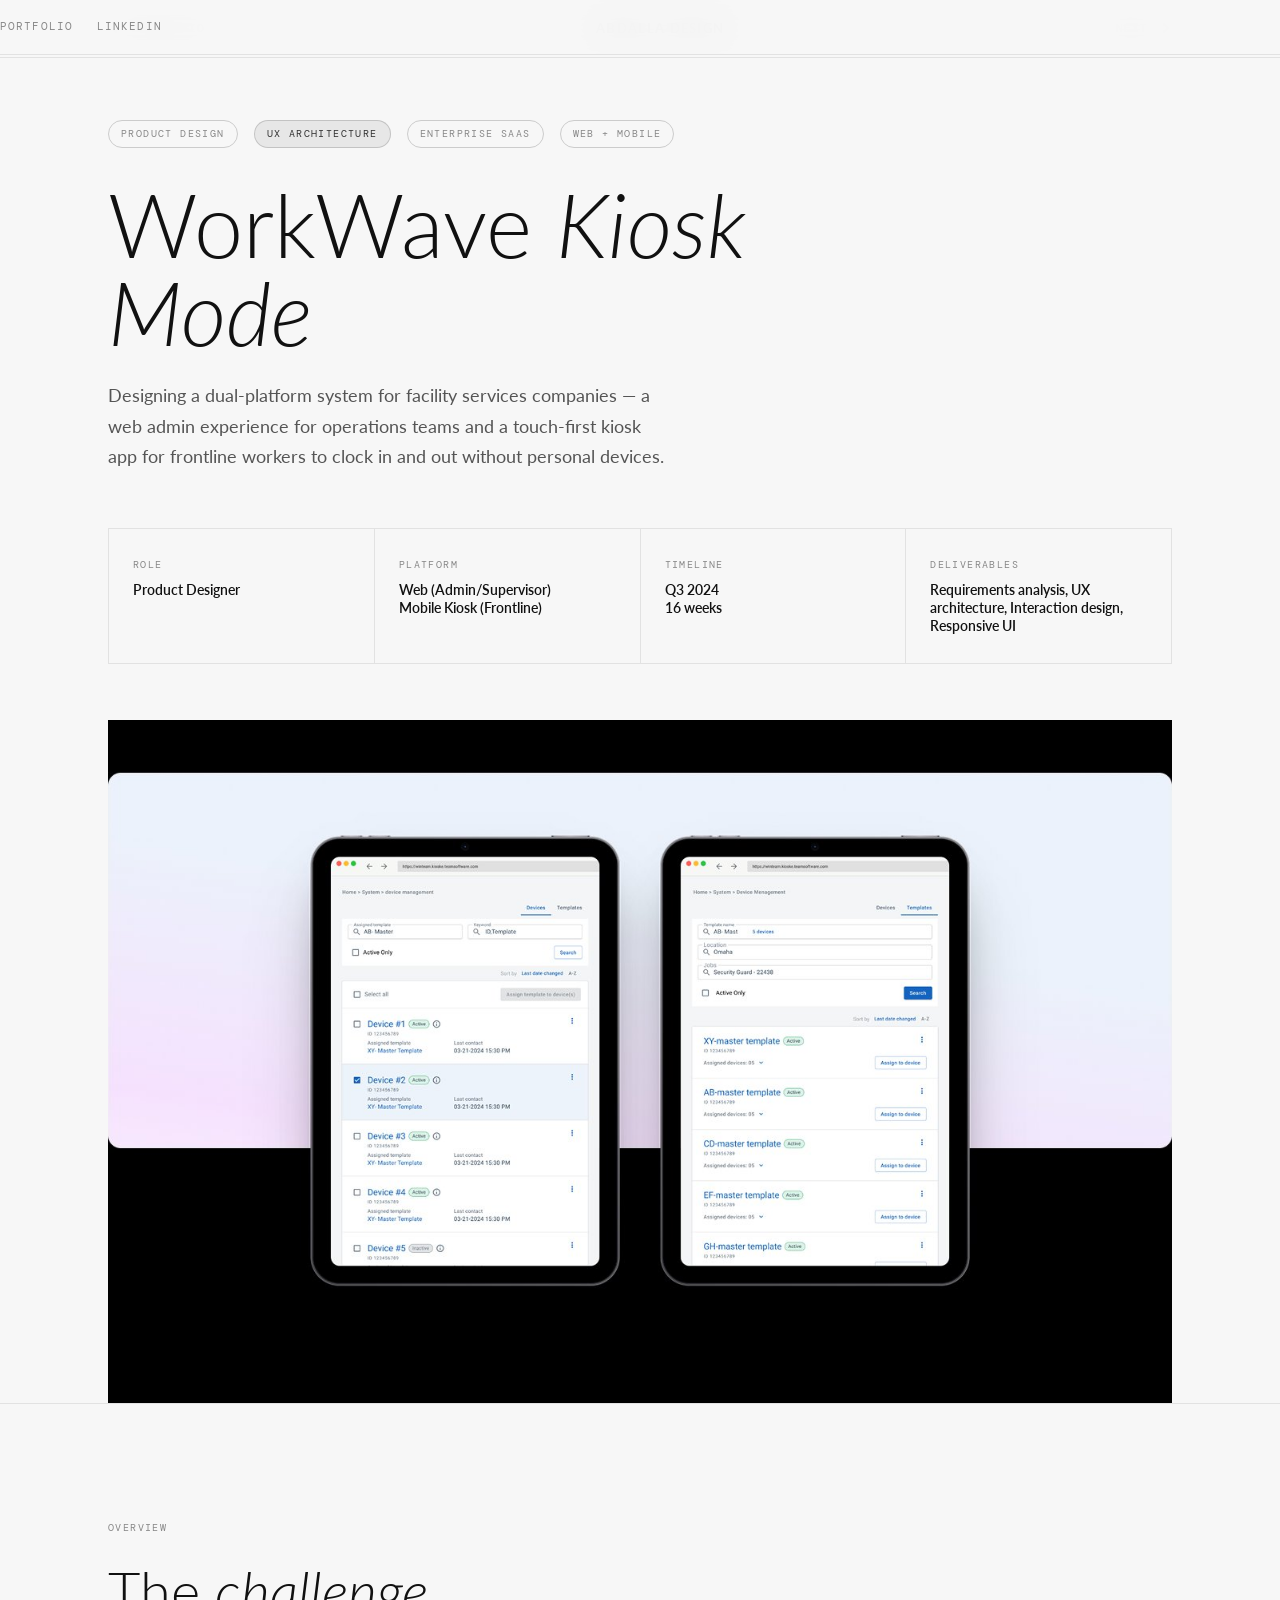
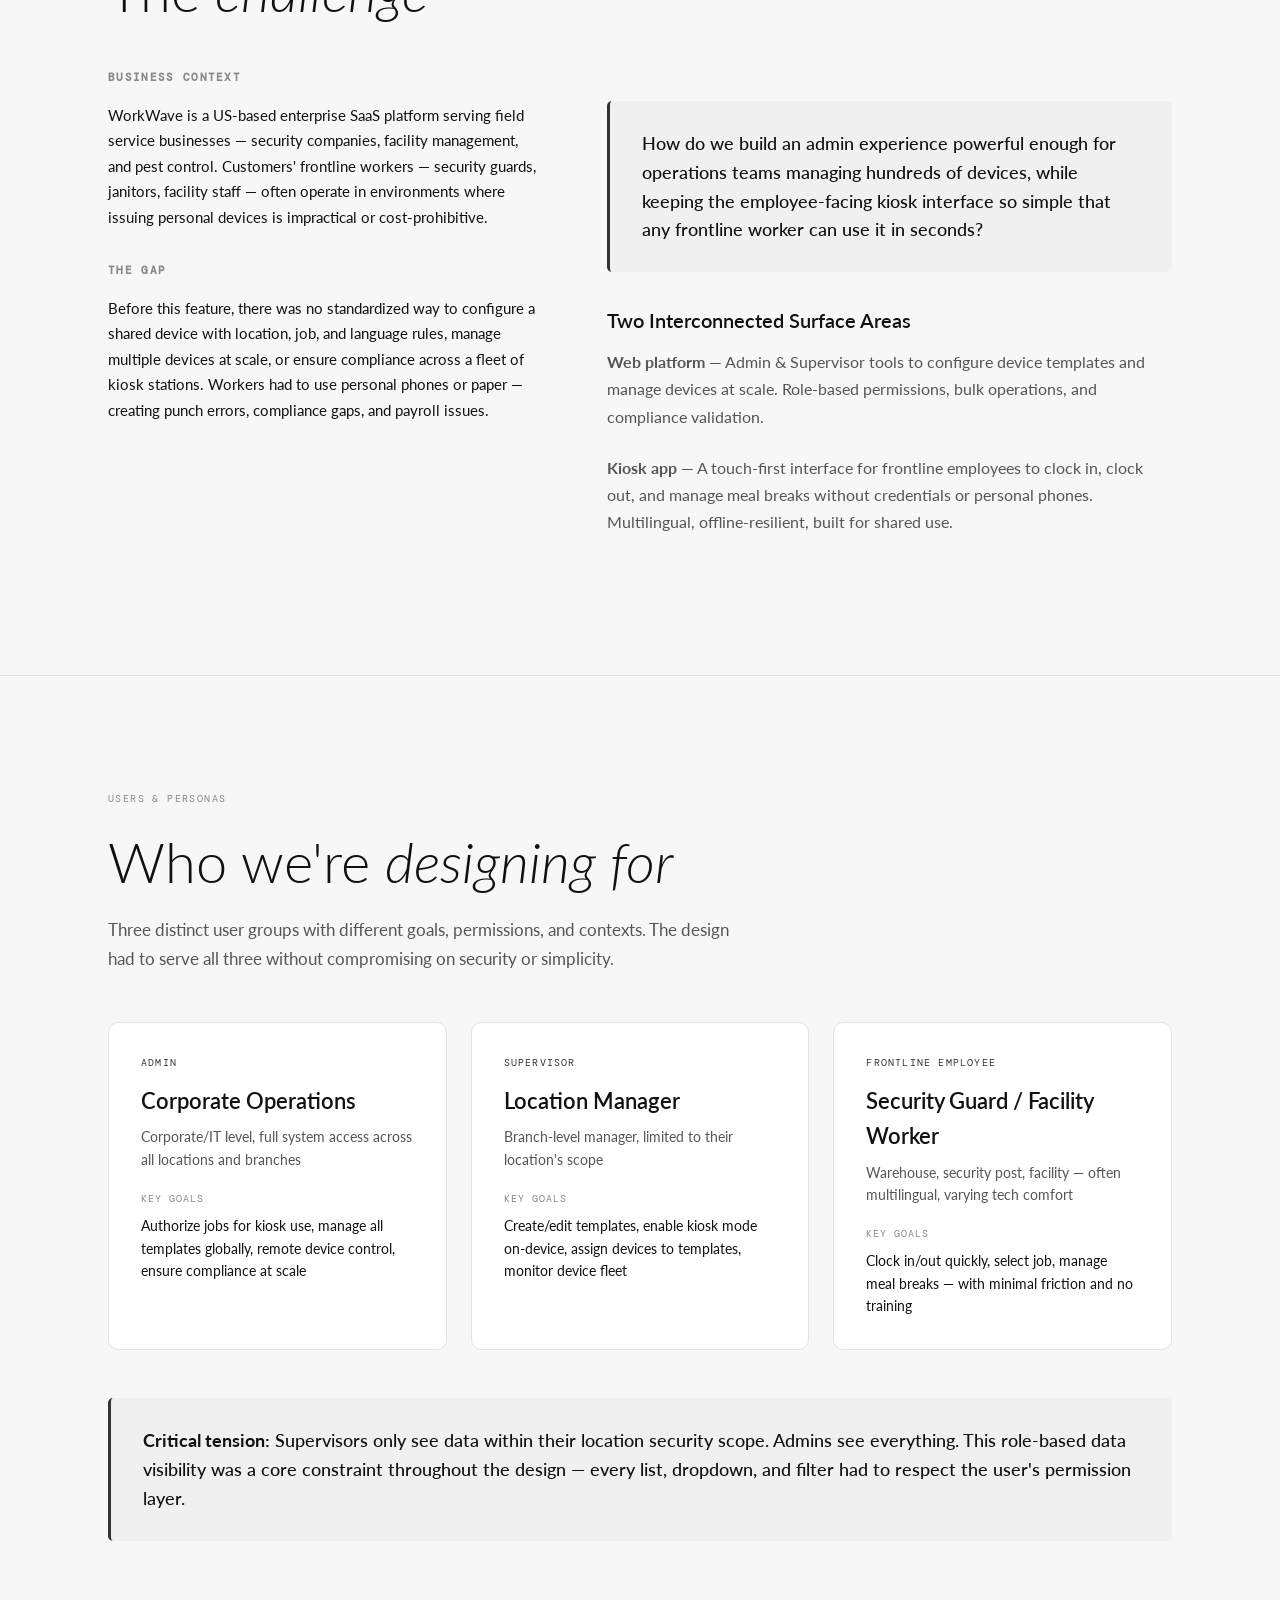
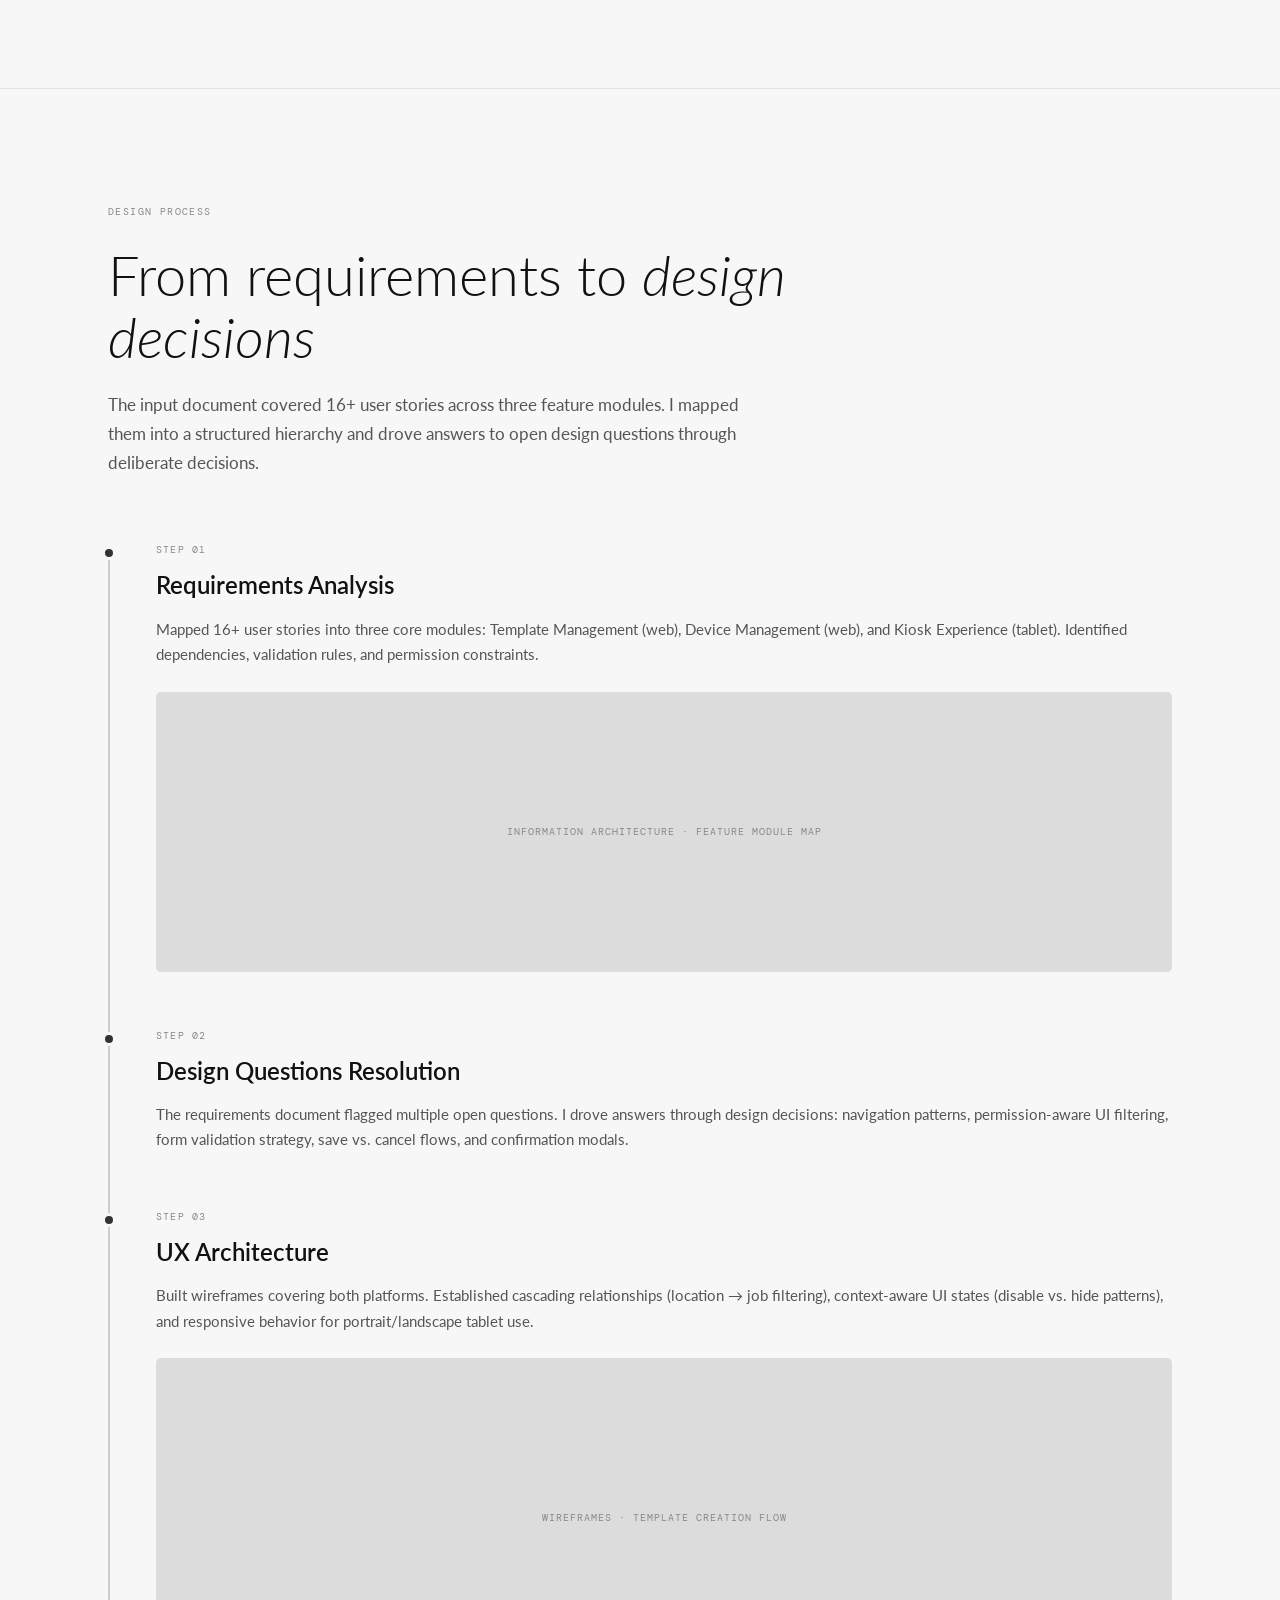
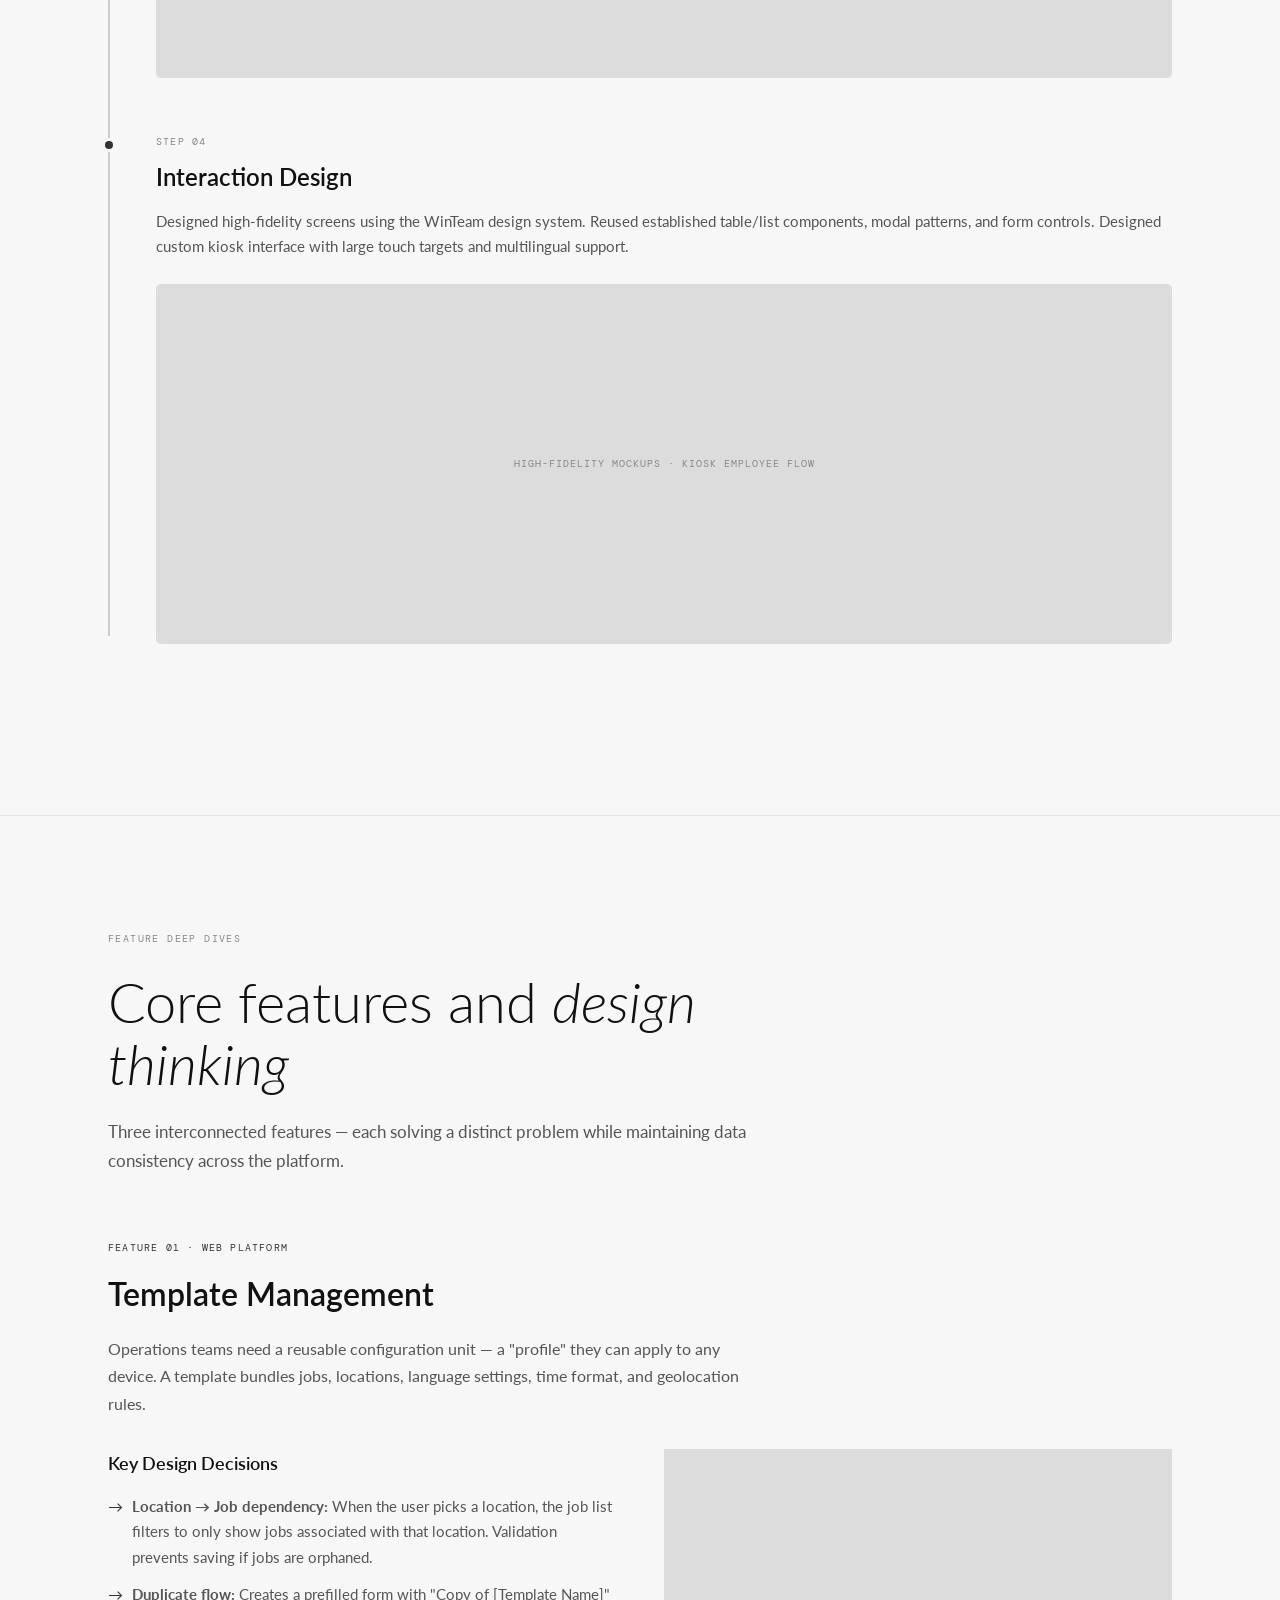
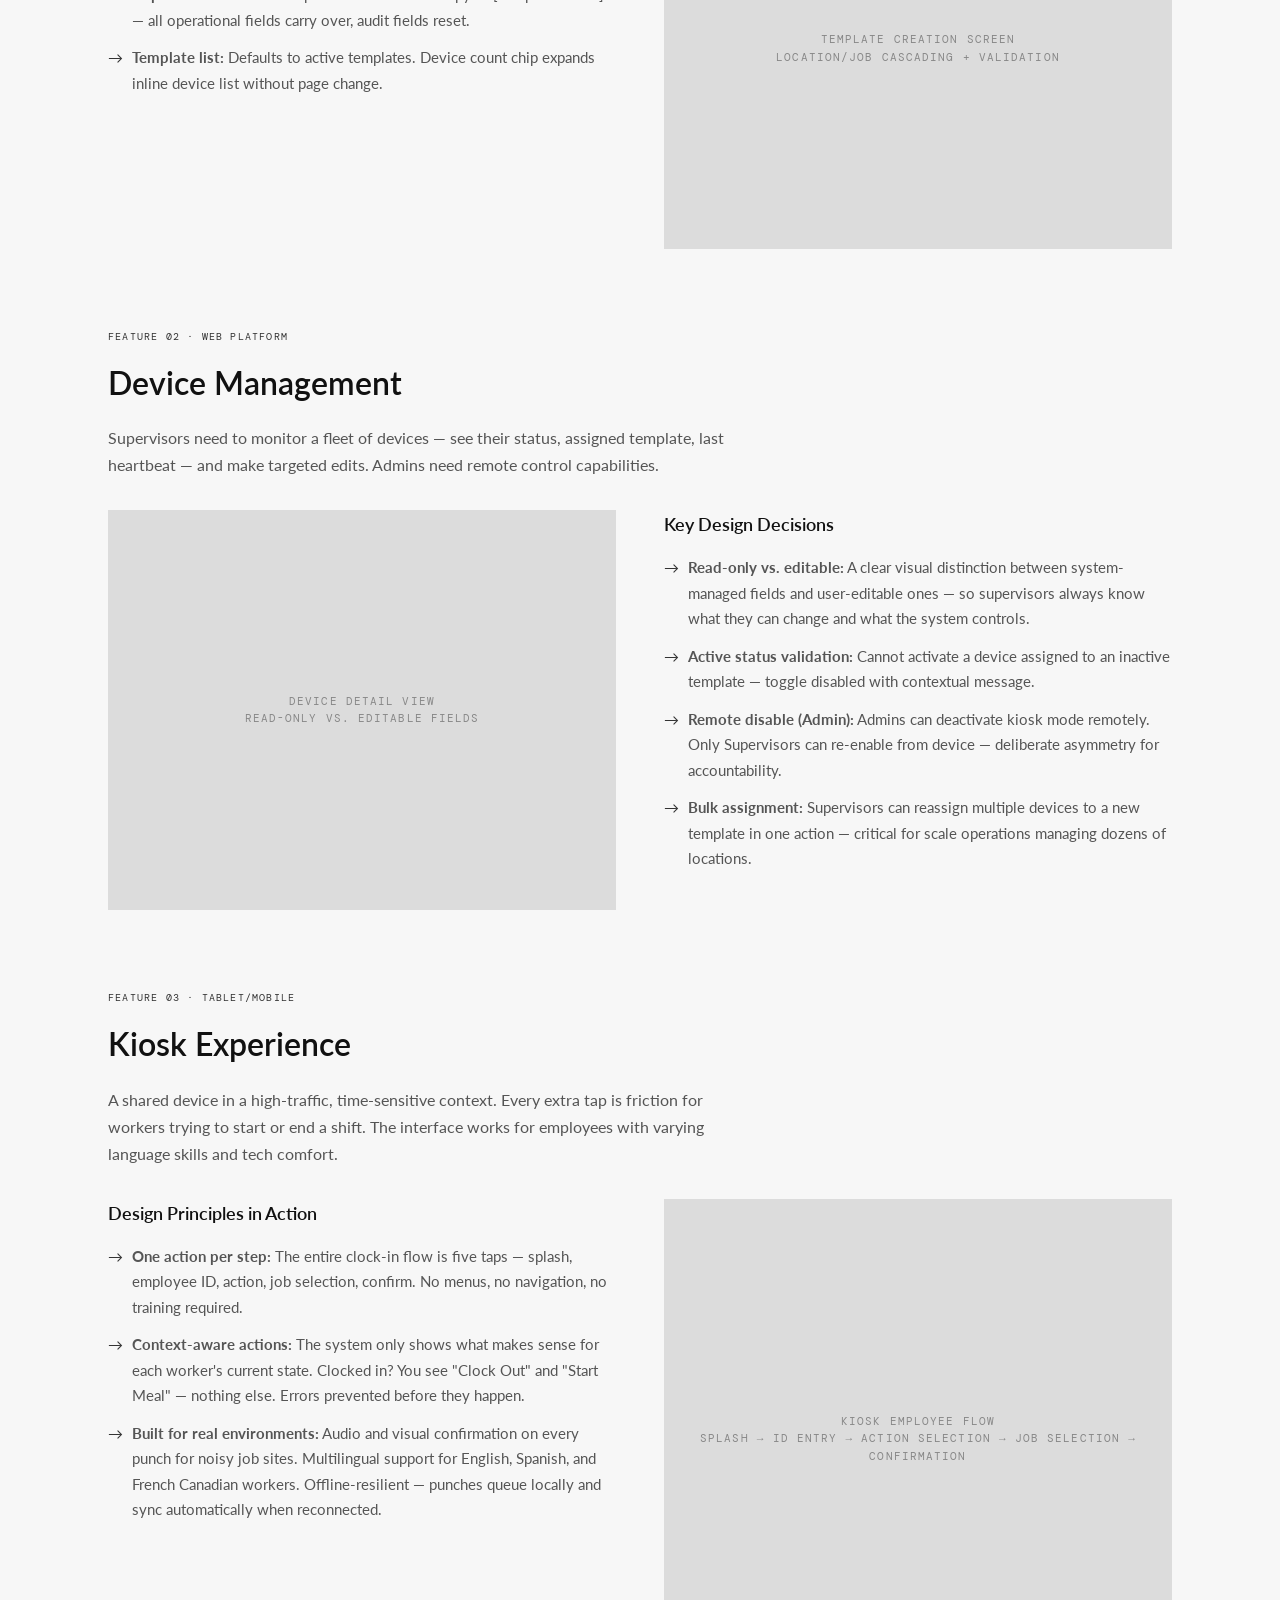
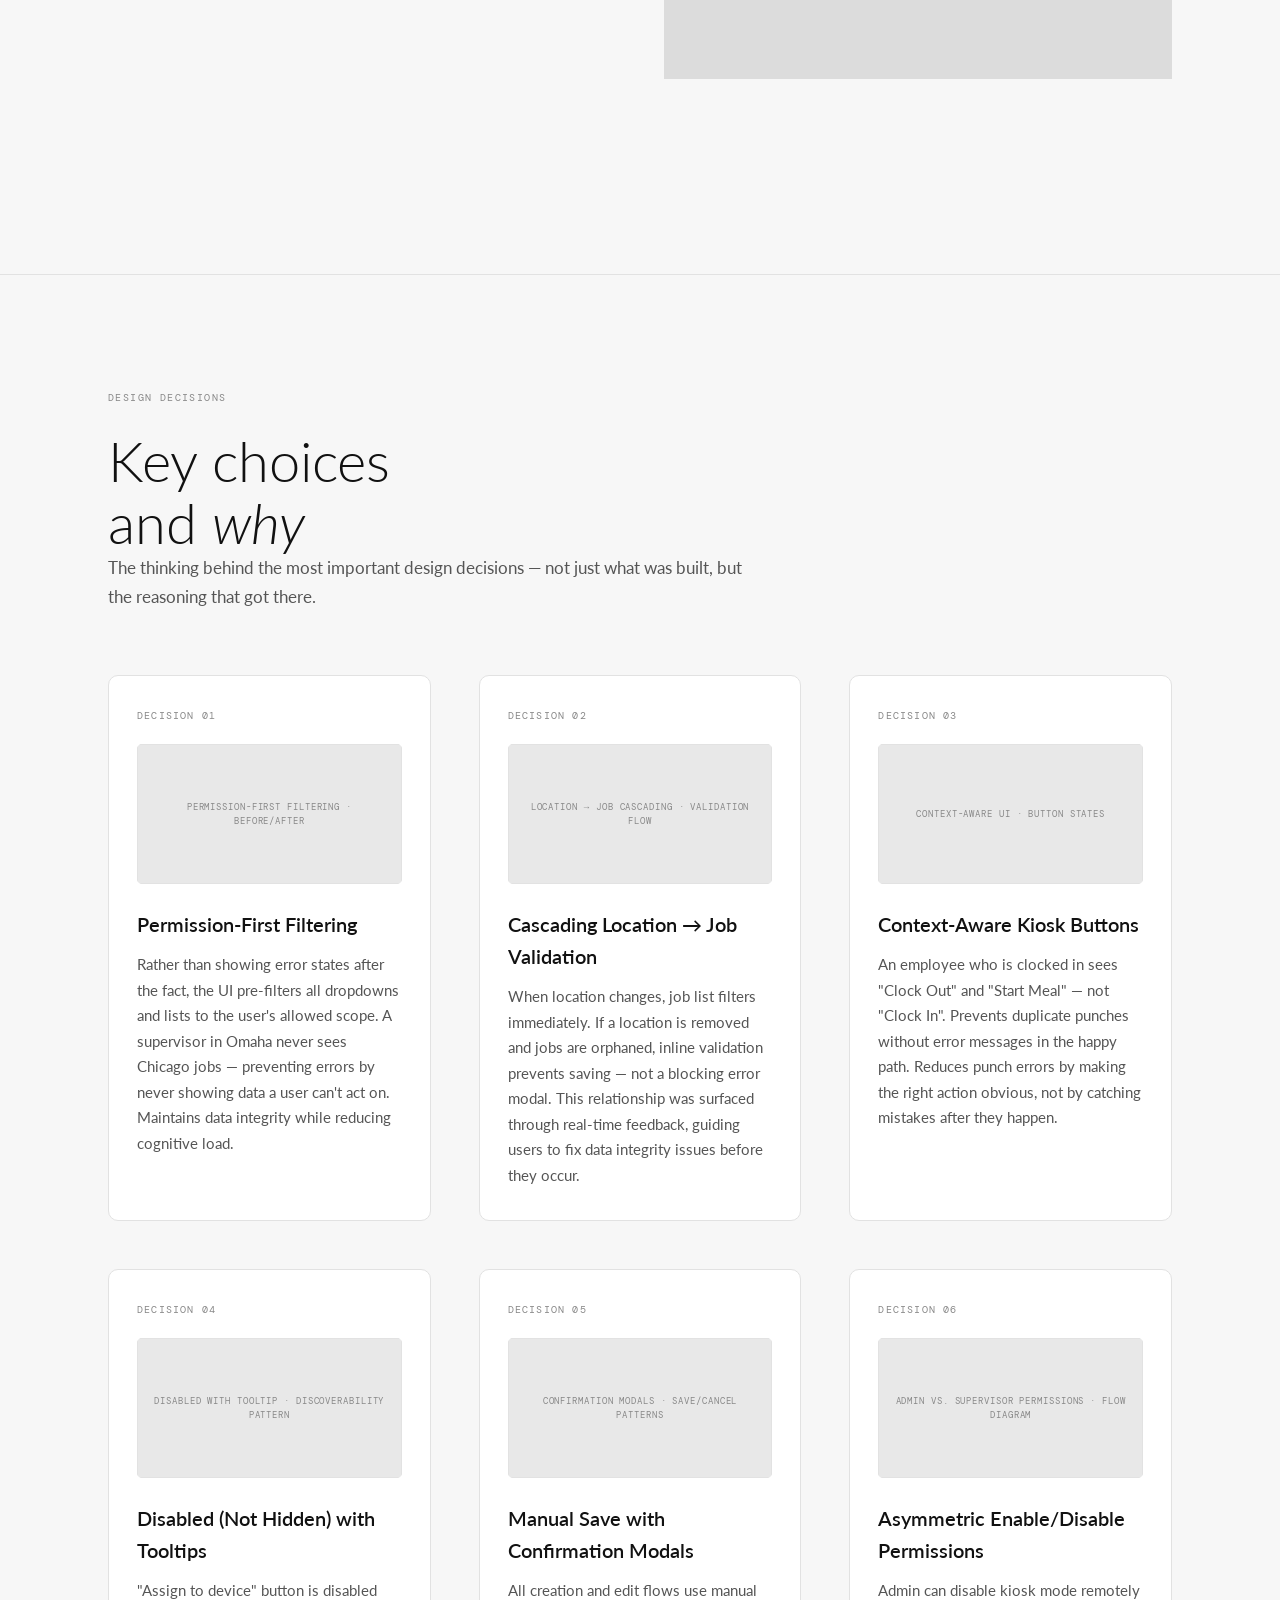
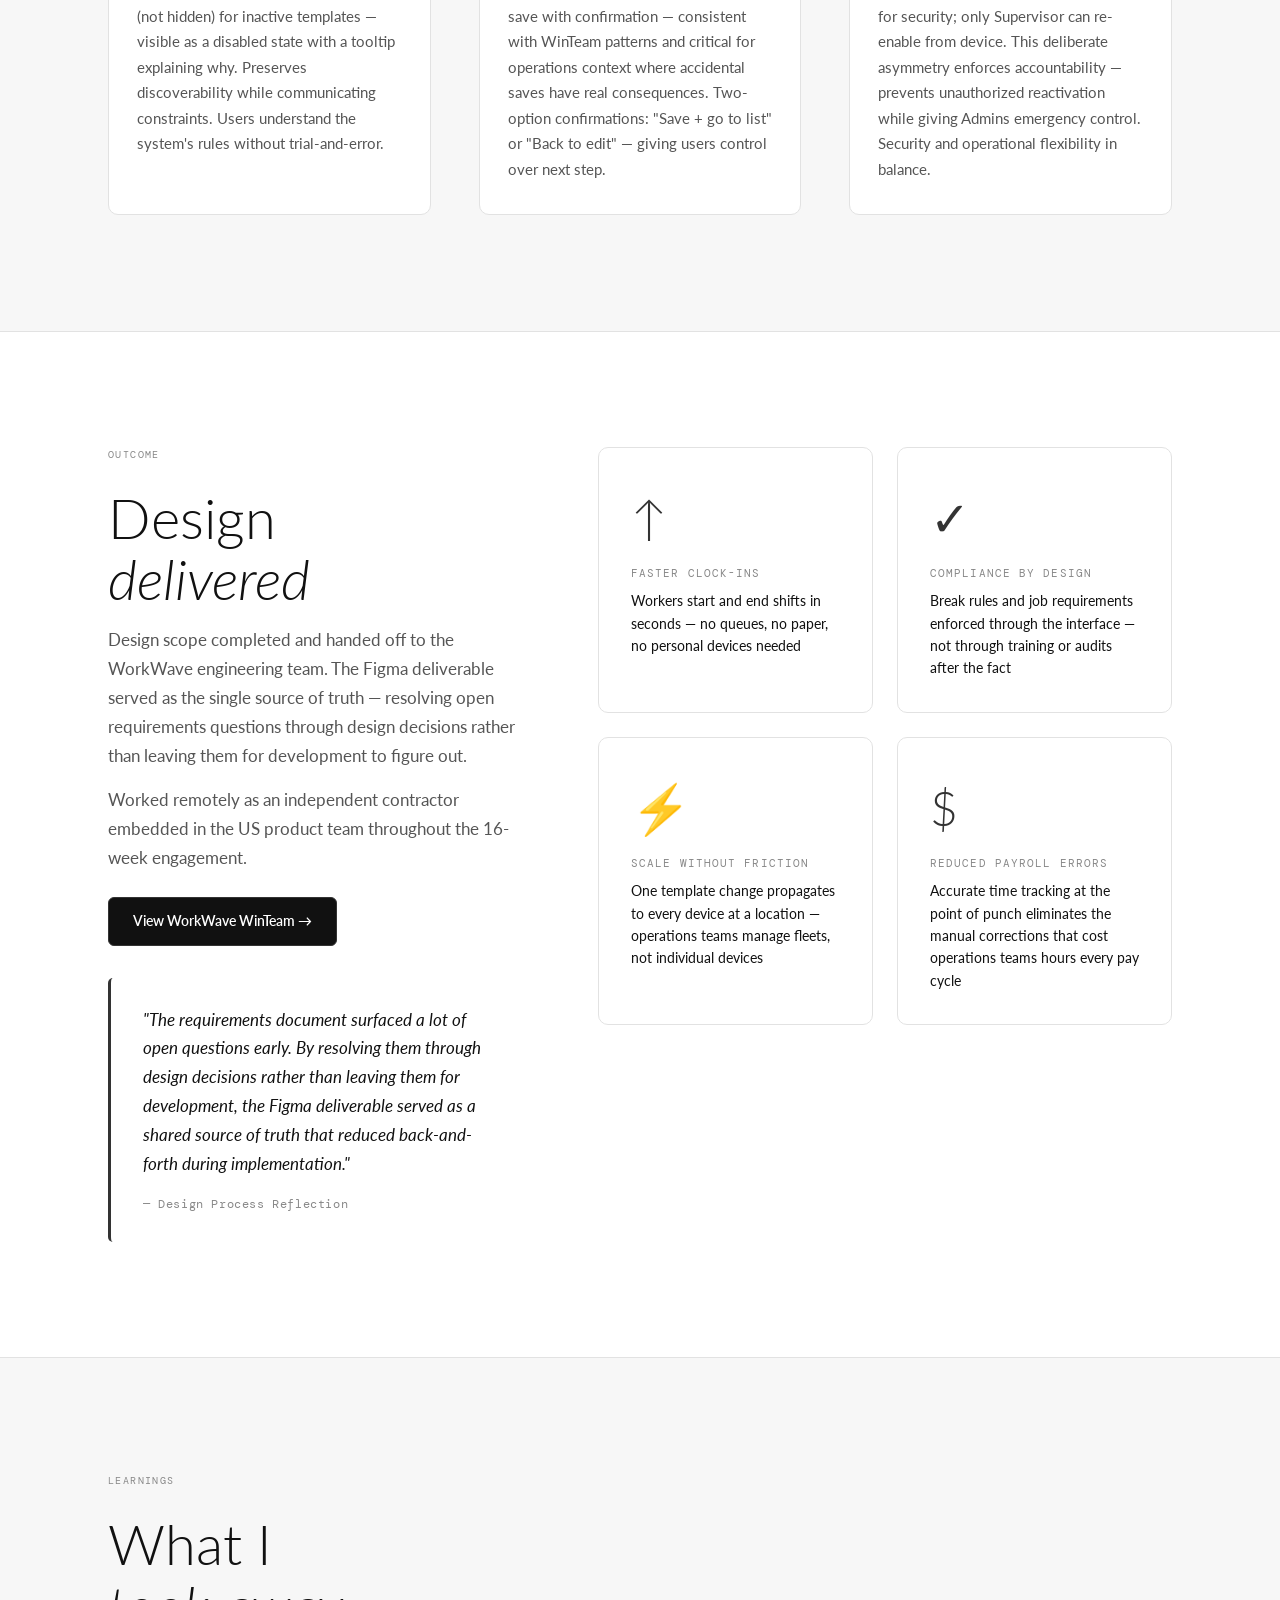
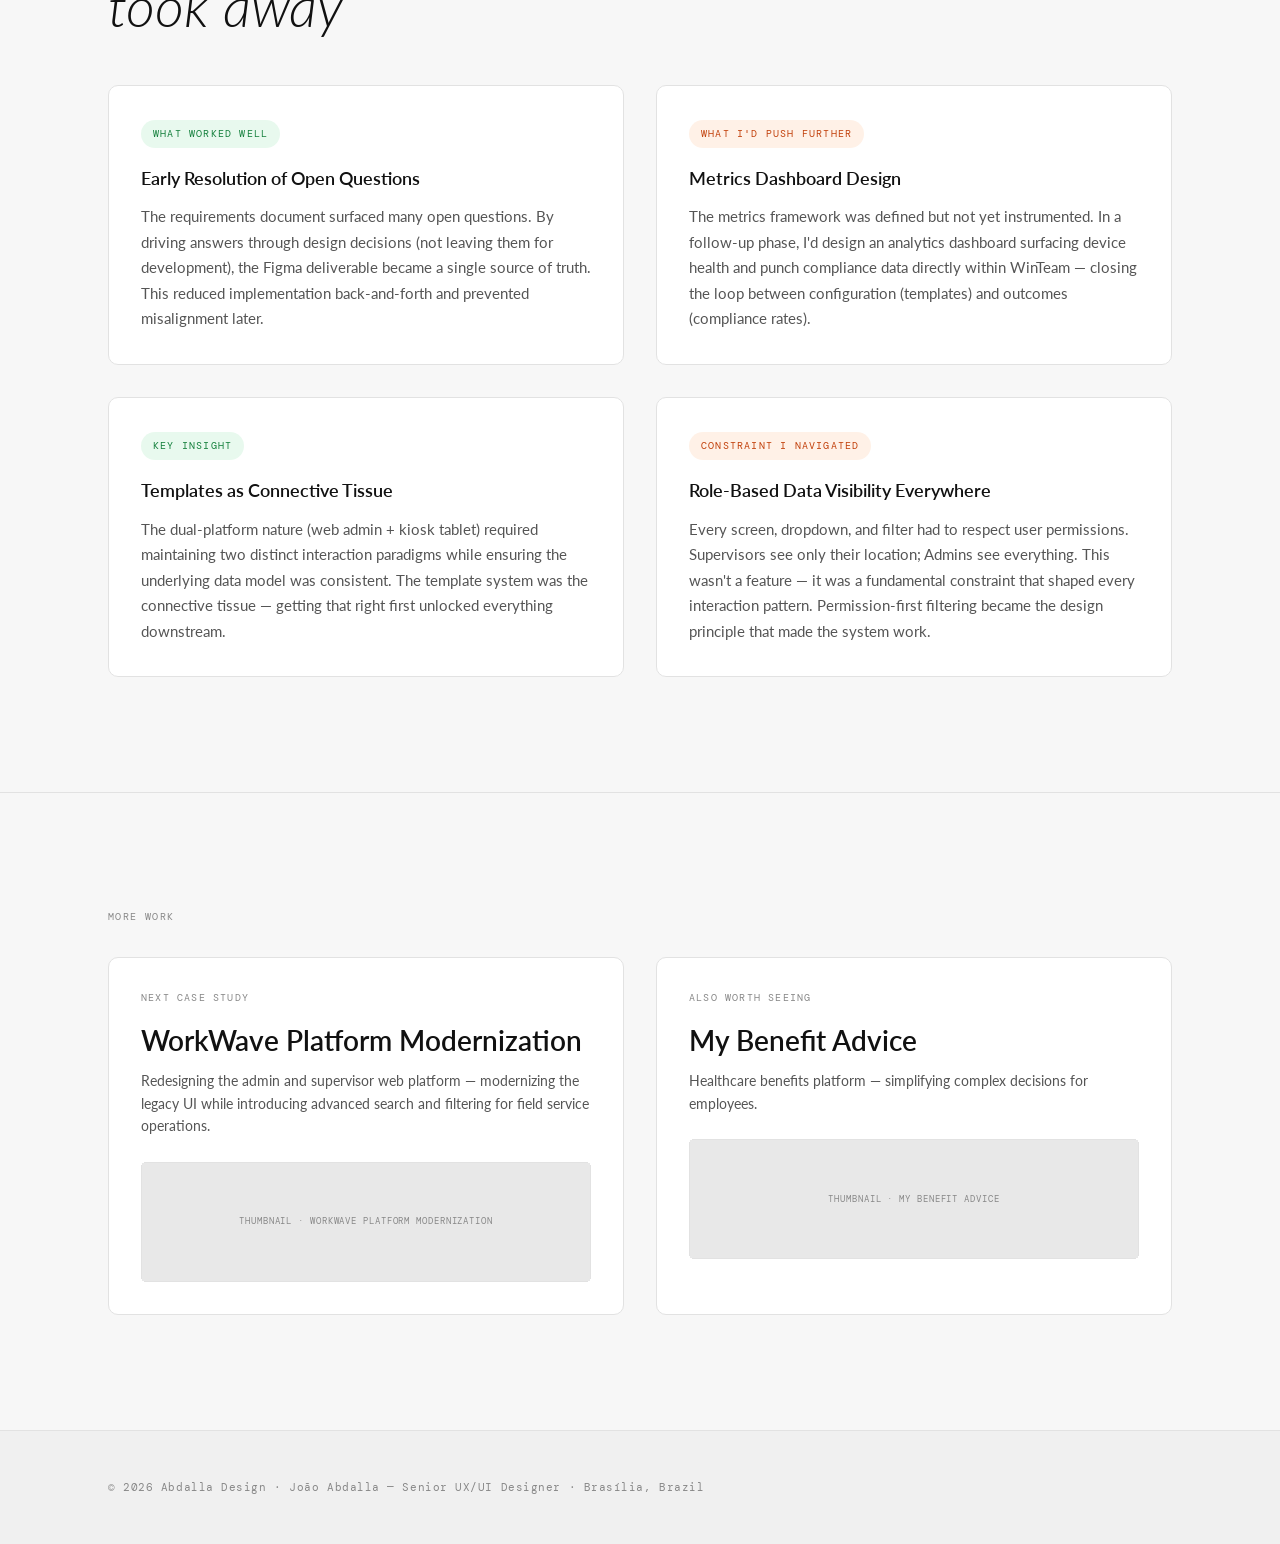
<file: cases/case-study-workwave-kiosk.html>
<!DOCTYPE html>
<html lang="en">
<head>
  <meta charset="UTF-8" />
  <meta name="viewport" content="width=device-width, initial-scale=1.0" />
  <title>WorkWave Kiosk Mode — Case Study · Abdalla Design</title>

  <link rel="preconnect" href="https://fonts.googleapis.com" />
  <link rel="preconnect" href="https://fonts.gstatic.com" crossorigin />
  <link href="https://fonts.googleapis.com/css2?family=Lato:ital,wght@0,100;0,300;0,400;0,700;0,900;1,100;1,300;1,400;1,700;1,900&family=DM+Mono:wght@300;400&display=swap" rel="stylesheet" />

  <link rel="stylesheet" href="../CSS/main.css" />
</head>

<body>

<!-- ═══ NAVIGATION ═══ -->
<nav role="navigation" aria-label="Main navigation">
  <div class="container">
    <a href="#" class="nav-back" aria-label="Back to portfolio">
      <svg viewBox="0 0 16 16" fill="none" stroke="currentColor" stroke-width="2">
        <path d="M10 3L5 8l5 5"/>
      </svg>
      Portfolio
    </a>
    
    <a href="#" class="nav-brand" aria-label="Abdalla Design home">
      Abdalla Design
    </a>
    
    <a href="#" class="nav-next" aria-label="Next case study">
      Next
      <svg viewBox="0 0 16 16" fill="none" stroke="currentColor" stroke-width="2">
        <path d="M6 3l5 5-5 5"/>
      </svg>
    </a>
  </div>
</nav>

<main>

  <!-- ═══ HERO ═══ -->
  <section id="hero" aria-labelledby="hero-title">
    <div class="container">
      <div class="hero-meta" role="list">
        <span class="meta-tag" role="listitem">Product Design</span>
        <span class="meta-tag highlight" role="listitem">UX Architecture</span>
        <span class="meta-tag" role="listitem">Enterprise SaaS</span>
        <span class="meta-tag" role="listitem">Web + Mobile</span>
      </div>

      <h1 class="hero-title" id="hero-title">
        WorkWave <em>Kiosk Mode</em>
      </h1>

      <p class="hero-subtitle">
        Designing a dual-platform system for facility services companies — a web admin experience for operations teams and a touch-first kiosk app for frontline workers to clock in and out without personal devices.
      </p>

      <div class="hero-specs" role="list">
        <div class="spec-item" role="listitem">
          <p class="spec-label">Role</p>
          <p class="spec-value">Product Designer</p>
        </div>
        <div class="spec-item" role="listitem">
          <p class="spec-label">Platform</p>
          <p class="spec-value">Web (Admin/Supervisor)<br/>Mobile Kiosk (Frontline)</p>
        </div>
        <div class="spec-item" role="listitem">
          <p class="spec-label">Timeline</p>
          <p class="spec-value">Q3 2024<br/>16 weeks</p>
        </div>
        <div class="spec-item" role="listitem">
          <p class="spec-label">Deliverables</p>
          <p class="spec-value">Requirements analysis, UX architecture, Interaction design, Responsive UI</p>
        </div>
      </div>

      <div class="hero-cover">
        <img src="../img/woorkwave/capa kioske.png" alt="Hero Image · WinTeam Kiosk Interface Overview — Template Management + Device Management + Kiosk App" style="width:100%; display:block;" />
      </div>
    </div>
  </section>

  <!-- ═══ OVERVIEW ═══ -->
  <section id="overview" aria-labelledby="overview-title">
    <div class="container">
      <p class="section-eyebrow">Overview</p>
      <h2 class="section-title" id="overview-title">The <em>challenge</em></h2>

      <div class="overview-layout">
        <div class="overview-sidebar">
          <h3>Business Context</h3>
          <p>WorkWave is a US-based enterprise SaaS platform serving field service businesses — security companies, facility management, and pest control. Customers' frontline workers — security guards, janitors, facility staff — often operate in environments where issuing personal devices is impractical or cost-prohibitive.</p>

          <h3>The Gap</h3>
          <p>Before this feature, there was no standardized way to configure a shared device with location, job, and language rules, manage multiple devices at scale, or ensure compliance across a fleet of kiosk stations. Workers had to use personal phones or paper — creating punch errors, compliance gaps, and payroll issues.</p>
        </div>

        <div class="overview-content">
          <div class="challenge-quote">
            <p>How do we build an admin experience powerful enough for operations teams managing hundreds of devices, while keeping the employee-facing kiosk interface so simple that any frontline worker can use it in seconds?</p>
          </div>

          <h3>Two Interconnected Surface Areas</h3>
          <p><strong>Web platform</strong> — Admin & Supervisor tools to configure device templates and manage devices at scale. Role-based permissions, bulk operations, and compliance validation.</p>
          
          <p><strong>Kiosk app</strong> — A touch-first interface for frontline employees to clock in, clock out, and manage meal breaks without credentials or personal phones. Multilingual, offline-resilient, built for shared use.</p>
        </div>
      </div>
    </div>
  </section>

  <!-- ═══ USERS & PERSONAS ═══ -->
  <section id="research" aria-labelledby="research-title">
    <div class="container">
      <p class="section-eyebrow">Users & Personas</p>
      <h2 class="section-title" id="research-title">Who we're <em>designing for</em></h2>
      <p class="section-body" style="margin-top: 24px;">
        Three distinct user groups with different goals, permissions, and contexts. The design had to serve all three without compromising on security or simplicity.
      </p>

      <div class="personas-grid">
        <div class="persona-card animate-in">
          <p class="persona-role">Admin</p>
          <h3 class="persona-name">Corporate Operations</h3>
          <p class="persona-context">Corporate/IT level, full system access across all locations and branches</p>
          <p class="persona-goals-label">Key Goals</p>
          <p class="persona-goals">Authorize jobs for kiosk use, manage all templates globally, remote device control, ensure compliance at scale</p>
        </div>

        <div class="persona-card animate-in">
          <p class="persona-role">Supervisor</p>
          <h3 class="persona-name">Location Manager</h3>
          <p class="persona-context">Branch-level manager, limited to their location's scope</p>
          <p class="persona-goals-label">Key Goals</p>
          <p class="persona-goals">Create/edit templates, enable kiosk mode on-device, assign devices to templates, monitor device fleet</p>
        </div>

        <div class="persona-card animate-in">
          <p class="persona-role">Frontline Employee</p>
          <h3 class="persona-name">Security Guard / Facility Worker</h3>
          <p class="persona-context">Warehouse, security post, facility — often multilingual, varying tech comfort</p>
          <p class="persona-goals-label">Key Goals</p>
          <p class="persona-goals">Clock in/out quickly, select job, manage meal breaks — with minimal friction and no training</p>
        </div>
      </div>

      <div class="challenge-quote" style="margin-top: 48px;">
        <p><strong>Critical tension:</strong> Supervisors only see data within their location security scope. Admins see everything. This role-based data visibility was a core constraint throughout the design — every list, dropdown, and filter had to respect the user's permission layer.</p>
      </div>
    </div>
  </section>

  <!-- ═══ PROCESS ═══ -->
  <section id="process" aria-labelledby="process-title">
    <div class="container">
      <div class="process-header">
        <p class="section-eyebrow">Design Process</p>
        <h2 class="section-title" id="process-title">From requirements to <em>design decisions</em></h2>
        <p class="section-body" style="margin-top: 24px;">
          The input document covered 16+ user stories across three feature modules. I mapped them into a structured hierarchy and drove answers to open design questions through deliberate decisions.
        </p>
      </div>

      <div class="process-timeline">
        <div class="process-step animate-in">
          <p class="process-num">Step 01</p>
          <h3 class="process-title">Requirements Analysis</h3>
          <p class="process-desc">Mapped 16+ user stories into three core modules: Template Management (web), Device Management (web), and Kiosk Experience (tablet). Identified dependencies, validation rules, and permission constraints.</p>
          <div class="process-img">
            <div class="img-placeholder" style="min-height: 280px;" role="img">
              <span class="img-placeholder-label" style="font-size:10px">Information Architecture · Feature Module Map</span>
            </div>
          </div>
        </div>

        <div class="process-step animate-in">
          <p class="process-num">Step 02</p>
          <h3 class="process-title">Design Questions Resolution</h3>
          <p class="process-desc">The requirements document flagged multiple open questions. I drove answers through design decisions: navigation patterns, permission-aware UI filtering, form validation strategy, save vs. cancel flows, and confirmation modals.</p>
        </div>

        <div class="process-step animate-in">
          <p class="process-num">Step 03</p>
          <h3 class="process-title">UX Architecture</h3>
          <p class="process-desc">Built wireframes covering both platforms. Established cascading relationships (location → job filtering), context-aware UI states (disable vs. hide patterns), and responsive behavior for portrait/landscape tablet use.</p>
          <div class="process-img">
            <div class="img-placeholder" style="min-height: 320px;" role="img">
              <span class="img-placeholder-label" style="font-size:10px">Wireframes · Template Creation Flow</span>
            </div>
          </div>
        </div>

        <div class="process-step animate-in">
          <p class="process-num">Step 04</p>
          <h3 class="process-title">Interaction Design</h3>
          <p class="process-desc">Designed high-fidelity screens using the WinTeam design system. Reused established table/list components, modal patterns, and form controls. Designed custom kiosk interface with large touch targets and multilingual support.</p>
          <div class="process-img">
            <div class="img-placeholder" style="min-height: 360px;" role="img">
              <span class="img-placeholder-label" style="font-size:10px">High-Fidelity Mockups · Kiosk Employee Flow</span>
            </div>
          </div>
        </div>
      </div>
    </div>
  </section>

  <!-- ═══ FEATURES ═══ -->
  <section id="features" aria-labelledby="features-title">
    <div class="container">
      <div class="features-header">
        <p class="section-eyebrow">Feature Deep Dives</p>
        <h2 class="section-title" id="features-title">Core features and <em>design thinking</em></h2>
        <p class="section-body" style="margin-top: 24px;">
          Three interconnected features — each solving a distinct problem while maintaining data consistency across the platform.
        </p>
      </div>

      <!-- Feature 1: Template Management -->
      <div class="feature-block animate-in">
          <p class="feature-tag">Feature 01 · Web Platform</p>
          <h3 class="feature-title">Template Management</h3>
          <p class="feature-desc">
            Operations teams need a reusable configuration unit — a "profile" they can apply to any device. A template bundles jobs, locations, language settings, time format, and geolocation rules.
          </p>

        <div class="feature-content">
          <div class="feature-details">
            <h4>Key Design Decisions</h4>
            <ul>
              <li><strong>Location → Job dependency:</strong> When the user picks a location, the job list filters to only show jobs associated with that location. Validation prevents saving if jobs are orphaned.</li>
              <li><strong>Duplicate flow:</strong> Creates a prefilled form with "Copy of [Template Name]" — all operational fields carry over, audit fields reset.</li>
              <li><strong>Template list:</strong> Defaults to active templates. Device count chip expands inline device list without page change.</li>
            </ul>


          </div>

          <div class="feature-visual">
            <div class="img-placeholder" style="width:100%; height:100%; min-height:400px;" role="img">
              <span class="img-placeholder-label">Template Creation Screen<br/>Location/Job Cascading + Validation</span>
            </div>
          </div>
        </div>
      </div>

      <!-- Feature 2: Device Management -->
      <div class="feature-block animate-in">
          <p class="feature-tag">Feature 02 · Web Platform</p>
          <h3 class="feature-title">Device Management</h3>
          <p class="feature-desc">
            Supervisors need to monitor a fleet of devices — see their status, assigned template, last heartbeat — and make targeted edits. Admins need remote control capabilities.
          </p>

        <div class="feature-content">
          <div class="feature-visual">
            <div class="img-placeholder" style="width:100%; height:100%; min-height:400px;" role="img">
              <span class="img-placeholder-label">Device Detail View<br/>Read-only vs. Editable Fields</span>
            </div>
          </div>

          <div class="feature-details">
            <h4>Key Design Decisions</h4>
            <ul>
              <li><strong>Read-only vs. editable:</strong> A clear visual distinction between system-managed fields and user-editable ones — so supervisors always know what they can change and what the system controls.</li>
              <li><strong>Active status validation:</strong> Cannot activate a device assigned to an inactive template — toggle disabled with contextual message.</li>
              <li><strong>Remote disable (Admin):</strong> Admins can deactivate kiosk mode remotely. Only Supervisors can re-enable from device — deliberate asymmetry for accountability.</li>
              <li><strong>Bulk assignment:</strong> Supervisors can reassign multiple devices to a new template in one action — critical for scale operations managing dozens of locations.</li>
            </ul>
          </div>
        </div>
      </div>

      <!-- Feature 3: Kiosk Experience -->
      <div class="feature-block animate-in">
          <p class="feature-tag">Feature 03 · Tablet/Mobile</p>
          <h3 class="feature-title">Kiosk Experience</h3>
          <p class="feature-desc">
            A shared device in a high-traffic, time-sensitive context. Every extra tap is friction for workers trying to start or end a shift. The interface works for employees with varying language skills and tech comfort.
          </p>

        <div class="feature-content">
          <div class="feature-details">
<h4>Design Principles in Action</h4>
            <ul>
              <li><strong>One action per step:</strong> The entire clock-in flow is five taps — splash, employee ID, action, job selection, confirm. No menus, no navigation, no training required.</li>
              <li><strong>Context-aware actions:</strong> The system only shows what makes sense for each worker's current state. Clocked in? You see "Clock Out" and "Start Meal" — nothing else. Errors prevented before they happen.</li>
              <li><strong>Built for real environments:</strong> Audio and visual confirmation on every punch for noisy job sites. Multilingual support for English, Spanish, and French Canadian workers. Offline-resilient — punches queue locally and sync automatically when reconnected.</li>
            </ul>
          </div>

          <div class="feature-visual">
            <div class="img-placeholder" style="width:100%; height:100%; min-height:480px;" role="img">
              <span class="img-placeholder-label">Kiosk Employee Flow<br/>Splash → ID Entry → Action Selection → Job Selection → Confirmation</span>
            </div>
          </div>
        </div>
      </div>
    </div>
  </section>

  <!-- ═══ DESIGN DECISIONS ═══ -->
  <section id="decisions" aria-labelledby="decisions-title">
    <div class="container">
      <div class="decisions-header">
        <p class="section-eyebrow">Design Decisions</p>
        <h2 class="section-title" id="decisions-title">Key choices<br/>and <em>why</em></h2>
        <p class="section-body">The thinking behind the most important design decisions — not just what was built, but the reasoning that got there.</p>
      </div>

      <div class="decisions-grid" role="list">
        <div class="decision-card animate-in" role="listitem">
          <p class="decision-num">Decision 01</p>
          <div class="decision-img" aria-label="Decision visual placeholder">
            <div class="img-placeholder" role="img" aria-label="Comparison: Pre-filter vs. Error-after-save">
              <span class="img-placeholder-label" style="font-size:9px">Permission-First Filtering · Before/After</span>
            </div>
          </div>
          <h3 class="decision-title">Permission-First Filtering</h3>
          <p class="decision-body">Rather than showing error states after the fact, the UI pre-filters all dropdowns and lists to the user's allowed scope. A supervisor in Omaha never sees Chicago jobs — preventing errors by never showing data a user can't act on. Maintains data integrity while reducing cognitive load.</p>
        </div>

        <div class="decision-card animate-in" role="listitem">
          <p class="decision-num">Decision 02</p>
          <div class="decision-img" aria-label="Decision visual placeholder">
            <div class="img-placeholder" role="img" aria-label="Cascading validation pattern">
              <span class="img-placeholder-label" style="font-size:9px">Location → Job Cascading · Validation Flow</span>
            </div>
          </div>
          <h3 class="decision-title">Cascading Location → Job Validation</h3>
          <p class="decision-body">When location changes, job list filters immediately. If a location is removed and jobs are orphaned, inline validation prevents saving — not a blocking error modal. This relationship was surfaced through real-time feedback, guiding users to fix data integrity issues before they occur.</p>
        </div>

        <div class="decision-card animate-in" role="listitem">
          <p class="decision-num">Decision 03</p>
          <div class="decision-img" aria-label="Decision visual placeholder">
            <div class="img-placeholder" role="img" aria-label="Context-aware kiosk buttons">
              <span class="img-placeholder-label" style="font-size:9px">Context-Aware UI · Button States</span>
            </div>
          </div>
          <h3 class="decision-title">Context-Aware Kiosk Buttons</h3>
          <p class="decision-body">An employee who is clocked in sees "Clock Out" and "Start Meal" — not "Clock In". Prevents duplicate punches without error messages in the happy path. Reduces punch errors by making the right action obvious, not by catching mistakes after they happen.</p>
        </div>

        <div class="decision-card animate-in" role="listitem">
          <p class="decision-num">Decision 04</p>
          <div class="decision-img" aria-label="Decision visual placeholder">
            <div class="img-placeholder" role="img" aria-label="Disabled vs. hidden pattern">
              <span class="img-placeholder-label" style="font-size:9px">Disabled with Tooltip · Discoverability Pattern</span>
            </div>
          </div>
          <h3 class="decision-title">Disabled (Not Hidden) with Tooltips</h3>
          <p class="decision-body">"Assign to device" button is disabled (not hidden) for inactive templates — visible as a disabled state with a tooltip explaining why. Preserves discoverability while communicating constraints. Users understand the system's rules without trial-and-error.</p>
        </div>

        <div class="decision-card animate-in" role="listitem">
          <p class="decision-num">Decision 05</p>
          <div class="decision-img" aria-label="Decision visual placeholder">
            <div class="img-placeholder" role="img" aria-label="Manual save confirmation flow">
              <span class="img-placeholder-label" style="font-size:9px">Confirmation Modals · Save/Cancel Patterns</span>
            </div>
          </div>
          <h3 class="decision-title">Manual Save with Confirmation Modals</h3>
          <p class="decision-body">All creation and edit flows use manual save with confirmation — consistent with WinTeam patterns and critical for operations context where accidental saves have real consequences. Two-option confirmations: "Save + go to list" or "Back to edit" — giving users control over next step.</p>
        </div>

        <div class="decision-card animate-in" role="listitem">
          <p class="decision-num">Decision 06</p>
          <div class="decision-img" aria-label="Decision visual placeholder">
            <div class="img-placeholder" role="img" aria-label="Asymmetric permissions model">
              <span class="img-placeholder-label" style="font-size:9px">Admin vs. Supervisor Permissions · Flow Diagram</span>
            </div>
          </div>
          <h3 class="decision-title">Asymmetric Enable/Disable Permissions</h3>
          <p class="decision-body">Admin can disable kiosk mode remotely for security; only Supervisor can re-enable from device. This deliberate asymmetry enforces accountability — prevents unauthorized reactivation while giving Admins emergency control. Security and operational flexibility in balance.</p>
        </div>
      </div>
    </div>
  </section>

  <!-- ═══ RESULTS ═══ -->
  <section id="results" aria-labelledby="results-title">
    <div class="container">
      <div class="results-layout">
        <div class="results-sticky">
          <p class="section-eyebrow">Outcome</p>
          <h2 class="section-title" id="results-title">Design<br/><em>delivered</em></h2>
          <p class="section-body" style="margin-top: 16px;">
            Design scope completed and handed off to the WorkWave engineering team. The Figma deliverable served as the single source of truth — resolving open requirements questions through design decisions rather than leaving them for development to figure out.
          </p>
          <p class="section-body" style="margin-top: 16px;">
            Worked remotely as an independent contractor embedded in the US product team throughout the 16-week engagement.
          </p>

          <a href="https://www.workwave.com/winteam/" target="_blank" rel="noopener" style="display:inline-block; margin-top:24px; padding: 12px 24px; background: #111; color: #fff; border: 1px solid #333; border-radius: 6px; font-size: 14px; text-decoration: none; font-weight: 600;">
            View WorkWave WinTeam →
          </a>

          <div class="testimonial-block" aria-label="Project reflection" style="margin-top:32px">
            <p class="testimonial-text">"The requirements document surfaced a lot of open questions early. By resolving them through design decisions rather than leaving them for development, the Figma deliverable served as a shared source of truth that reduced back-and-forth during implementation."</p>
            <p class="testimonial-author">— Design Process Reflection</p>
          </div>
        </div>

        <div class="metrics-grid" aria-label="What success looks like">
          <div class="metric-cell animate-in" role="article">
            <div class="metric-num">↑</div>
            <div class="metric-label">Faster Clock-ins</div>
            <div class="metric-desc">Workers start and end shifts in seconds — no queues, no paper, no personal devices needed</div>
          </div>
          <div class="metric-cell animate-in" role="article">
            <div class="metric-num">✓</div>
            <div class="metric-label">Compliance by Design</div>
            <div class="metric-desc">Break rules and job requirements enforced through the interface — not through training or audits after the fact</div>
          </div>
          <div class="metric-cell animate-in" role="article">
            <div class="metric-num">⚡</div>
            <div class="metric-label">Scale Without Friction</div>
            <div class="metric-desc">One template change propagates to every device at a location — operations teams manage fleets, not individual devices</div>
          </div>
          <div class="metric-cell animate-in" role="article">
            <div class="metric-num">$</div>
            <div class="metric-label">Reduced Payroll Errors</div>
            <div class="metric-desc">Accurate time tracking at the point of punch eliminates the manual corrections that cost operations teams hours every pay cycle</div>
          </div>
        </div>
      </div>
    </div>
  </section>

  <!-- ═══ LEARNINGS ═══ -->
  <section id="learnings" aria-labelledby="learnings-title">
    <div class="container">
      <p class="section-eyebrow">Learnings</p>
      <h2 class="section-title" id="learnings-title">What I<br/><em>took away</em></h2>

      <div class="learnings-grid" role="list">
        <div class="learning-card animate-in" role="listitem">
          <p class="learning-type type-win">What worked well</p>
          <h3 class="learning-title">Early Resolution of Open Questions</h3>
          <p class="learning-body">The requirements document surfaced many open questions. By driving answers through design decisions (not leaving them for development), the Figma deliverable became a single source of truth. This reduced implementation back-and-forth and prevented misalignment later.</p>
        </div>

        <div class="learning-card animate-in" role="listitem">
          <p class="learning-type type-challenge">What I'd push further</p>
          <h3 class="learning-title">Metrics Dashboard Design</h3>
          <p class="learning-body">The metrics framework was defined but not yet instrumented. In a follow-up phase, I'd design an analytics dashboard surfacing device health and punch compliance data directly within WinTeam — closing the loop between configuration (templates) and outcomes (compliance rates).</p>
        </div>

        <div class="learning-card animate-in" role="listitem">
          <p class="learning-type type-win">Key insight</p>
          <h3 class="learning-title">Templates as Connective Tissue</h3>
          <p class="learning-body">The dual-platform nature (web admin + kiosk tablet) required maintaining two distinct interaction paradigms while ensuring the underlying data model was consistent. The template system was the connective tissue — getting that right first unlocked everything downstream.</p>
        </div>

        <div class="learning-card animate-in" role="listitem">
          <p class="learning-type type-challenge">Constraint I navigated</p>
          <h3 class="learning-title">Role-Based Data Visibility Everywhere</h3>
          <p class="learning-body">Every screen, dropdown, and filter had to respect user permissions. Supervisors see only their location; Admins see everything. This wasn't a feature — it was a fundamental constraint that shaped every interaction pattern. Permission-first filtering became the design principle that made the system work.</p>
        </div>
      </div>
    </div>
  </section>

  <!-- ═══ NEXT PROJECT ═══ -->
  <section id="next-project" aria-labelledby="next-title">
    <div class="container">
      <p class="section-eyebrow" style="margin-bottom: 32px;">More Work</p>

      <div class="next-inner" role="list" aria-labelledby="next-title">
        <h2 class="sr-only" id="next-title">Other case studies</h2>

        <a href="#" class="next-card" role="listitem" aria-label="Next case study: WorkWave Platform Modernization">
          <p class="next-label">Next Case Study</p>
          <h3 class="next-title">WorkWave Platform Modernization</h3>
          <p class="next-desc">Redesigning the admin and supervisor web platform — modernizing the legacy UI while introducing advanced search and filtering for field service operations.</p>
          <div class="next-img" aria-label="WorkWave modernization preview placeholder">
            <div class="img-placeholder" role="img" aria-label="Placeholder: Thumbnail WorkWave Modernization">
              <span class="img-placeholder-label" style="font-size:9px">Thumbnail · WorkWave Platform Modernization</span>
            </div>
          </div>
        </a>

        <a href="#" class="next-card" role="listitem" aria-label="Case study: My Benefit Advice">
          <p class="next-label">Also Worth Seeing</p>
          <h3 class="next-title">My Benefit Advice</h3>
          <p class="next-desc">Healthcare benefits platform — simplifying complex decisions for employees.</p>
          <div class="next-img" aria-label="My Benefit Advice preview placeholder">
            <div class="img-placeholder" role="img" aria-label="Placeholder: Thumbnail do case My Benefit Advice">
              <span class="img-placeholder-label" style="font-size:9px">Thumbnail · My Benefit Advice</span>
            </div>
          </div>
        </a>
      </div>
    </div>
  </section>

</main>

<!-- ═══ FOOTER ═══ -->
<footer role="contentinfo">
  <div class="container">
    <p class="footer-copy">© 2026 Abdalla Design · João Abdalla — Senior UX/UI Designer · Brasília, Brazil</p>
    <nav class="footer-socials" aria-label="Social media links">
      <a href="https://abdalladesign.com" target="_blank" rel="noopener">Portfolio</a>
      <a href="https://linkedin.com/in/abdalladesign" target="_blank" rel="noopener">LinkedIn</a>
    </nav>
  </div>
</footer>

<script>
(function() {
  'use strict';

  /* ── Scroll animations ── */
  const observer = new IntersectionObserver(function(entries) {
    entries.forEach(function(entry) {
      if (entry.isIntersecting) {
        entry.target.classList.add('visible');
        observer.unobserve(entry.target);
      }
    });
  }, { threshold: 0.12 });

  document.querySelectorAll('.animate-in').forEach(function(el) {
    observer.observe(el);
  });

})();
</script>
</body>
</html>
</file>
<file: CSS/main.css>
/* main.css — portfolio home + case studies (single bundle) */

:root {
  --color-bg: #F7F7F7;
  --color-surface: #FFF;
  --color-surface-2: #F0F0F0;
  --color-border: #E2E2E2;
  --color-border-dark: #CCC;
  --color-accent: #333;
  --color-accent-dim: rgba(51, 51, 51, 0.08);
  --color-accent-border: rgba(51, 51, 51, 0.2);
  --color-text: #111;
  --color-muted: #888;
  --color-muted-2: #555;
  --color-placeholder: #DCDCDC;
  --color-placeholder-2: #E8E8E8;
  --font-display: 'Lato', sans-serif;
  --font-ui: 'Lato', sans-serif;
  --font-mono: 'DM Mono', monospace;
  --section-py: clamp(72px, 9vw, 120px);
  --container: 1160px;
  --radius-card: 10px;
  --radius-sm: 5px;
  --ease-out-expo: cubic-bezier(0.16, 1, 0.3, 1);
}

*, *::before, *::after { box-sizing: border-box; margin: 0; padding: 0; }
html { scroll-behavior: smooth; }

body {
  font-family: var(--font-ui);
  background: var(--color-bg);
  color: var(--color-text);
  font-size: 16px;
  line-height: 1.6;
  overflow-x: hidden;
  -webkit-font-smoothing: antialiased;
}

*:focus-visible { outline: 2px solid var(--color-accent); outline-offset: 3px; }

.container {
  max-width: var(--container);
  margin: 0 auto;
  padding: 0 clamp(20px, 5vw, 48px);
}

.sr-only {
  position: absolute; width: 1px; height: 1px;
  padding: 0; margin: -1px; overflow: hidden;
  clip: rect(0, 0, 0, 0); white-space: nowrap; border: 0;
}

section:not(#hero) {
  padding: var(--section-py) 0;
  border-bottom: 1px solid var(--color-border);
}

#problem {
  background: var(--color-text);
  color: var(--color-bg);
  border-bottom-color: rgba(255, 255, 255, 0.08);
}

#mockups {
  background: var(--color-surface-2);
  border-top: 1px solid var(--color-border);
}

#results { background: var(--color-surface); }

/* —— Nav (home + case studies) —— */
nav {
  position: fixed; inset: 0 0 auto 0; z-index: 100;
  padding: 18px 0;
  background: rgba(247, 247, 247, 0.92);
  backdrop-filter: blur(16px);
  border-bottom: 1px solid var(--color-border);
  transition: padding 0.3s;
}
nav .container { display: flex; align-items: center; justify-content: space-between; }

.nav-logo {
  font-family: var(--font-ui); font-size: 13px;
  font-weight: 700; letter-spacing: 0.1em;
  text-transform: uppercase; color: var(--color-text);
  text-decoration: none;
}

.nav-links { display: flex; gap: 36px; list-style: none; }
.nav-links a {
  font-family: var(--font-mono); font-size: 11px;
  letter-spacing: 0.1em; text-transform: uppercase;
  color: var(--color-muted); text-decoration: none;
  transition: color 0.2s;
}
.nav-links a:hover { color: var(--color-text); }

.nav-cta {
  font-family: var(--font-mono); font-size: 11px;
  letter-spacing: 0.1em; text-transform: uppercase;
  color: var(--color-bg); background: var(--color-text);
  text-decoration: none; padding: 10px 22px;
  border-radius: var(--radius-sm);
  transition: opacity 0.2s;
}
.nav-cta:hover { opacity: 0.75; }

.nav-back, .nav-next {
  display: flex; align-items: center; gap: 10px;
  font-family: var(--font-mono); font-size: 11px;
  letter-spacing: 0.1em; text-transform: uppercase;
  color: var(--color-muted); text-decoration: none;
  transition: color 0.2s;
}
.nav-back:hover, .nav-next:hover { color: var(--color-text); }
.nav-back svg, .nav-next svg { width: 14px; height: 14px; }

.nav-brand {
  font-family: var(--font-ui); font-size: 13px;
  font-weight: 700; letter-spacing: 0.1em;
  text-transform: uppercase; color: var(--color-text);
  text-decoration: none;
}

/* —— Hero: portfolio home —— */
body:has(#projects) #hero {
  padding: 140px 0 var(--section-py);
  border-bottom: 1px solid var(--color-border);
}

.hero-eyebrow-row {
  display: flex; align-items: center; gap: 16px;
  flex-wrap: wrap; margin-bottom: 36px;
}

.hero-tag {
  font-family: var(--font-mono); font-size: 10px;
  letter-spacing: 0.14em; text-transform: uppercase;
  color: var(--color-accent);
  background: var(--color-accent-dim);
  border: 1px solid var(--color-accent-border);
  padding: 5px 12px; border-radius: 100px;
  display: inline-block;
}

.hero-location {
  font-family: var(--font-mono); font-size: 10px;
  letter-spacing: 0.14em; text-transform: uppercase;
  color: var(--color-muted);
  border: 1px solid var(--color-border-dark);
  padding: 5px 12px; border-radius: 100px;
}

body:has(#projects) h1 {
  font-family: var(--font-display);
  font-size: clamp(52px, 7vw, 96px);
  font-weight: 300; line-height: 1;
  letter-spacing: -0.03em; color: var(--color-text);
  margin-bottom: 32px;
}
body:has(#projects) h1 em { font-style: italic; }

.hero-sub {
  font-size: clamp(15px, 1.8vw, 18px);
  font-weight: 300; color: var(--color-muted-2);
  max-width: 560px; line-height: 1.7; margin-bottom: 48px;
}

.hero-actions { display: flex; align-items: center; gap: 24px; }

.btn-primary {
  display: inline-flex; align-items: center; gap: 10px;
  font-family: var(--font-mono); font-size: 11px;
  letter-spacing: 0.1em; text-transform: uppercase;
  color: var(--color-bg); background: var(--color-text);
  text-decoration: none; padding: 14px 28px;
  border-radius: var(--radius-sm);
  transition: opacity 0.2s;
}
.btn-primary:hover { opacity: 0.75; }

.btn-ghost {
  font-family: var(--font-mono); font-size: 11px;
  letter-spacing: 0.1em; text-transform: uppercase;
  color: var(--color-muted); text-decoration: none;
  display: inline-flex; align-items: center; gap: 8px;
  border-bottom: 1px solid var(--color-border-dark);
  padding-bottom: 2px; transition: color 0.2s, border-color 0.2s;
}
.btn-ghost:hover { color: var(--color-text); border-color: var(--color-text); }

.hero-stats {
  display: flex; gap: 48px;
  margin-top: 80px; padding-top: 40px;
  border-top: 1px solid var(--color-border);
  flex-wrap: wrap;
}

.stat-num {
  font-family: var(--font-display);
  font-size: 42px; font-weight: 300; line-height: 1;
  color: var(--color-text); letter-spacing: -0.03em;
}
.stat-desc {
  font-family: var(--font-mono); font-size: 10px;
  letter-spacing: 0.1em; text-transform: uppercase;
  color: var(--color-muted); margin-top: 4px;
}

/* —— Hero: case studies —— */
body:not(:has(#projects)) #hero {
  padding: 120px 0 0;
  border-bottom: 1px solid var(--color-border);
}

.hero-meta { display: flex; align-items: center; gap: 16px; flex-wrap: wrap; margin-bottom: 32px; }

.meta-tag {
  font-family: var(--font-mono); font-size: 10px;
  letter-spacing: 0.14em; text-transform: uppercase;
  color: var(--color-muted);
  border: 1px solid var(--color-border-dark);
  padding: 5px 12px; border-radius: 100px;
}
.meta-tag.highlight {
  background: var(--color-accent-dim);
  border-color: var(--color-accent-border);
  color: var(--color-accent);
}

.hero-title {
  font-family: var(--font-display);
  font-size: clamp(48px, 7vw, 88px);
  font-weight: 300; line-height: 1;
  color: var(--color-text);
  margin-bottom: 24px;
  max-width: 820px;
}
.hero-title em { font-style: italic; }

.hero-subtitle {
  font-size: clamp(15px, 1.8vw, 18px);
  line-height: 1.7; color: var(--color-muted-2);
  max-width: 560px; margin-bottom: 56px;
}

.hero-specs {
  display: grid; grid-template-columns: repeat(4, 1fr);
  border-top: 1px solid var(--color-border);
  border-left: 1px solid var(--color-border);
}
.spec-item {
  padding: 28px 24px;
  border-right: 1px solid var(--color-border);
  border-bottom: 1px solid var(--color-border);
}
.spec-label {
  font-family: var(--font-mono); font-size: 10px;
  letter-spacing: 0.14em; text-transform: uppercase;
  color: var(--color-muted); margin-bottom: 8px;
}
.spec-value { font-size: 14px; font-weight: 600; color: var(--color-text); line-height: 1.3; }

.hero-cover { margin-top: 56px; position: relative; overflow: hidden; }

.hero-cover-img {
  width: 100%;
  height: auto;
  display: block;
  border-radius: var(--radius-card) var(--radius-card) 0 0;
}

.img-placeholder {
  background: var(--color-placeholder);
  display: flex; align-items: center; justify-content: center;
  position: relative;
}
#hero .hero-cover > .img-placeholder:not(:has(.img-placeholder-icon)) {
  border: 2px dashed var(--color-border-dark);
  border-radius: var(--radius-card);
  min-height: 420px;
}
.img-placeholder:has(.img-placeholder-icon) {
  flex-direction: column; gap: 12px;
  color: var(--color-muted);
}
.img-placeholder-icon { width: 48px; height: 48px; opacity: 0.4; }
.img-placeholder-label {
  font-family: var(--font-mono); font-size: 11px;
  letter-spacing: 0.1em; text-transform: uppercase;
  color: var(--color-muted); text-align: center;
  padding: 16px;
}
.img-placeholder:has(.img-placeholder-icon) .img-placeholder-label { opacity: 0.6; }
#hero .img-placeholder:has(.img-placeholder-icon) {
  height: clamp(320px, 45vw, 560px);
  border-radius: var(--radius-card) var(--radius-card) 0 0;
}

/* —— Section typography —— */
body:has(#projects) .section-eyebrow {
  font-family: var(--font-mono); font-size: 10px;
  letter-spacing: 0.2em; text-transform: uppercase;
  color: var(--color-muted); margin-bottom: 16px;
  display: flex; align-items: center; gap: 10px;
}
body:has(#projects) .section-eyebrow::before {
  content: ''; display: block;
  width: 20px; height: 1px; background: var(--color-muted);
}

body:has(#projects) .section-title {
  font-family: var(--font-display);
  font-size: clamp(36px, 4vw, 56px);
  font-weight: 300; line-height: 1.05;
  color: var(--color-text); margin-bottom: 20px;
  letter-spacing: -0.02em;
}
body:has(#projects) .section-title em { font-style: italic; }

body:has(#projects) .section-body {
  font-size: 16px; line-height: 1.8;
  color: var(--color-muted-2);
}

body:not(:has(#projects)) .section-eyebrow {
  font-family: var(--font-mono); font-size: 10px;
  letter-spacing: 0.14em; text-transform: uppercase;
  color: var(--color-muted); margin-bottom: 24px;
}

body:not(:has(#projects)) .section-title {
  font-family: var(--font-display);
  font-size: clamp(38px, 5vw, 56px);
  font-weight: 300; line-height: 1.1;
  color: var(--color-text);
}
body:not(:has(#projects)) .section-title em { font-style: italic; }

body:not(:has(#projects)) .section-body {
  font-size: 17px; line-height: 1.7;
  color: var(--color-muted-2);
  max-width: 640px;
}

#problem .section-eyebrow { color: rgba(247, 247, 247, 0.4); }
body #problem .section-title { color: var(--color-bg); }
#problem .section-body { color: rgba(247, 247, 247, 0.65); }

.process-header, .features-header, .decisions-header {
  max-width: 720px;
  margin-bottom: 64px;
}
#process:has(.step-left) .process-header {
  max-width: 600px;
  margin-bottom: 72px;
}

#overview .overview-layout {
  display: grid; gap: 64px;
  grid-template-columns: 1fr 1.3fr;
  margin-top: 48px;
}
.overview-sidebar h3 {
  font-family: var(--font-mono); font-size: 11px;
  letter-spacing: 0.12em; text-transform: uppercase;
  color: var(--color-muted); margin-bottom: 16px;
}
.overview-sidebar p { font-size: 15px; line-height: 1.7; color: var(--color-text); margin-bottom: 32px; }
.overview-content h3 { font-size: 20px; font-weight: 600; color: var(--color-text); margin-bottom: 12px; }
.overview-content p { font-size: 16px; line-height: 1.7; color: var(--color-muted-2); margin-bottom: 24px; }

#overview:has(.overview-sticky) .container {
  display: grid; grid-template-columns: 1fr 1.6fr;
  gap: 80px; align-items: start;
}
.overview-sticky { position: sticky; top: 100px; }
.overview-body { display: flex; flex-direction: column; gap: 40px; }
.overview-block-title {
  font-family: var(--font-mono); font-size: 10px;
  letter-spacing: 0.16em; text-transform: uppercase;
  color: var(--color-muted); margin-bottom: 10px;
}
.overview-block-text { font-size: 16px; line-height: 1.8; color: var(--color-muted-2); }

.role-tags { display: flex; flex-wrap: wrap; gap: 8px; margin-top: 12px; }
.role-tag {
  font-family: var(--font-mono); font-size: 10px;
  letter-spacing: 0.1em; text-transform: uppercase;
  border: 1px solid var(--color-border-dark);
  color: var(--color-muted-2); padding: 5px 12px;
  border-radius: 4px;
}

.challenge-quote {
  background: var(--color-surface-2);
  border-left: 3px solid var(--color-accent);
  padding: 28px 32px; margin: 32px 0;
  border-radius: var(--radius-sm);
}
.challenge-quote p { font-size: 18px; font-weight: 500; line-height: 1.6; color: var(--color-text); margin: 0; }

/* —— Portfolio: About —— */
#about { background: var(--color-surface); }

.about-grid {
  display: grid; grid-template-columns: 1fr 1fr;
  gap: 80px; align-items: start; margin-top: 64px;
}

.about-text p {
  font-size: 16px; font-weight: 300;
  color: var(--color-muted-2); line-height: 1.8; margin-bottom: 20px;
}
.about-text p strong { font-weight: 700; color: var(--color-text); }

.about-tags { display: flex; flex-wrap: wrap; gap: 8px; margin-top: 32px; }

.tag {
  font-family: var(--font-mono); font-size: 10px;
  letter-spacing: 0.1em; text-transform: uppercase;
  border: 1px solid var(--color-border-dark);
  color: var(--color-muted-2); padding: 5px 12px;
  border-radius: var(--radius-sm);
}

.about-right { display: flex; flex-direction: column; gap: 32px; }

.about-photo-placeholder {
  width: 100%; aspect-ratio: 3/4;
  background: var(--color-text);
  border-radius: var(--radius-sm);
  display: flex; align-items: flex-end;
  padding: 24px; position: relative; overflow: hidden;
}
.about-photo-placeholder::before {
  content: 'JA'; position: absolute; top: 50%; left: 50%;
  transform: translate(-50%, -60%);
  font-family: var(--font-display); font-size: 96px; font-weight: 300;
  color: rgba(255, 255, 255, 0.06); letter-spacing: -0.05em;
}
.about-photo-caption {
  font-family: var(--font-mono); font-size: 10px;
  letter-spacing: 0.06em; text-transform: uppercase;
  color: rgba(247, 247, 247, 0.4); position: relative; z-index: 1;
}

.info-list { display: flex; flex-direction: column; }
.info-row {
  display: flex; justify-content: space-between; align-items: center;
  padding: 14px 0; border-bottom: 1px solid var(--color-border); font-size: 14px;
}
.info-row:first-child { border-top: 1px solid var(--color-border); }
.info-label { font-family: var(--font-mono); font-size: 10px; letter-spacing: 0.08em; text-transform: uppercase; color: var(--color-muted); }
.info-val { font-size: 13px; color: var(--color-text); font-weight: 400; }
.info-val.available { color: var(--color-accent); font-weight: 600; }

/* —— Portfolio: Projects —— */
#projects { background: var(--color-bg); }

.filter-bar {
  display: flex; gap: 8px; margin-top: 48px; margin-bottom: 48px; flex-wrap: wrap;
}
.filter-btn {
  font-family: var(--font-mono); font-size: 10px;
  letter-spacing: 0.1em; text-transform: uppercase;
  padding: 8px 16px; border-radius: var(--radius-sm);
  border: 1px solid var(--color-border-dark);
  background: transparent; color: var(--color-muted);
  cursor: pointer; transition: all 0.2s;
}
.filter-btn:hover, .filter-btn.active {
  background: var(--color-text); color: var(--color-bg); border-color: var(--color-text);
}

.projects-grid {
  display: grid; grid-template-columns: repeat(3, 1fr); gap: 2px;
}
.project-card {
  background: var(--color-surface); overflow: hidden; cursor: pointer;
  position: relative; border: 1px solid var(--color-border);
  transition: border-color 0.2s;
}
.project-card:hover { border-color: var(--color-accent-border); }
.project-card:nth-child(1) { grid-column: span 2; }
.project-card:nth-child(4) { grid-column: span 2; }

.project-img {
  width: 100%; aspect-ratio: 16/9;
  background: var(--color-surface-2);
  display: flex; align-items: center; justify-content: center;
  position: relative; overflow: hidden;
}
.project-card:nth-child(1) .project-img { aspect-ratio: 16/8; }
.project-card:nth-child(4) .project-img { aspect-ratio: 16/8; }

.project-img-inner {
  font-family: var(--font-display); font-size: 72px; font-weight: 300;
  color: var(--color-border-dark); letter-spacing: -0.04em;
  user-select: none; transition: transform 0.4s;
}
.project-card:hover .project-img-inner { transform: scale(1.05); }

.project-accent {
  position: absolute; bottom: 0; left: 0; right: 0; height: 3px;
}

.project-info { padding: 28px 28px 32px; }
.project-meta { display: flex; justify-content: space-between; align-items: center; margin-bottom: 12px; }
.project-company {
  font-family: var(--font-mono); font-size: 10px;
  letter-spacing: 0.1em; text-transform: uppercase; color: var(--color-muted);
}
.project-year { font-family: var(--font-mono); font-size: 11px; color: var(--color-muted); }
.project-title { font-size: 18px; font-weight: 600; color: var(--color-text); margin-bottom: 10px; line-height: 1.3; }
.project-desc { font-size: 13px; font-weight: 300; color: var(--color-muted-2); line-height: 1.6; }
.project-tags { display: flex; gap: 6px; margin-top: 16px; flex-wrap: wrap; }
.project-tag {
  font-family: var(--font-mono); font-size: 10px;
  letter-spacing: 0.08em; text-transform: uppercase;
  border: 1px solid var(--color-border-dark);
  color: var(--color-muted); padding: 4px 10px; border-radius: 3px;
}

a.project-card {
  display: block; text-decoration: none; color: inherit;
}

.project-img-photo {
  width: 100%; height: 100%;
  object-fit: cover; object-position: top center;
  display: block; transition: transform 0.4s var(--ease-out-expo);
}
.project-card:hover .project-img-photo { transform: scale(1.04); }

.project-img.mba-img {
  background: linear-gradient(135deg, #d4f5ee 0%, #b8e8f5 50%, #c8f0e8 100%);
}
.mba-img .mba-mobile {
  width: 100%; height: 100%;
  object-fit: cover; object-position: center top;
  display: block; transition: transform 0.4s var(--ease-out-expo);
}
.project-card:hover .mba-img .mba-mobile { transform: scale(1.04); }
.project-case-link {
  display: inline-flex; align-items: center; gap: 6px;
  font-family: var(--font-mono); font-size: 10px;
  letter-spacing: 0.1em; text-transform: uppercase;
  color: var(--color-accent); margin-top: 20px;
  border-bottom: 1px solid var(--color-accent-border);
  padding-bottom: 2px;
  transition: border-color 0.2s;
}
a.project-card:hover .project-case-link { border-color: var(--color-accent); }

/* —— Portfolio: Expertise —— */
#expertise {
  background: var(--color-text);
  border-bottom: 1px solid rgba(255, 255, 255, 0.06);
}
#expertise .section-eyebrow { color: rgba(247, 247, 247, 0.4); }
#expertise .section-eyebrow::before { background: rgba(247, 247, 247, 0.4); }
#expertise .section-title { color: var(--color-bg); }

.expertise-grid {
  display: grid; grid-template-columns: repeat(3, 1fr);
  gap: 1px; background: rgba(255, 255, 255, 0.08);
  border: 1px solid rgba(255, 255, 255, 0.08);
  margin-top: 64px;
}
.expertise-card { background: var(--color-text); padding: 48px 36px; transition: background 0.3s; }
.expertise-card:hover { background: #1a1a1a; }
.expertise-icon {
  font-size: 20px; margin-bottom: 28px; display: block;
  color: rgba(247, 247, 247, 0.35);
}
.expertise-title { font-size: 20px; font-weight: 600; color: var(--color-bg); margin-bottom: 14px; }
.expertise-desc { font-size: 14px; font-weight: 300; color: rgba(247, 247, 247, 0.5); line-height: 1.7; margin-bottom: 24px; }
.expertise-tools { display: flex; flex-wrap: wrap; gap: 6px; }
.tool-tag {
  font-family: var(--font-mono); font-size: 10px;
  letter-spacing: 0.08em; text-transform: uppercase;
  border: 1px solid rgba(255, 255, 255, 0.15);
  color: rgba(247, 247, 247, 0.45); padding: 4px 10px; border-radius: 3px;
}

/* —— Portfolio: Timeline —— */
#timeline { background: var(--color-bg); }

.timeline-container {
  display: flex; flex-direction: column; gap: 0; margin-top: 64px;
}
.tl-item {
  display: grid; grid-template-columns: 200px 1px 1fr;
  gap: 0 48px; position: relative;
}
.tl-date-col { text-align: right; padding-top: 6px; }
.tl-period {
  font-family: var(--font-mono); font-size: 11px;
  letter-spacing: 0.08em; color: var(--color-muted); display: block;
}
.tl-current {
  font-family: var(--font-mono); font-size: 10px;
  letter-spacing: 0.08em; text-transform: uppercase;
  color: var(--color-accent); display: inline-block; margin-top: 4px;
}
.tl-spine {
  width: 1px; background: var(--color-border);
  position: relative; display: flex; justify-content: center;
}
.tl-dot {
  width: 7px; height: 7px; border-radius: 50%;
  background: var(--color-bg); border: 1.5px solid var(--color-border-dark);
  position: absolute; top: 8px; left: 50%; transform: translateX(-50%); z-index: 2;
}
.tl-dot.active { background: var(--color-accent); border-color: var(--color-accent); }
.tl-content-col { padding-bottom: 56px; }
.tl-role { font-size: 18px; font-weight: 600; color: var(--color-text); margin-bottom: 4px; }
.tl-company {
  font-family: var(--font-mono); font-size: 11px;
  letter-spacing: 0.08em; text-transform: uppercase;
  color: var(--color-muted); margin-bottom: 12px;
}
.tl-desc { font-size: 14px; font-weight: 300; color: var(--color-muted-2); line-height: 1.7; max-width: 560px; }
.tl-tags { display: flex; gap: 6px; margin-top: 14px; flex-wrap: wrap; }

/* —— Portfolio: Education —— */
#education { background: var(--color-surface-2); }

.edu-grid {
  display: grid; grid-template-columns: 1fr 1fr;
  gap: 80px; margin-top: 64px;
}
.edu-list { display: flex; flex-direction: column; gap: 28px; }
.edu-item {
  padding-left: 20px; border-left: 2px solid var(--color-border);
  transition: border-color 0.2s;
}
.edu-item:hover { border-left-color: var(--color-accent); }
.edu-degree { font-size: 15px; font-weight: 600; color: var(--color-text); margin-bottom: 4px; }
.edu-school {
  font-family: var(--font-mono); font-size: 11px;
  letter-spacing: 0.06em; color: var(--color-muted);
}
.edu-year {
  font-family: var(--font-mono); font-size: 11px;
  letter-spacing: 0.06em; color: var(--color-accent); margin-top: 4px;
}

.teaching-card {
  background: var(--color-text); border-radius: var(--radius-sm);
  padding: 48px; height: 100%;
  display: flex; flex-direction: column; justify-content: space-between;
}
.teaching-label {
  font-family: var(--font-mono); font-size: 10px;
  letter-spacing: 0.1em; text-transform: uppercase;
  color: rgba(247, 247, 247, 0.3); margin-bottom: 20px;
}
.teaching-title {
  font-size: 26px; font-weight: 300; color: var(--color-bg);
  line-height: 1.2; margin-bottom: 20px;
}
.teaching-desc {
  font-size: 15px; font-weight: 300; color: rgba(247, 247, 247, 0.6);
  line-height: 1.7; flex: 1; margin-bottom: 32px;
}
.teaching-badge {
  display: inline-flex; align-items: center; gap: 8px;
  font-family: var(--font-mono); font-size: 10px;
  letter-spacing: 0.1em; text-transform: uppercase;
  color: rgba(247, 247, 247, 0.5); border: 1px solid rgba(255, 255, 255, 0.15);
  padding: 8px 16px; border-radius: var(--radius-sm);
}
.teaching-badge::before { content: ''; width: 6px; height: 6px; border-radius: 50%; background: rgba(247, 247, 247, 0.4); }

/* —— Portfolio: Contact —— */
#contact { background: var(--color-text); border-bottom: none; }
#contact .section-eyebrow { color: rgba(247, 247, 247, 0.4); }
#contact .section-eyebrow::before { background: rgba(247, 247, 247, 0.4); }
#contact .section-title { color: var(--color-bg); }

.contact-grid {
  display: grid; grid-template-columns: 1fr 1fr;
  gap: 80px; align-items: start; margin-top: 64px;
}
.contact-intro {
  font-size: clamp(24px, 3vw, 36px); font-weight: 300;
  color: var(--color-bg); line-height: 1.3; margin-bottom: 40px;
}
.contact-intro em { font-style: italic; color: rgba(247, 247, 247, 0.5); }

.contact-email {
  font-size: 16px; font-weight: 300; color: rgba(247, 247, 247, 0.6);
  text-decoration: none; border-bottom: 1px solid rgba(247, 247, 247, 0.2);
  padding-bottom: 4px; transition: color 0.2s, border-color 0.2s;
  display: inline-block; margin-bottom: 48px;
}
.contact-email:hover { color: var(--color-bg); border-color: var(--color-bg); }

.social-grid { display: flex; flex-direction: column; gap: 1px; background: rgba(255, 255, 255, 0.06); }
.social-item {
  display: flex; align-items: center; justify-content: space-between;
  padding: 20px 24px; background: var(--color-text);
  text-decoration: none; transition: background 0.2s;
}
.social-item:hover { background: #1a1a1a; }
.social-left { display: flex; align-items: center; gap: 16px; }
.social-platform {
  font-family: var(--font-mono); font-size: 10px;
  letter-spacing: 0.1em; text-transform: uppercase;
  color: rgba(247, 247, 247, 0.3); width: 80px;
}
.social-handle { font-size: 14px; font-weight: 300; color: var(--color-bg); }
.social-arrow { color: rgba(247, 247, 247, 0.3); font-size: 18px; transition: transform 0.2s, color 0.2s; }
.social-item:hover .social-arrow { transform: translate(3px, -3px); color: var(--color-bg); }

.contact-form-side { display: flex; flex-direction: column; gap: 16px; }
.form-group { display: flex; flex-direction: column; gap: 6px; }
.form-group label {
  font-family: var(--font-mono); font-size: 10px;
  letter-spacing: 0.08em; text-transform: uppercase;
  color: rgba(247, 247, 247, 0.3);
}
.form-group input,
.form-group textarea {
  font-family: var(--font-ui); font-size: 15px; font-weight: 300;
  color: var(--color-bg); background: rgba(247, 247, 247, 0.05);
  border: 1px solid rgba(247, 247, 247, 0.1); border-radius: var(--radius-sm);
  padding: 14px 18px; outline: none; transition: border-color 0.2s; resize: none;
}
.form-group input:focus,
.form-group textarea:focus { border-color: rgba(247, 247, 247, 0.3); }
.form-group input::placeholder,
.form-group textarea::placeholder { color: rgba(247, 247, 247, 0.2); }
.form-submit {
  font-family: var(--font-mono); font-size: 11px;
  letter-spacing: 0.1em; text-transform: uppercase;
  color: var(--color-text); background: var(--color-bg);
  border: none; border-radius: var(--radius-sm);
  padding: 14px 28px; cursor: pointer;
  transition: opacity 0.2s; align-self: flex-start; margin-top: 8px;
}
.form-submit:hover { opacity: 0.8; }

/* —— MBA / case blocks —— */
.data-table {
  width: 100%; border-collapse: collapse; margin: 24px 0;
  background: var(--color-surface);
  border: 1px solid var(--color-border);
  border-radius: var(--radius-sm);
  overflow: hidden;
}
.data-table th {
  font-family: var(--font-mono); font-size: 10px;
  letter-spacing: 0.12em; text-transform: uppercase;
  color: var(--color-muted); text-align: left;
  padding: 16px 20px;
  background: var(--color-surface-2);
  border-bottom: 1px solid var(--color-border);
}
.data-table td {
  font-size: 14px; line-height: 1.6; color: var(--color-text);
  padding: 16px 20px;
  border-bottom: 1px solid var(--color-border);
}
.data-table tr:last-child td { border-bottom: none; }

.architecture-grid { display: grid; gap: 32px; margin-top: 48px; }
.architecture-card {
  background: var(--color-surface);
  border: 1px solid var(--color-border);
  border-radius: var(--radius-card);
  padding: 32px;
}
.architecture-card h3 { font-size: 20px; font-weight: 600; color: var(--color-text); margin-bottom: 20px; }

.features-list { display: grid; gap: 48px; margin-top: 48px; }
.feature-item {
  opacity: 0; transform: translateY(30px);
  transition: all 0.7s var(--ease-out-expo);
}
.feature-item.visible { opacity: 1; transform: translateY(0); }
.feature-number {
  font-family: var(--font-mono); font-size: 10px;
  letter-spacing: 0.12em; text-transform: uppercase;
  color: var(--color-muted); margin-bottom: 12px;
}
.features-list .feature-title { font-size: 28px; font-weight: 600; color: var(--color-text); margin-bottom: 16px; }
.features-list .feature-desc { font-size: 16px; line-height: 1.7; color: var(--color-muted-2); margin-bottom: 24px; }
.features-list .feature-details {
  background: var(--color-surface-2);
  border-radius: var(--radius-sm);
  padding: 24px 28px;
}
.features-list .feature-details h4 {
  font-family: var(--font-mono); font-size: 11px;
  letter-spacing: 0.12em; text-transform: uppercase;
  color: var(--color-muted); margin-bottom: 12px;
}
.features-list .feature-details ul { list-style: none; padding: 0; margin: 0; }
.features-list .feature-details li {
  font-size: 14px; line-height: 1.7; color: var(--color-text);
  padding-left: 20px; position: relative; margin-bottom: 8px;
}
.features-list .feature-details li::before {
  content: '•'; position: absolute; left: 0; top: 0;
  color: var(--color-accent);
}
.features-list .feature-visual { margin-top: 24px; border-radius: var(--radius-sm); overflow: hidden; }

.advantage-grid {
  display: grid; gap: 24px;
  grid-template-columns: repeat(auto-fit, minmax(280px, 1fr));
  margin-top: 48px;
}
.advantage-card {
  background: var(--color-surface);
  border: 1px solid var(--color-border);
  border-radius: var(--radius-card);
  padding: 32px;
  opacity: 0; transform: scale(0.95);
  transition: all 0.5s var(--ease-out-expo);
}
.advantage-card.visible { opacity: 1; transform: scale(1); }
.advantage-num {
  font-family: var(--font-display); font-size: 48px; font-weight: 300;
  color: var(--color-accent); margin-bottom: 16px;
}
.advantage-title { font-size: 18px; font-weight: 600; color: var(--color-text); margin-bottom: 12px; }
.advantage-desc { font-size: 14px; line-height: 1.7; color: var(--color-muted-2); }

.risk-list { margin-top: 48px; display: grid; gap: 24px; }
.risk-item {
  background: var(--color-surface);
  border-left: 3px solid var(--color-accent);
  border-radius: var(--radius-sm);
  padding: 24px 28px;
}
.risk-item h4 { font-size: 16px; font-weight: 600; color: var(--color-text); margin-bottom: 8px; }
.risk-item p { font-size: 15px; line-height: 1.7; color: var(--color-muted-2); margin: 0; }

.personas-grid {
  display: grid; gap: 24px;
  grid-template-columns: repeat(auto-fit, minmax(300px, 1fr));
  margin-top: 48px;
}
.persona-card {
  background: var(--color-surface);
  border: 1px solid var(--color-border);
  border-radius: var(--radius-card);
  padding: 32px;
  transition: transform 0.3s var(--ease-out-expo), box-shadow 0.3s;
}
.persona-card:hover {
  transform: translateY(-4px);
  box-shadow: 0 12px 24px rgba(0, 0, 0, 0.06);
}
.persona-role {
  font-family: var(--font-mono); font-size: 10px;
  letter-spacing: 0.12em; text-transform: uppercase;
  color: var(--color-accent); margin-bottom: 12px;
}
.persona-name { font-size: 22px; font-weight: 600; color: var(--color-text); margin-bottom: 8px; }
.persona-context { font-size: 14px; line-height: 1.6; color: var(--color-muted-2); margin-bottom: 20px; }
.persona-goals-label {
  font-family: var(--font-mono); font-size: 10px;
  letter-spacing: 0.1em; text-transform: uppercase;
  color: var(--color-muted); margin-bottom: 8px;
}
.persona-goals { font-size: 14px; line-height: 1.6; color: var(--color-text); }

#process .process-timeline:not(:has(.step-left)) {
  position: relative; padding-left: 48px;
}
#process .process-timeline:not(:has(.step-left))::before {
  content: '';
  position: absolute; left: 0; top: 8px; bottom: 8px;
  width: 2px; background: var(--color-border-dark);
}

#process .process-step:not(:has(.step-left)) {
  position: relative; margin-bottom: 56px;
  opacity: 0; transform: translateX(-20px);
  transition: all 0.6s var(--ease-out-expo);
}
#process .process-step:not(:has(.step-left)).visible { opacity: 1; transform: translateX(0); }
#process .process-step:not(:has(.step-left))::before {
  content: '';
  position: absolute; left: -54px; top: 4px;
  width: 14px; height: 14px;
  background: var(--color-accent);
  border: 3px solid var(--color-bg);
  border-radius: 50%;
}
#process .process-num {
  font-family: var(--font-mono); font-size: 10px;
  letter-spacing: 0.12em; text-transform: uppercase;
  color: var(--color-muted); margin-bottom: 8px;
}
#process .process-step:not(:has(.step-left)) h3.process-title {
  font-size: 24px; font-weight: 600;
  color: var(--color-text); margin-bottom: 12px;
}
.process-desc { font-size: 15px; line-height: 1.7; color: var(--color-muted-2); margin-bottom: 16px; }
#process .process-step:not(:has(.step-left)) .process-img {
  margin-top: 24px;
  border-radius: var(--radius-sm);
  overflow: hidden;
}

#process .process-timeline:has(.step-left) { display: flex; flex-direction: column; gap: 0; }
#process .process-step:has(.step-left) {
  display: grid; grid-template-columns: 200px 1px 1fr;
  gap: 0 40px; align-items: start;
  padding-bottom: 56px;
  opacity: 0; transform: translateY(24px);
  transition: opacity 0.6s var(--ease-out-expo), transform 0.6s var(--ease-out-expo);
}
#process .process-step:has(.step-left).visible { opacity: 1; transform: translateY(0); }
#process .process-step:has(.step-left):nth-child(2) { transition-delay: 0.1s; }
#process .process-step:has(.step-left):nth-child(3) { transition-delay: 0.2s; }
#process .process-step:has(.step-left):nth-child(4) { transition-delay: 0.3s; }
#process .process-step:has(.step-left):last-child { padding-bottom: 0; }

.step-left { text-align: right; padding-top: 4px; }
.step-num {
  font-family: var(--font-display); font-size: 48px;
  font-weight: 300; line-height: 1; color: var(--color-border-dark);
}
.step-phase {
  font-family: var(--font-mono); font-size: 10px;
  letter-spacing: 0.12em; text-transform: uppercase;
  color: var(--color-muted); margin-top: 4px;
}
.step-divider { background: var(--color-border); position: relative; }
.step-divider::before {
  content: '';
  position: absolute; top: 8px; left: 50%;
  transform: translateX(-50%);
  width: 7px; height: 7px; border-radius: 50%;
  background: var(--color-accent);
}
.step-right { padding-top: 4px; }
.step-title { font-size: 18px; font-weight: 600; color: var(--color-text); margin-bottom: 10px; }
.step-body { font-size: 15px; line-height: 1.7; color: var(--color-muted-2); margin-bottom: 20px; }
.step-img { border-radius: var(--radius-sm); overflow: hidden; margin-top: 20px; }
.step-img .img-placeholder {
  height: 220px;
  background: var(--color-placeholder-2);
  border: 1px solid var(--color-border);
}
.step-deliverables { display: flex; flex-wrap: wrap; gap: 8px; }
.step-deliverable {
  font-family: var(--font-mono); font-size: 10px;
  letter-spacing: 0.08em; text-transform: uppercase;
  border: 1px solid var(--color-border-dark);
  color: var(--color-muted); padding: 4px 10px;
  border-radius: 3px;
}

#features .feature-block {
  margin-bottom: 80px;
  opacity: 0; transform: translateY(30px);
  transition: all 0.7s var(--ease-out-expo);
}
#features .feature-block.visible { opacity: 1; transform: translateY(0); }
#features .feature-tag {
  font-family: var(--font-mono); font-size: 10px;
  letter-spacing: 0.12em; text-transform: uppercase;
  color: var(--color-accent); margin-bottom: 12px;
}
#features .feature-title { font-size: 32px; font-weight: 600; color: var(--color-text); margin-bottom: 16px; }
#features .feature-desc { font-size: 16px; line-height: 1.7; color: var(--color-muted-2); margin-bottom: 32px; max-width: 640px; }
#features .feature-content {
  display: grid; gap: 48px;
  grid-template-columns: 1fr 1fr;
  align-items: start;
}
#features .feature-details h4 { font-size: 18px; font-weight: 600; color: var(--color-text); margin-bottom: 16px; }
#features .feature-details ul { list-style: none; padding: 0; margin: 0 0 24px 0; }
#features .feature-details li {
  font-size: 15px; line-height: 1.7; color: var(--color-muted-2);
  padding-left: 24px; position: relative; margin-bottom: 12px;
}
#features .feature-details li::before {
  content: '→'; position: absolute; left: 0; top: 0;
  color: var(--color-accent);
}
#features .feature-visual {
  background: var(--color-placeholder-2);
  border-radius: var(--radius-card);
  min-height: 360px;
  display: flex; align-items: center; justify-content: center;
}

#decisions .decisions-grid {
  display: grid; gap: 48px;
  grid-template-columns: repeat(auto-fit, minmax(min(100%, 300px), 1fr));
}
#decisions .decision-card {
  background: var(--color-surface);
  border: 1px solid var(--color-border);
  border-radius: var(--radius-card);
  padding: 32px 28px;
  opacity: 0; transform: translateY(20px);
  transition: opacity 0.55s var(--ease-out-expo), transform 0.55s var(--ease-out-expo), border-color 0.2s, box-shadow 0.2s;
}
#decisions .decision-card.visible { opacity: 1; transform: translateY(0); }
#decisions .decision-card:hover {
  border-color: var(--color-accent-border);
  box-shadow: 0 8px 24px rgba(0, 0, 0, 0.06);
}
#decisions .decision-num {
  font-family: var(--font-mono); font-size: 10px;
  letter-spacing: 0.12em; text-transform: uppercase;
  color: var(--color-muted); margin-bottom: 20px;
}
#decisions .decision-img { margin-bottom: 24px; border-radius: var(--radius-sm); overflow: hidden; }
#decisions .decision-img .img-placeholder {
  min-height: 140px;
  background: var(--color-placeholder-2);
  border: 1px solid var(--color-border);
}
#decisions .decision-title { font-size: 20px; font-weight: 600; color: var(--color-text); margin-bottom: 12px; }
#decisions .decision-body { font-size: 15px; line-height: 1.7; color: var(--color-muted-2); }

.results-layout {
  display: grid; gap: 80px;
  grid-template-columns: 1fr 1.4fr;
  align-items: start;
}
.results-sticky { position: sticky; top: 120px; }
.testimonial-block {
  background: var(--color-surface);
  border-left: 3px solid var(--color-accent);
  padding: 28px 32px; margin-top: 48px;
  border-radius: var(--radius-sm);
}
.testimonial-text { font-size: 17px; font-style: italic; line-height: 1.7; color: var(--color-text); margin-bottom: 16px; }
.testimonial-author { font-family: var(--font-mono); font-size: 12px; letter-spacing: 0.05em; color: var(--color-muted); }

.results-layout .metrics-grid {
  display: grid; gap: 24px;
  grid-template-columns: repeat(2, 1fr);
}
.results-layout .metric-cell {
  background: var(--color-surface);
  border: 1px solid var(--color-border);
  border-radius: var(--radius-card);
  padding: 32px;
  opacity: 0; transform: scale(0.95);
  transition: all 0.5s var(--ease-out-expo);
}
.results-layout .metric-cell.visible { opacity: 1; transform: scale(1); }
.results-layout .metric-num {
  font-family: var(--font-display); font-size: 48px; font-weight: 300;
  color: var(--color-accent); margin-bottom: 8px;
}
.results-layout .metric-label {
  font-family: var(--font-mono); font-size: 11px;
  letter-spacing: 0.1em; text-transform: uppercase;
  color: var(--color-muted); margin-bottom: 8px;
}
.results-layout .metric-desc { font-size: 14px; line-height: 1.6; color: var(--color-text); }

#learnings .learnings-grid {
  display: grid; gap: 32px;
  grid-template-columns: repeat(2, 1fr);
  margin-top: 48px;
}
#learnings .learning-card {
  background: var(--color-surface);
  border: 1px solid var(--color-border);
  border-radius: var(--radius-card);
  padding: 32px;
  opacity: 0; transform: translateY(20px);
  transition: all 0.5s var(--ease-out-expo);
}
#learnings .learning-card.visible { opacity: 1; transform: translateY(0); }
.learning-type {
  font-family: var(--font-mono); font-size: 10px;
  letter-spacing: 0.12em; text-transform: uppercase;
  padding: 6px 12px; border-radius: 100px;
  display: inline-block; margin-bottom: 16px;
}
.learning-type.type-win { background: rgba(34, 197, 94, 0.1); color: #15803d; }
.learning-type.type-challenge { background: rgba(249, 115, 22, 0.1); color: #c2410c; }
.learning-title { font-size: 18px; font-weight: 600; color: var(--color-text); margin-bottom: 12px; }
.learning-body { font-size: 15px; line-height: 1.7; color: var(--color-muted-2); }

.mockups-header { max-width: 560px; margin-bottom: 64px; }
.mockup-grid-primary {
  display: grid; grid-template-columns: 1.5fr 1fr;
  gap: 2px; margin-bottom: 2px;
  border-radius: var(--radius-card) var(--radius-card) 0 0;
  overflow: hidden;
}
.mockup-grid-secondary {
  display: grid; grid-template-columns: repeat(3, 1fr);
  gap: 2px;
  border-radius: 0 0 var(--radius-card) var(--radius-card);
  overflow: hidden;
}
.mockup-cell { background: var(--color-placeholder); position: relative; overflow: hidden; }
.mockup-cell .img-placeholder { height: 100%; min-height: 200px; background: var(--color-placeholder); }
.mockup-cell-lg .img-placeholder { min-height: 360px; }
.mockup-cell-sm .img-placeholder { min-height: 220px; }
.mockup-cell::after {
  content: 'Inserir imagem';
  position: absolute; inset: 0;
  background: rgba(0, 0, 0, 0.5);
  color: #fff; font-family: var(--font-mono);
  font-size: 10px; letter-spacing: 0.1em;
  text-transform: uppercase;
  display: flex; align-items: center; justify-content: center;
  opacity: 0; transition: opacity 0.2s;
}
.mockup-cell:hover::after { opacity: 1; }
.mockup-caption { margin-top: 16px; display: flex; align-items: flex-start; gap: 12px; }
.mockup-caption-num {
  font-family: var(--font-mono); font-size: 10px;
  letter-spacing: 0.1em; color: var(--color-muted);
  padding-top: 2px;
}
.mockup-caption-text { font-size: 13px; line-height: 1.6; color: var(--color-muted-2); }
.mockup-grid-flow {
  display: grid; grid-template-columns: repeat(4, 1fr);
  gap: 16px; margin-top: 56px;
}
.mockup-card {
  background: var(--color-placeholder-2);
  border: 1px solid var(--color-border);
  border-radius: var(--radius-sm);
  overflow: hidden;
}
.mockup-card .img-placeholder { height: 180px; }
.mockup-card-label {
  padding: 12px 14px;
  font-family: var(--font-mono); font-size: 10px;
  letter-spacing: 0.1em; text-transform: uppercase;
  color: var(--color-muted);
  border-top: 1px solid var(--color-border);
}

#problem .container {
  display: grid; grid-template-columns: 1fr 1fr;
  gap: 80px; align-items: center;
}
.problem-cards { display: flex; flex-direction: column; gap: 2px; }
.problem-card {
  background: rgba(255, 255, 255, 0.05);
  border: 1px solid rgba(255, 255, 255, 0.1);
  border-radius: var(--radius-sm);
  padding: 24px 28px;
  opacity: 0; transform: translateX(20px);
  transition: opacity 0.6s var(--ease-out-expo), transform 0.6s var(--ease-out-expo);
}
.problem-card.visible { opacity: 1; transform: translateX(0); }
.problem-card:nth-child(2) { transition-delay: 0.1s; }
.problem-card:nth-child(3) { transition-delay: 0.2s; }
.problem-card-num {
  font-family: var(--font-mono); font-size: 10px;
  letter-spacing: 0.16em; color: rgba(247, 247, 247, 0.3);
  margin-bottom: 8px;
}
.problem-card-text { font-size: 15px; line-height: 1.65; color: rgba(247, 247, 247, 0.75); }
.problem-card-text strong { color: rgba(247, 247, 247, 0.95); font-weight: 600; }

#next-project .next-inner {
  display: grid; gap: 32px;
  grid-template-columns: repeat(2, 1fr);
}
#next-project .next-card {
  background: var(--color-surface);
  border: 1px solid var(--color-border);
  border-radius: var(--radius-card);
  padding: 32px; text-decoration: none;
  transition: all 0.3s var(--ease-out-expo);
  display: block;
}
#next-project .next-card:hover {
  transform: translateY(-6px);
  box-shadow: 0 16px 32px rgba(0, 0, 0, 0.08);
  border-color: var(--color-accent-border);
}
#next-project .next-label {
  font-family: var(--font-mono); font-size: 10px;
  letter-spacing: 0.12em; text-transform: uppercase;
  color: var(--color-muted); margin-bottom: 12px;
}
#next-project .next-title { font-size: 28px; font-weight: 600; color: var(--color-text); margin-bottom: 8px; }
#next-project .next-desc { font-size: 14px; line-height: 1.6; color: var(--color-muted-2); margin-bottom: 24px; }
#next-project .next-img { border-radius: var(--radius-sm); overflow: hidden; }
#next-project .next-img .img-placeholder {
  min-height: 120px;
  background: var(--color-placeholder-2);
  border: 1px solid var(--color-border);
}

/* —— Footer —— */
body:has(#projects) footer {
  background: var(--color-text);
  border-top: 1px solid rgba(247, 247, 247, 0.06);
  padding: 40px 0;
}
body:has(#projects) footer .container {
  display: flex; align-items: center; justify-content: space-between;
  flex-wrap: wrap; gap: 16px;
}
body:has(#projects) .footer-copy {
  font-family: var(--font-mono); font-size: 11px;
  letter-spacing: 0.06em; color: rgba(247, 247, 247, 0.3);
}
body:has(#projects) .footer-logo {
  font-family: var(--font-ui); font-size: 13px; font-weight: 700;
  letter-spacing: 0.1em; text-transform: uppercase;
  color: rgba(247, 247, 247, 0.4); text-decoration: none;
}

body:not(:has(#projects)) footer {
  padding: 48px 0;
  background: var(--color-surface-2);
}
body:not(:has(#projects)) footer .container {
  display: flex; justify-content: space-between; align-items: center; flex-wrap: wrap; gap: 24px;
}
body:not(:has(#projects)) .footer-copy {
  font-family: var(--font-mono); font-size: 11px;
  letter-spacing: 0.05em; color: var(--color-muted);
}
body:not(:has(#projects)) .footer-socials { display: flex; gap: 24px; }
body:not(:has(#projects)) .footer-socials a {
  font-family: var(--font-mono); font-size: 11px;
  letter-spacing: 0.1em; text-transform: uppercase;
  color: var(--color-muted); text-decoration: none;
  transition: color 0.2s;
}
body:not(:has(#projects)) .footer-socials a:hover { color: var(--color-text); }

/* —— Motion —— */
@keyframes fadeUp {
  from { opacity: 0; transform: translateY(32px); }
  to { opacity: 1; transform: translateY(0); }
}

body:has(#projects) .hero-eyebrow-row { animation: fadeUp 0.6s var(--ease-out-expo) both; animation-delay: 0.1s; }
body:has(#projects) h1 { animation: fadeUp 0.6s var(--ease-out-expo) both; animation-delay: 0.2s; }
body:has(#projects) .hero-sub { animation: fadeUp 0.6s var(--ease-out-expo) both; animation-delay: 0.3s; }
body:has(#projects) .hero-actions { animation: fadeUp 0.6s var(--ease-out-expo) both; animation-delay: 0.4s; }
body:has(#projects) .hero-stats { animation: fadeUp 0.6s var(--ease-out-expo) both; animation-delay: 0.5s; }

.reveal {
  opacity: 0; transform: translateY(24px);
  transition: opacity 0.65s var(--ease-out-expo), transform 0.65s var(--ease-out-expo);
}
.reveal.visible { opacity: 1; transform: translateY(0); }
.reveal:nth-child(2) { transition-delay: 0.1s; }
.reveal:nth-child(3) { transition-delay: 0.2s; }
.reveal:nth-child(4) { transition-delay: 0.3s; }
.reveal:nth-child(5) { transition-delay: 0.4s; }
.reveal:nth-child(6) { transition-delay: 0.5s; }

.animate-in {
  opacity: 0; transform: translateY(28px);
  transition: opacity 0.7s var(--ease-out-expo), transform 0.7s var(--ease-out-expo);
}
.animate-in.visible { opacity: 1; transform: translateY(0); }

/* —— Responsive —— */
@media (max-width: 900px) {
  .nav-links { display: none; }
  .about-grid, .edu-grid, .contact-grid { grid-template-columns: 1fr; gap: 48px; }
  .projects-grid { grid-template-columns: 1fr; }
  .project-card:nth-child(1), .project-card:nth-child(4) { grid-column: span 1; }
  .expertise-grid { grid-template-columns: 1fr; }
  .hero-stats { gap: 28px; }
  .tl-item { grid-template-columns: 100px 1px 1fr; gap: 0 24px; }
  body:has(#projects) footer .container { flex-direction: column; gap: 12px; text-align: center; }

  #overview .overview-layout { grid-template-columns: 1fr; gap: 40px; }
  #overview:has(.overview-sticky) .container { grid-template-columns: 1fr; gap: 48px; }
  .overview-sticky { position: static; }
  #problem .container { grid-template-columns: 1fr; gap: 48px; }
  #features .feature-content { grid-template-columns: 1fr; }
  .results-layout { grid-template-columns: 1fr; }
  .results-sticky { position: static; }
  /* bento stays 2-col at tablet; single column only at mobile */
  .mockup-grid-primary { grid-template-columns: 1fr 1fr; }
  .mockup-grid-secondary { grid-template-columns: repeat(3, 1fr); }
  .mockup-grid-flow { grid-template-columns: repeat(2, 1fr); }
  /* keep 2×2 metrics bento at tablet */
  .results-layout .metrics-grid { grid-template-columns: repeat(2, 1fr); }
}

@media (max-width: 768px) {
  .hero-specs { grid-template-columns: repeat(2, 1fr); }
  #next-project .next-inner { grid-template-columns: 1fr; }
  #learnings .learnings-grid { grid-template-columns: 1fr; }
  #process .process-step:has(.step-left) { grid-template-columns: 1fr; gap: 16px 0; }
  .step-left { text-align: left; }
  .step-divider { display: none; }
  /* secondary bento: 3 cols → 2 cols on portrait tablet */
  .mockup-grid-secondary { grid-template-columns: 1fr 1fr; }
}

@media (max-width: 600px) {
  .tl-item { grid-template-columns: 1fr; }
  .tl-date-col { text-align: left; }
  .tl-spine { display: none; }
  .hero-specs { grid-template-columns: 1fr; }
  /* bento fully stacks on mobile */
  .mockup-grid-primary { grid-template-columns: 1fr; }
  .mockup-grid-secondary { grid-template-columns: 1fr; }
  .mockup-grid-flow { grid-template-columns: 1fr; }
  .results-layout .metrics-grid { grid-template-columns: 1fr; }
}
</file>
